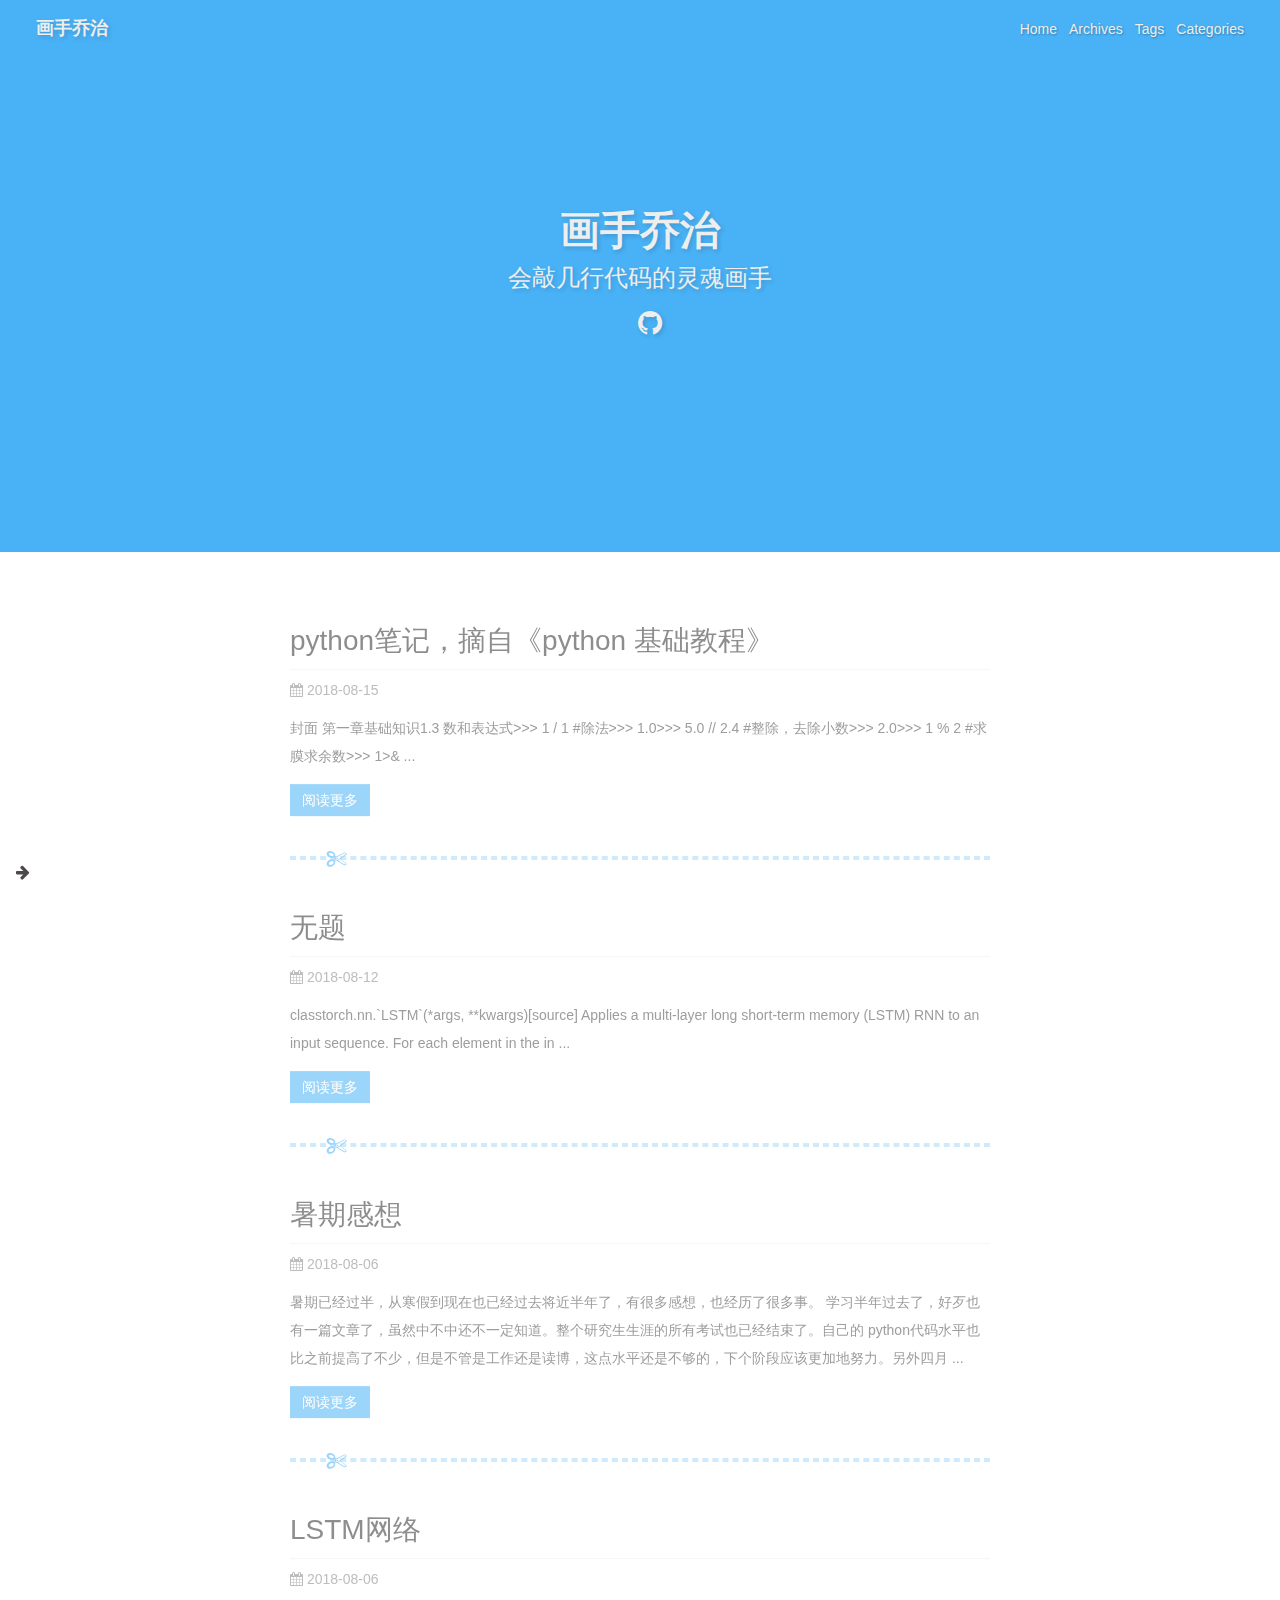
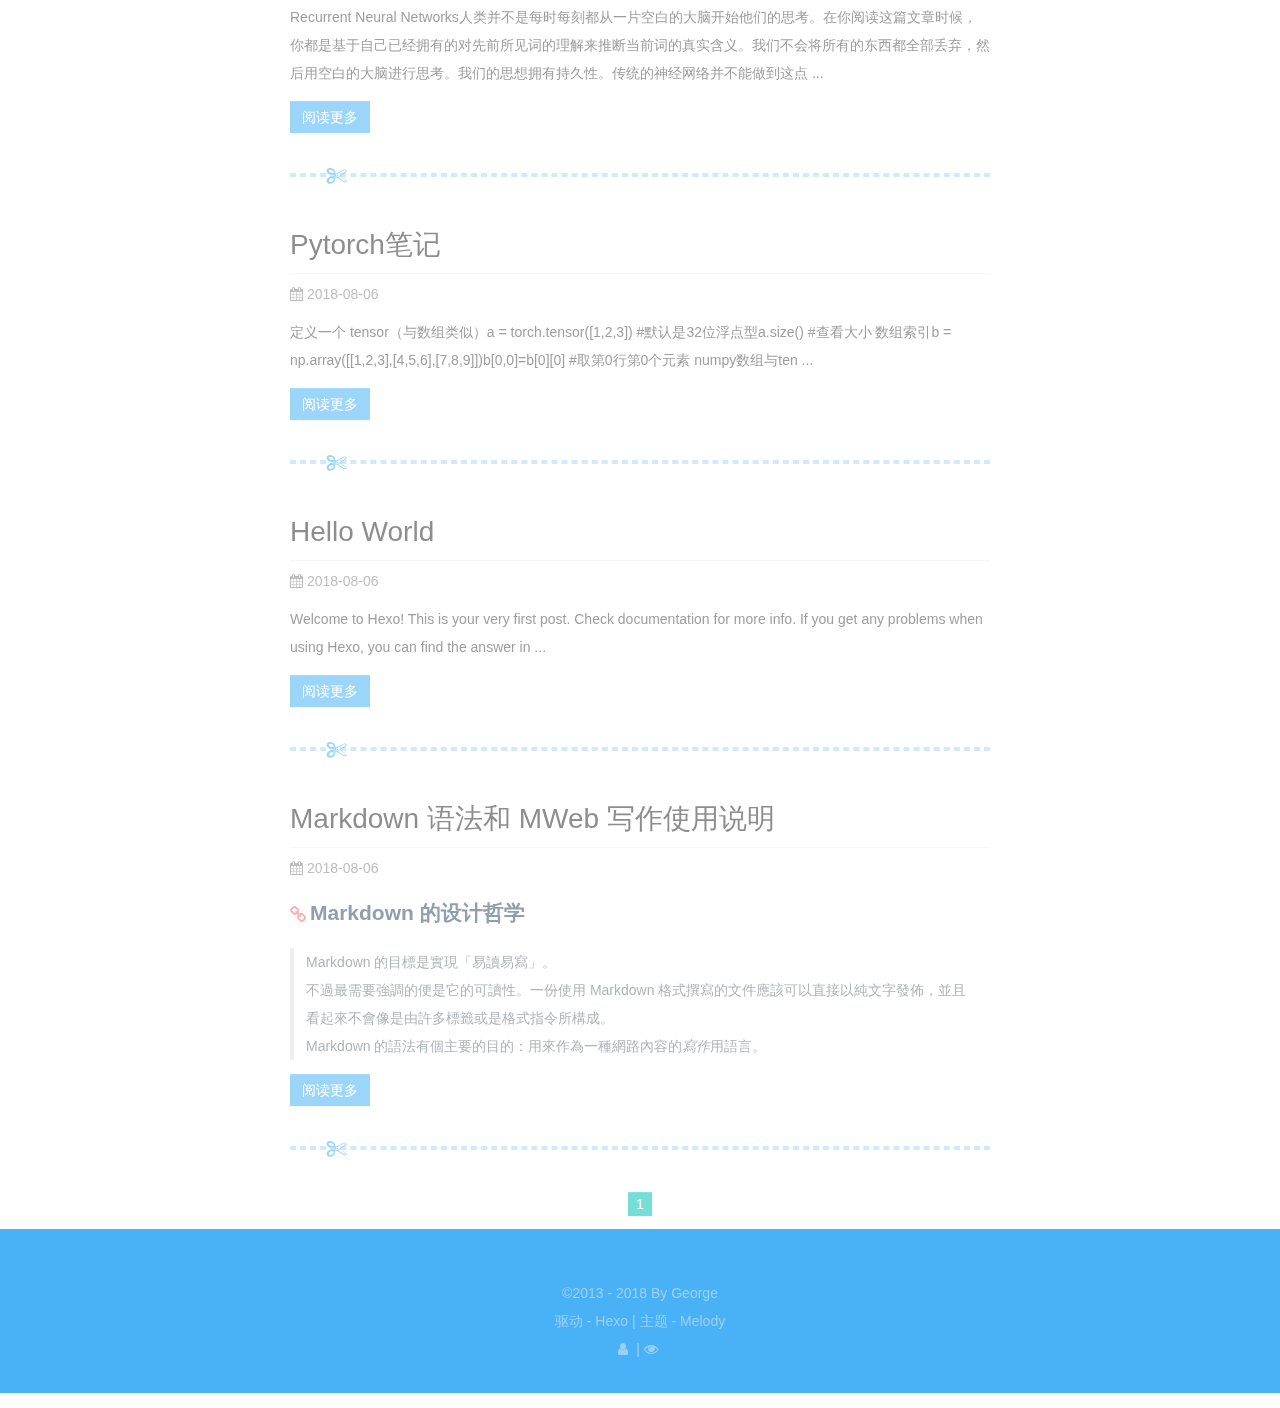
<file: index.html>
<!DOCTYPE html><html lang="zh-Hans"><head><meta charset="UTF-8"><meta http-equiv="X-UA-Compatible" content="IE=edge"><meta name="viewport" content="width=device-width, initial-scale=1, maximum-scale=1"><meta name="description" content=""><meta name="keywords" content=""><meta name="author" content="George,undefined"><meta name="copyright" content="George"><title>会敲几行代码的灵魂画手 | 画手乔治</title><link rel="shortcut icon" href="/my-favicon.ico"><link rel="stylesheet" href="/css/index.css?version=1.5.6"><link rel="stylesheet" href="https://cdn.jsdelivr.net/npm/font-awesome@4.7.0/css/font-awesome.min.css?version=1.5.6"><link rel="dns-prefetch" href="https://cdn.staticfile.org"><link rel="dns-prefetch" href="https://cdn.bootcss.com"><link rel="dns-prefetch" href="https://creativecommons.org"><script>var GLOBAL_CONFIG = { 
  root: '/',
  algolia: undefined,
  localSearch: undefined,
  copy: {
    success: '复制成功',
    error: '复制错误',
    noSupport: '浏览器不支持'
  }
} </script></head><body><i class="fa fa-arrow-right" id="toggle-sidebar" aria-hidden="true"></i><div id="sidebar"><div class="author-info"><div class="author-info__avatar text-center"><img src="/img/avatar.png"></div><div class="author-info__name text-center">George</div><div class="author-info__description text-center"></div><div class="follow-button"><a href="https://github.com/Zejun0702">Follow Me</a></div><hr><div class="author-info-articles"><a class="author-info-articles__archives article-meta" href="/archives"><span class="pull-left">文章</span><span class="pull-right">7</span></a></div></div></div><nav id="nav" style="background-image: url(https://typecho2-1252629492.cos.na-siliconvalley.myqcloud.com/background.jpg)"><div id="page-header"><span class="pull-left"> <a id="site-name" href="/">画手乔治</a></span><i class="fa fa-bars toggle-menu pull-right" aria-hidden="true"></i><span class="pull-right menus"><a class="site-page" href="/">Home</a><a class="site-page" href="/archives">Archives</a><a class="site-page" href="/tags">Tags</a><a class="site-page" href="/categories">Categories</a></span></div><div id="site-info"><div id="site-title">画手乔治</div><div id="site-sub-title">会敲几行代码的灵魂画手</div><div id="site-social-icons"><a class="social-icon" href="bzj0702@gmail.com"><i class="fa fa-class=&quot;fal fa-envelope-open&quot;"></i></a><a class="social-icon" href="https://github.com/Zejun0702"><i class="fa fa-github"></i></a></div></div></nav><div id="content-outer"><div class="layout" id="content-inner"><div class="recent-post-item article-container"><a class="article-title" href="/2018/08/15/python 笔记/">python笔记，摘自《python 基础教程》</a><time class="post-meta__date"><i class="fa fa-calendar" aria-hidden="true"></i> 2018-08-15</time><div class="content">封面
第一章基础知识1.3 数和表达式&gt;&gt;&gt; 1 / 1  #除法&gt;&gt;&gt; 1.0&gt;&gt;&gt; 5.0 // 2.4 #整除，去除小数&gt;&gt;&gt; 2.0&gt;&gt;&gt; 1 % 2 #求膜求余数&gt;&gt;&gt; 1&gt;& ...</div><a class="more" href="/2018/08/15/python 笔记/#more" style="margin-top: 14px">阅读更多</a><hr></div><div class="recent-post-item article-container"><a class="article-title" href="/2018/08/12/LSTM_pytorch/">无题</a><time class="post-meta__date"><i class="fa fa-calendar" aria-hidden="true"></i> 2018-08-12</time><div class="content">classtorch.nn.`LSTM`(*args, **kwargs)[source]
Applies a multi-layer long short-term memory (LSTM) RNN to an input sequence.
For each element in the in ...</div><a class="more" href="/2018/08/12/LSTM_pytorch/#more" style="margin-top: 14px">阅读更多</a><hr></div><div class="recent-post-item article-container"><a class="article-title" href="/2018/07/30/暑期感想/">暑期感想</a><time class="post-meta__date"><i class="fa fa-calendar" aria-hidden="true"></i> 2018-08-06</time><div class="content">暑期已经过半，从寒假到现在也已经过去将近半年了，有很多感想，也经历了很多事。
学习半年过去了，好歹也有一篇文章了，虽然中不中还不一定知道。整个研究生生涯的所有考试也已经结束了。自己的 python代码水平也比之前提高了不少，但是不管是工作还是读博，这点水平还是不够的，下个阶段应该更加地努力。另外四月 ...</div><a class="more" href="/2018/07/30/暑期感想/#more" style="margin-top: 14px">阅读更多</a><hr></div><div class="recent-post-item article-container"><a class="article-title" href="/2018/07/28/LSTM/">LSTM网络</a><time class="post-meta__date"><i class="fa fa-calendar" aria-hidden="true"></i> 2018-08-06</time><div class="content">
Recurrent Neural Networks人类并不是每时每刻都从一片空白的大脑开始他们的思考。在你阅读这篇文章时候，你都是基于自己已经拥有的对先前所见词的理解来推断当前词的真实含义。我们不会将所有的东西都全部丢弃，然后用空白的大脑进行思考。我们的思想拥有持久性。传统的神经网络并不能做到这点 ...</div><a class="more" href="/2018/07/28/LSTM/#more" style="margin-top: 14px">阅读更多</a><hr></div><div class="recent-post-item article-container"><a class="article-title" href="/2018/07/27/Pytorch笔记/">Pytorch笔记</a><time class="post-meta__date"><i class="fa fa-calendar" aria-hidden="true"></i> 2018-08-06</time><div class="content">定义一个 tensor（与数组类似）a = torch.tensor([1,2,3])  #默认是32位浮点型a.size() #查看大小
数组索引b = np.array([[1,2,3],[4,5,6],[7,8,9]])b[0,0]=b[0][0] #取第0行第0个元素
numpy数组与ten ...</div><a class="more" href="/2018/07/27/Pytorch笔记/#more" style="margin-top: 14px">阅读更多</a><hr></div><div class="recent-post-item article-container"><a class="article-title" href="/2018/07/04/hello-world/">Hello World</a><time class="post-meta__date"><i class="fa fa-calendar" aria-hidden="true"></i> 2018-08-06</time><div class="content">Welcome to Hexo! This is your very first post. Check documentation for more info. If you get any problems when using Hexo, you can find the answer in  ...</div><a class="more" href="/2018/07/04/hello-world/#more" style="margin-top: 14px">阅读更多</a><hr></div><div class="recent-post-item article-container"><a class="article-title" href="/2018/05/11/Markdown 语法和 MWeb 写作使用说明/">Markdown 语法和 MWeb 写作使用说明</a><time class="post-meta__date"><i class="fa fa-calendar" aria-hidden="true"></i> 2018-08-06</time><div class="content"><h2 id="Markdown-的设计哲学"><a href="#Markdown-的设计哲学" class="headerlink" title="Markdown 的设计哲学"></a>Markdown 的设计哲学</h2><blockquote>
<p>Markdown 的目標是實現「易讀易寫」。<br>不過最需要強調的便是它的可讀性。一份使用 Markdown 格式撰寫的文件應該可以直接以純文字發佈，並且看起來不會像是由許多標籤或是格式指令所構成。<br>Markdown 的語法有個主要的目的：用來作為一種網路內容的<em>寫作</em>用語言。</p>
</blockquote></div><a class="more" href="/2018/05/11/Markdown 语法和 MWeb 写作使用说明/#more">阅读更多</a><hr></div><nav id="pagination"><div class="pagination"><span class="page-number current">1</span></div></nav></div></div><footer><div class="layout" id="footer"><div class="copyright">&copy;2013 - 2018 By George</div><div class="framework-info"><span>驱动 - </span><a href="http://hexo.io"><span>Hexo</span></a><span class="footer-separator">|</span><span>主题 - </span><a href="https://github.com/Molunerfinn/hexo-theme-melody"><span>Melody</span></a></div><div class="busuanzi"><script async src="//dn-lbstatics.qbox.me/busuanzi/2.3/busuanzi.pure.mini.js"></script><span id="busuanzi_container_site_uv"><i class="fa fa-user"></i><span id="busuanzi_value_site_uv"></span><span></span></span><span class="footer-separator">|</span><span id="busuanzi_container_site_pv"><i class="fa fa-eye"></i><span id="busuanzi_value_site_pv"></span><span></span></span></div></div></footer><i class="fa fa-arrow-up" id="go-up" aria-hidden="true"></i><script src="/js/third-party/anime.min.js"></script><script src="/js/third-party/jquery.min.js"></script><script src="/js/third-party/jquery.fancybox.min.js"></script><script src="/js/third-party/velocity.min.js"></script><script src="/js/third-party/velocity.ui.min.js"></script><script src="/js/utils.js?version=1.5.6"></script><script src="/js/fancybox.js?version=1.5.6"></script><script src="/js/sidebar.js?version=1.5.6"></script><script src="/js/copy.js?version=1.5.6"></script><script src="/js/fireworks.js?version=1.5.6"></script><script src="/js/transition.js?version=1.5.6"></script><script src="/js/scroll.js?version=1.5.6"></script><script src="/js/head.js?version=1.5.6"></script></body></html>
</file>
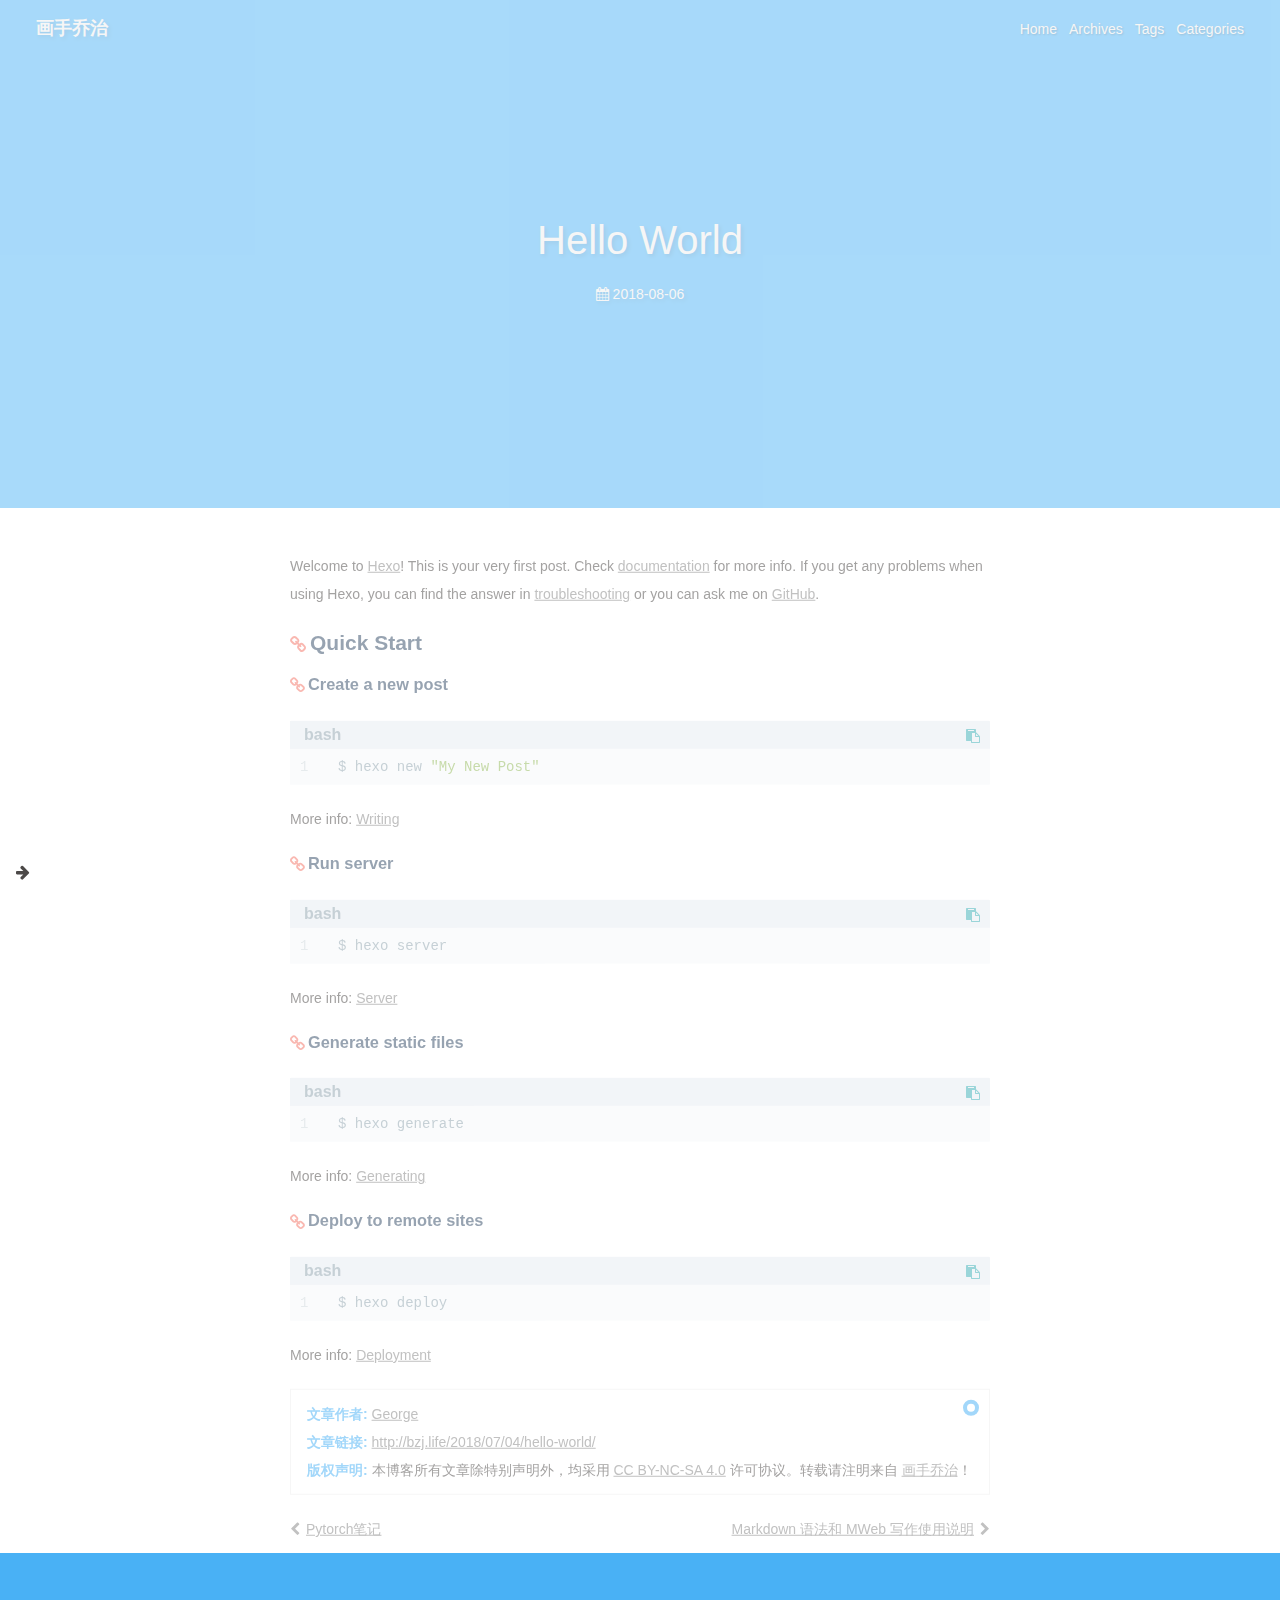
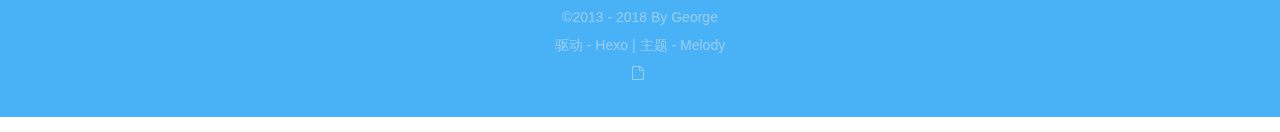
<file: 2018/07/04/hello-world/index.html>
<!DOCTYPE html><html lang="zh-Hans"><head><meta charset="UTF-8"><meta http-equiv="X-UA-Compatible" content="IE=edge"><meta name="viewport" content="width=device-width, initial-scale=1, maximum-scale=1"><meta name="description" content="Hello World"><meta name="keywords" content=""><meta name="author" content="George,undefined"><meta name="copyright" content="George"><title>Hello World | 画手乔治</title><link rel="shortcut icon" href="/my-favicon.ico"><link rel="stylesheet" href="/css/index.css?version=1.5.6"><link rel="stylesheet" href="https://cdn.jsdelivr.net/npm/font-awesome@4.7.0/css/font-awesome.min.css?version=1.5.6"><link rel="dns-prefetch" href="https://cdn.staticfile.org"><link rel="dns-prefetch" href="https://cdn.bootcss.com"><link rel="dns-prefetch" href="https://creativecommons.org"><script>var GLOBAL_CONFIG = { 
  root: '/',
  algolia: undefined,
  localSearch: undefined,
  copy: {
    success: '复制成功',
    error: '复制错误',
    noSupport: '浏览器不支持'
  }
} </script></head><body><i class="fa fa-arrow-right" id="toggle-sidebar" aria-hidden="true"></i><div id="sidebar"><div class="toggle-sidebar-info text-center"><span data-toggle="切换文章详情">切换站点概览</span><hr></div><div class="sidebar-toc"><div class="sidebar-toc__title">目录</div><div class="sidebar-toc__progress"><span class="progress-notice">你已经读了</span><span class="progress-num">0</span><span class="progress-percentage">%</span><div class="sidebar-toc__progress-bar"></div></div><div class="sidebar-toc__content"><ol class="toc"><li class="toc-item toc-level-2"><a class="toc-link" href="#Quick-Start"><span class="toc-number">1.</span> <span class="toc-text">Quick Start</span></a><ol class="toc-child"><li class="toc-item toc-level-3"><a class="toc-link" href="#Create-a-new-post"><span class="toc-number">1.1.</span> <span class="toc-text">Create a new post</span></a></li><li class="toc-item toc-level-3"><a class="toc-link" href="#Run-server"><span class="toc-number">1.2.</span> <span class="toc-text">Run server</span></a></li><li class="toc-item toc-level-3"><a class="toc-link" href="#Generate-static-files"><span class="toc-number">1.3.</span> <span class="toc-text">Generate static files</span></a></li><li class="toc-item toc-level-3"><a class="toc-link" href="#Deploy-to-remote-sites"><span class="toc-number">1.4.</span> <span class="toc-text">Deploy to remote sites</span></a></li></ol></li></ol></div></div><div class="author-info hide"><div class="author-info__avatar text-center"><img src="/img/avatar.png"></div><div class="author-info__name text-center">George</div><div class="author-info__description text-center"></div><div class="follow-button"><a href="https://github.com/Zejun0702">Follow Me</a></div><hr><div class="author-info-articles"><a class="author-info-articles__archives article-meta" href="/archives"><span class="pull-left">文章</span><span class="pull-right">7</span></a></div></div></div><div id="content-outer"><div id="top-container" style="background-image: url(https://typecho2-1252629492.cos.na-siliconvalley.myqcloud.com/background.jpg)"><div id="page-header"><span class="pull-left"> <a id="site-name" href="/">画手乔治</a></span><i class="fa fa-bars toggle-menu pull-right" aria-hidden="true"></i><span class="pull-right menus"><a class="site-page" href="/">Home</a><a class="site-page" href="/archives">Archives</a><a class="site-page" href="/tags">Tags</a><a class="site-page" href="/categories">Categories</a></span></div><div id="post-info"><div id="post-title">Hello World</div><div id="post-meta"><time class="post-meta__date"><i class="fa fa-calendar" aria-hidden="true"></i> 2018-08-06</time></div></div></div><div class="layout" id="content-inner"><article id="post"><div class="article-container" id="post-content"><p>Welcome to <a href="https://hexo.io/" target="_blank" rel="noopener">Hexo</a>! This is your very first post. Check <a href="https://hexo.io/docs/" target="_blank" rel="noopener">documentation</a> for more info. If you get any problems when using Hexo, you can find the answer in <a href="https://hexo.io/docs/troubleshooting.html" target="_blank" rel="noopener">troubleshooting</a> or you can ask me on <a href="https://github.com/hexojs/hexo/issues" target="_blank" rel="noopener">GitHub</a>.</p>
<h2 id="Quick-Start"><a href="#Quick-Start" class="headerlink" title="Quick Start"></a>Quick Start</h2><h3 id="Create-a-new-post"><a href="#Create-a-new-post" class="headerlink" title="Create a new post"></a>Create a new post</h3><figure class="highlight bash"><table><tr><td class="code"><pre><span class="line">$ hexo new <span class="string">"My New Post"</span></span><br></pre></td></tr></table></figure>
<p>More info: <a href="https://hexo.io/docs/writing.html" target="_blank" rel="noopener">Writing</a></p>
<h3 id="Run-server"><a href="#Run-server" class="headerlink" title="Run server"></a>Run server</h3><figure class="highlight bash"><table><tr><td class="code"><pre><span class="line">$ hexo server</span><br></pre></td></tr></table></figure>
<p>More info: <a href="https://hexo.io/docs/server.html" target="_blank" rel="noopener">Server</a></p>
<h3 id="Generate-static-files"><a href="#Generate-static-files" class="headerlink" title="Generate static files"></a>Generate static files</h3><figure class="highlight bash"><table><tr><td class="code"><pre><span class="line">$ hexo generate</span><br></pre></td></tr></table></figure>
<p>More info: <a href="https://hexo.io/docs/generating.html" target="_blank" rel="noopener">Generating</a></p>
<h3 id="Deploy-to-remote-sites"><a href="#Deploy-to-remote-sites" class="headerlink" title="Deploy to remote sites"></a>Deploy to remote sites</h3><figure class="highlight bash"><table><tr><td class="code"><pre><span class="line">$ hexo deploy</span><br></pre></td></tr></table></figure>
<p>More info: <a href="https://hexo.io/docs/deployment.html" target="_blank" rel="noopener">Deployment</a></p>
</div></article><div class="post-copyright"><div class="post-copyright__author"><span class="post-copyright-meta">文章作者: </span><span class="post-copyright-info"><a href="mailto:undefined">George</a></span></div><div class="post-copyright__type"><span class="post-copyright-meta">文章链接: </span><span class="post-copyright-info"><a href="http://bzj.life/2018/07/04/hello-world/">http://bzj.life/2018/07/04/hello-world/</a></span></div><div class="post-copyright__notice"><span class="post-copyright-meta">版权声明: </span><span class="post-copyright-info">本博客所有文章除特别声明外，均采用 <a href="https://creativecommons.org/licenses/by-nc-sa/4.0/">CC BY-NC-SA 4.0</a> 许可协议。转载请注明来自 <a href="http://bzj.life">画手乔治</a>！</span></div></div><div class="post-meta__tag-list"></div><nav id="pagination"><div class="prev-post pull-left"><a href="/2018/07/27/Pytorch笔记/"><i class="fa fa-chevron-left">  </i><span>Pytorch笔记</span></a></div><div class="next-post pull-right"><a href="/2018/05/11/Markdown 语法和 MWeb 写作使用说明/"><span>Markdown 语法和 MWeb 写作使用说明</span><i class="fa fa-chevron-right"></i></a></div></nav></div></div><footer><div class="layout" id="footer"><div class="copyright">&copy;2013 - 2018 By George</div><div class="framework-info"><span>驱动 - </span><a href="http://hexo.io"><span>Hexo</span></a><span class="footer-separator">|</span><span>主题 - </span><a href="https://github.com/Molunerfinn/hexo-theme-melody"><span>Melody</span></a></div><div class="busuanzi"><script async src="//dn-lbstatics.qbox.me/busuanzi/2.3/busuanzi.pure.mini.js"></script><span id="busuanzi_container_page_pv"><i class="fa fa-file-o"></i><span id="busuanzi_value_page_pv"></span><span></span></span></div></div></footer><i class="fa fa-arrow-up" id="go-up" aria-hidden="true"></i><script src="/js/third-party/anime.min.js"></script><script src="/js/third-party/jquery.min.js"></script><script src="/js/third-party/jquery.fancybox.min.js"></script><script src="/js/third-party/velocity.min.js"></script><script src="/js/third-party/velocity.ui.min.js"></script><script src="/js/utils.js?version=1.5.6"></script><script src="/js/fancybox.js?version=1.5.6"></script><script src="/js/sidebar.js?version=1.5.6"></script><script src="/js/copy.js?version=1.5.6"></script><script src="/js/fireworks.js?version=1.5.6"></script><script src="/js/transition.js?version=1.5.6"></script><script src="/js/scroll.js?version=1.5.6"></script><script src="/js/head.js?version=1.5.6"></script></body></html>
</file>
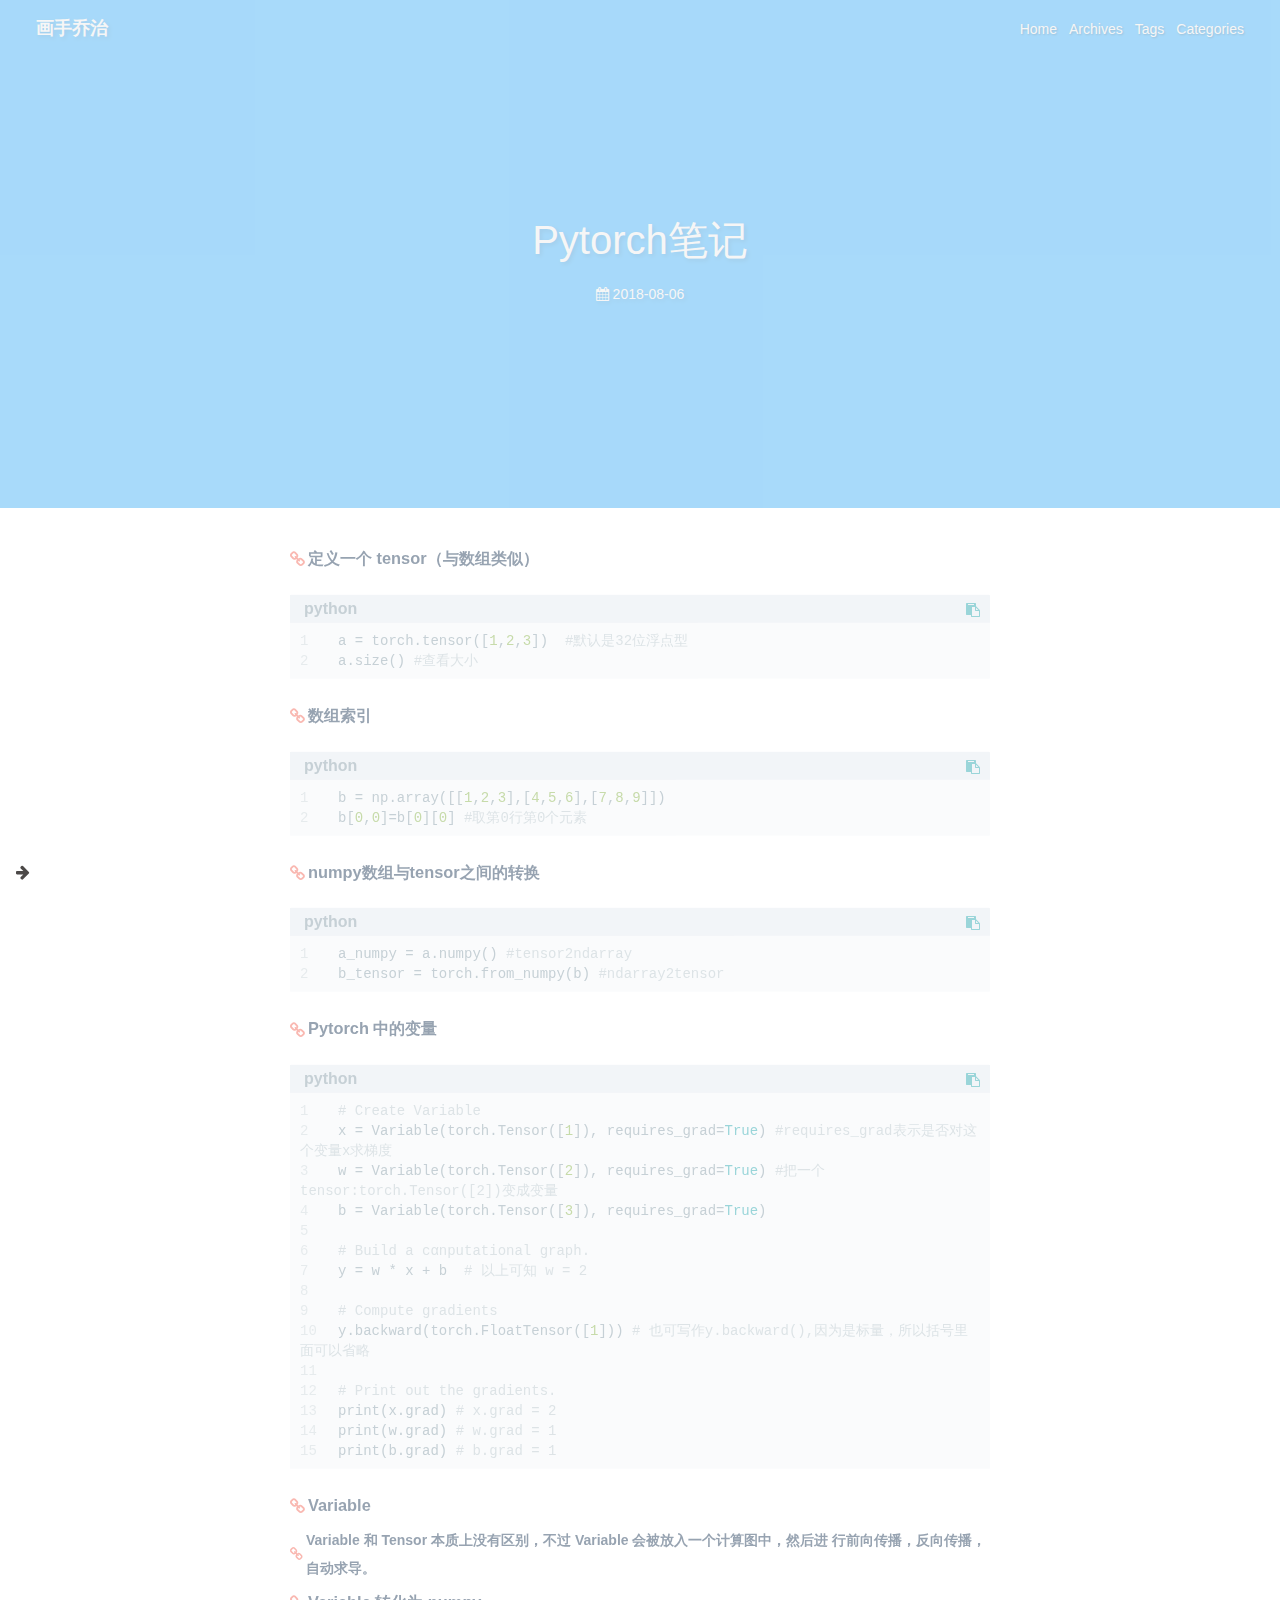
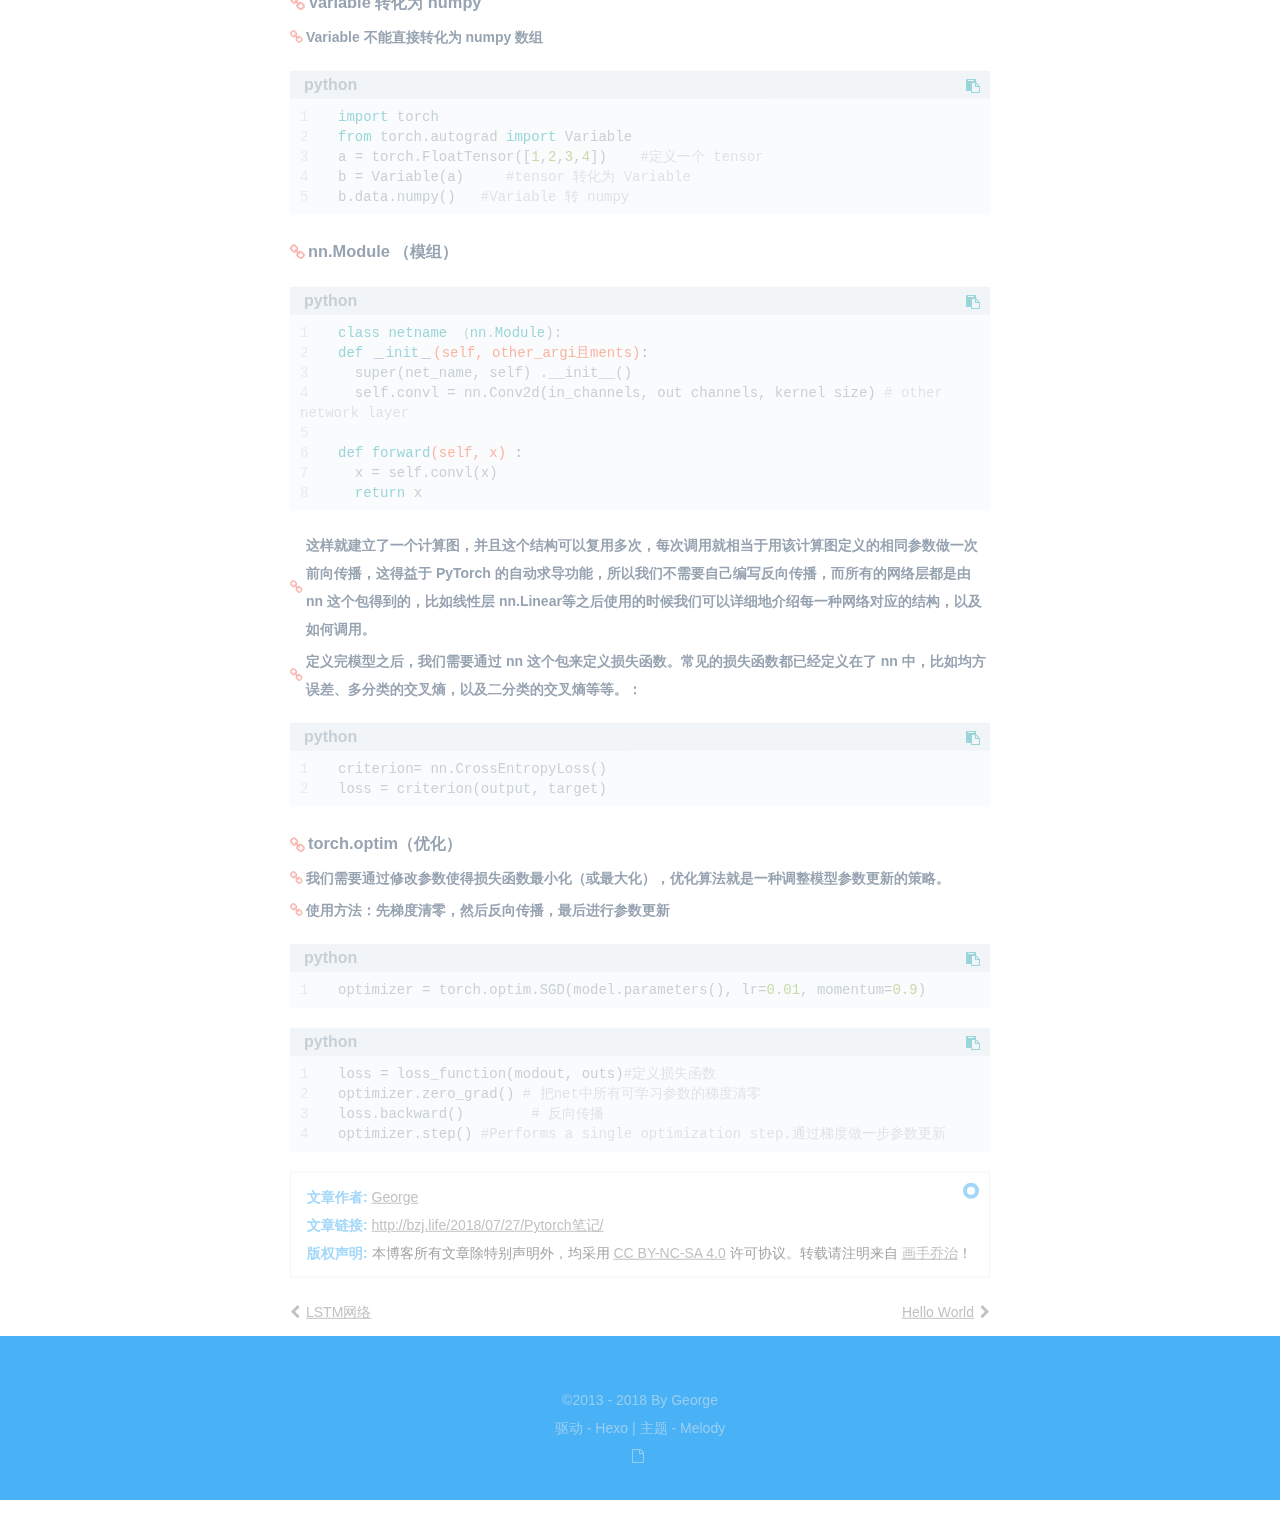
<file: 2018/07/27/Pytorch笔记/index.html>
<!DOCTYPE html><html lang="zh-Hans"><head><meta charset="UTF-8"><meta http-equiv="X-UA-Compatible" content="IE=edge"><meta name="viewport" content="width=device-width, initial-scale=1, maximum-scale=1"><meta name="description" content="Pytorch笔记"><meta name="keywords" content=""><meta name="author" content="George,undefined"><meta name="copyright" content="George"><title>Pytorch笔记 | 画手乔治</title><link rel="shortcut icon" href="/my-favicon.ico"><link rel="stylesheet" href="/css/index.css?version=1.5.6"><link rel="stylesheet" href="https://cdn.jsdelivr.net/npm/font-awesome@4.7.0/css/font-awesome.min.css?version=1.5.6"><link rel="dns-prefetch" href="https://cdn.staticfile.org"><link rel="dns-prefetch" href="https://cdn.bootcss.com"><link rel="dns-prefetch" href="https://creativecommons.org"><script>var GLOBAL_CONFIG = { 
  root: '/',
  algolia: undefined,
  localSearch: undefined,
  copy: {
    success: '复制成功',
    error: '复制错误',
    noSupport: '浏览器不支持'
  }
} </script></head><body><i class="fa fa-arrow-right" id="toggle-sidebar" aria-hidden="true"></i><div id="sidebar"><div class="toggle-sidebar-info text-center"><span data-toggle="切换文章详情">切换站点概览</span><hr></div><div class="sidebar-toc"><div class="sidebar-toc__title">目录</div><div class="sidebar-toc__progress"><span class="progress-notice">你已经读了</span><span class="progress-num">0</span><span class="progress-percentage">%</span><div class="sidebar-toc__progress-bar"></div></div><div class="sidebar-toc__content"><ol class="toc"><li class="toc-item toc-level-3"><a class="toc-link" href="#定义一个-tensor（与数组类似）"><span class="toc-number">1.</span> <span class="toc-text">定义一个 tensor（与数组类似）</span></a></li><li class="toc-item toc-level-3"><a class="toc-link" href="#数组索引"><span class="toc-number">2.</span> <span class="toc-text">数组索引</span></a></li><li class="toc-item toc-level-3"><a class="toc-link" href="#numpy数组与tensor之间的转换"><span class="toc-number">3.</span> <span class="toc-text">numpy数组与tensor之间的转换</span></a></li><li class="toc-item toc-level-3"><a class="toc-link" href="#Pytorch-中的变量"><span class="toc-number">4.</span> <span class="toc-text">Pytorch 中的变量</span></a></li><li class="toc-item toc-level-3"><a class="toc-link" href="#Variable"><span class="toc-number">5.</span> <span class="toc-text">Variable</span></a><ol class="toc-child"><li class="toc-item toc-level-4"><a class="toc-link" href="#Variable-和-Tensor-本质上没有区别，不过-Variable-会被放入一个计算图中，然后进-行前向传播，反向传播，自动求导。"><span class="toc-number">5.1.</span> <span class="toc-text">Variable 和 Tensor 本质上没有区别，不过 Variable 会被放入一个计算图中，然后进 行前向传播，反向传播，自动求导。</span></a></li></ol></li><li class="toc-item toc-level-3"><a class="toc-link" href="#Variable-转化为-numpy"><span class="toc-number">6.</span> <span class="toc-text">Variable 转化为 numpy</span></a><ol class="toc-child"><li class="toc-item toc-level-4"><a class="toc-link" href="#Variable-不能直接转化为-numpy-数组"><span class="toc-number">6.1.</span> <span class="toc-text">Variable 不能直接转化为 numpy 数组</span></a></li></ol></li><li class="toc-item toc-level-3"><a class="toc-link" href="#nn-Module-（模组）"><span class="toc-number">7.</span> <span class="toc-text">nn.Module （模组）</span></a><ol class="toc-child"><li class="toc-item toc-level-4"><a class="toc-link" href="#这样就建立了一个计算图，并且这个结构可以复用多次，每次调用就相当于用该计算图定义的相同参数做一次前向传播，这得益于-PyTorch-的自动求导功能，所以我们不需要自己编写反向传播，而所有的网络层都是由-nn-这个包得到的，比如线性层-nn-Linear等之后使用的时候我们可以详细地介绍每一种网络对应的结构，以及如何调用。"><span class="toc-number">7.1.</span> <span class="toc-text">这样就建立了一个计算图，并且这个结构可以复用多次，每次调用就相当于用该计算图定义的相同参数做一次前向传播，这得益于 PyTorch 的自动求导功能，所以我们不需要自己编写反向传播，而所有的网络层都是由 nn 这个包得到的，比如线性层 nn.Linear等之后使用的时候我们可以详细地介绍每一种网络对应的结构，以及如何调用。</span></a></li><li class="toc-item toc-level-4"><a class="toc-link" href="#定义完模型之后，我们需要通过-nn-这个包来定义损失函数。常见的损失函数都已经定义在了-nn-中，比如均方误差、多分类的交叉熵，以及二分类的交叉熵等等。："><span class="toc-number">7.2.</span> <span class="toc-text">定义完模型之后，我们需要通过 nn 这个包来定义损失函数。常见的损失函数都已经定义在了 nn 中，比如均方误差、多分类的交叉熵，以及二分类的交叉熵等等。：</span></a></li></ol></li><li class="toc-item toc-level-3"><a class="toc-link" href="#torch-optim（优化）"><span class="toc-number">8.</span> <span class="toc-text">torch.optim（优化）</span></a><ol class="toc-child"><li class="toc-item toc-level-4"><a class="toc-link" href="#我们需要通过修改参数使得损失函数最小化（或最大化），优化算法就是一种调整模型参数更新的策略。"><span class="toc-number">8.1.</span> <span class="toc-text">我们需要通过修改参数使得损失函数最小化（或最大化），优化算法就是一种调整模型参数更新的策略。</span></a></li><li class="toc-item toc-level-4"><a class="toc-link" href="#使用方法：先梯度清零，然后反向传播，最后进行参数更新"><span class="toc-number">8.2.</span> <span class="toc-text">使用方法：先梯度清零，然后反向传播，最后进行参数更新</span></a></li></ol></li></ol></div></div><div class="author-info hide"><div class="author-info__avatar text-center"><img src="/img/avatar.png"></div><div class="author-info__name text-center">George</div><div class="author-info__description text-center"></div><div class="follow-button"><a href="https://github.com/Zejun0702">Follow Me</a></div><hr><div class="author-info-articles"><a class="author-info-articles__archives article-meta" href="/archives"><span class="pull-left">文章</span><span class="pull-right">7</span></a></div></div></div><div id="content-outer"><div id="top-container" style="background-image: url(https://typecho2-1252629492.cos.na-siliconvalley.myqcloud.com/background.jpg)"><div id="page-header"><span class="pull-left"> <a id="site-name" href="/">画手乔治</a></span><i class="fa fa-bars toggle-menu pull-right" aria-hidden="true"></i><span class="pull-right menus"><a class="site-page" href="/">Home</a><a class="site-page" href="/archives">Archives</a><a class="site-page" href="/tags">Tags</a><a class="site-page" href="/categories">Categories</a></span></div><div id="post-info"><div id="post-title">Pytorch笔记</div><div id="post-meta"><time class="post-meta__date"><i class="fa fa-calendar" aria-hidden="true"></i> 2018-08-06</time></div></div></div><div class="layout" id="content-inner"><article id="post"><div class="article-container" id="post-content"><h3 id="定义一个-tensor（与数组类似）"><a href="#定义一个-tensor（与数组类似）" class="headerlink" title="定义一个 tensor（与数组类似）"></a>定义一个 tensor（与数组类似）</h3><figure class="highlight python"><table><tr><td class="code"><pre><span class="line">a = torch.tensor([<span class="number">1</span>,<span class="number">2</span>,<span class="number">3</span>])  <span class="comment">#默认是32位浮点型</span></span><br><span class="line">a.size() <span class="comment">#查看大小</span></span><br></pre></td></tr></table></figure>
<h3 id="数组索引"><a href="#数组索引" class="headerlink" title="数组索引"></a>数组索引</h3><figure class="highlight python"><table><tr><td class="code"><pre><span class="line">b = np.array([[<span class="number">1</span>,<span class="number">2</span>,<span class="number">3</span>],[<span class="number">4</span>,<span class="number">5</span>,<span class="number">6</span>],[<span class="number">7</span>,<span class="number">8</span>,<span class="number">9</span>]])</span><br><span class="line">b[<span class="number">0</span>,<span class="number">0</span>]=b[<span class="number">0</span>][<span class="number">0</span>] <span class="comment">#取第0行第0个元素</span></span><br></pre></td></tr></table></figure>
<h3 id="numpy数组与tensor之间的转换"><a href="#numpy数组与tensor之间的转换" class="headerlink" title="numpy数组与tensor之间的转换"></a>numpy数组与tensor之间的转换</h3><figure class="highlight python"><table><tr><td class="code"><pre><span class="line">a_numpy = a.numpy() <span class="comment">#tensor2ndarray</span></span><br><span class="line">b_tensor = torch.from_numpy(b) <span class="comment">#ndarray2tensor</span></span><br></pre></td></tr></table></figure>
<h3 id="Pytorch-中的变量"><a href="#Pytorch-中的变量" class="headerlink" title="Pytorch 中的变量"></a>Pytorch 中的变量</h3><figure class="highlight python"><table><tr><td class="code"><pre><span class="line"><span class="comment"># Create Variable </span></span><br><span class="line">x = Variable(torch.Tensor([<span class="number">1</span>]), requires_grad=<span class="keyword">True</span>) <span class="comment">#requires_grad表示是否对这个变量x求梯度</span></span><br><span class="line">w = Variable(torch.Tensor([<span class="number">2</span>]), requires_grad=<span class="keyword">True</span>) <span class="comment">#把一个tensor:torch.Tensor([2])变成变量</span></span><br><span class="line">b = Variable(torch.Tensor([<span class="number">3</span>]), requires_grad=<span class="keyword">True</span>)</span><br><span class="line"></span><br><span class="line"><span class="comment"># Build a cαnputational graph.</span></span><br><span class="line">y = w * x + b  <span class="comment"># 以上可知 w = 2</span></span><br><span class="line"></span><br><span class="line"><span class="comment"># Compute gradients </span></span><br><span class="line">y.backward(torch.FloatTensor([<span class="number">1</span>])) <span class="comment"># 也可写作y.backward(),因为是标量，所以括号里面可以省略</span></span><br><span class="line"></span><br><span class="line"><span class="comment"># Print out the gradients.</span></span><br><span class="line">print(x.grad) <span class="comment"># x.grad = 2 </span></span><br><span class="line">print(w.grad) <span class="comment"># w.grad = 1 </span></span><br><span class="line">print(b.grad) <span class="comment"># b.grad = 1</span></span><br></pre></td></tr></table></figure>
<h3 id="Variable"><a href="#Variable" class="headerlink" title="Variable"></a>Variable</h3><h4 id="Variable-和-Tensor-本质上没有区别，不过-Variable-会被放入一个计算图中，然后进-行前向传播，反向传播，自动求导。"><a href="#Variable-和-Tensor-本质上没有区别，不过-Variable-会被放入一个计算图中，然后进-行前向传播，反向传播，自动求导。" class="headerlink" title="Variable 和 Tensor 本质上没有区别，不过 Variable 会被放入一个计算图中，然后进 行前向传播，反向传播，自动求导。"></a>Variable 和 Tensor 本质上没有区别，不过 Variable 会被放入一个计算图中，然后进 行前向传播，反向传播，自动求导。</h4><h3 id="Variable-转化为-numpy"><a href="#Variable-转化为-numpy" class="headerlink" title="Variable 转化为 numpy"></a>Variable 转化为 numpy</h3><h4 id="Variable-不能直接转化为-numpy-数组"><a href="#Variable-不能直接转化为-numpy-数组" class="headerlink" title="Variable 不能直接转化为 numpy 数组"></a>Variable 不能直接转化为 numpy 数组</h4><figure class="highlight python"><table><tr><td class="code"><pre><span class="line"><span class="keyword">import</span> torch</span><br><span class="line"><span class="keyword">from</span> torch.autograd <span class="keyword">import</span> Variable</span><br><span class="line">a = torch.FloatTensor([<span class="number">1</span>,<span class="number">2</span>,<span class="number">3</span>,<span class="number">4</span>])    <span class="comment">#定义一个 tensor</span></span><br><span class="line">b = Variable(a)     <span class="comment">#tensor 转化为 Variable</span></span><br><span class="line">b.data.numpy()   <span class="comment">#Variable 转 numpy</span></span><br></pre></td></tr></table></figure>
<h3 id="nn-Module-（模组）"><a href="#nn-Module-（模组）" class="headerlink" title="nn.Module （模组）"></a>nn.Module （模组）</h3><figure class="highlight python"><table><tr><td class="code"><pre><span class="line"><span class="class"><span class="keyword">class</span> <span class="title">netname</span> （<span class="title">nn</span>.<span class="title">Module</span>):</span></span><br><span class="line"><span class="function"><span class="keyword">def</span> ＿<span class="title">init</span>＿<span class="params">(self, other_argi且ments)</span>:</span></span><br><span class="line">  super(net_name, self) .__init__() </span><br><span class="line">  self.convl = nn.Conv2d(in_channels, out channels, kernel size) <span class="comment"># other network layer</span></span><br><span class="line"></span><br><span class="line"><span class="function"><span class="keyword">def</span> <span class="title">forward</span><span class="params">(self, x)</span> :</span></span><br><span class="line">  x = self.convl(x)</span><br><span class="line">  <span class="keyword">return</span> x</span><br></pre></td></tr></table></figure>
<h4 id="这样就建立了一个计算图，并且这个结构可以复用多次，每次调用就相当于用该计算图定义的相同参数做一次前向传播，这得益于-PyTorch-的自动求导功能，所以我们不需要自己编写反向传播，而所有的网络层都是由-nn-这个包得到的，比如线性层-nn-Linear等之后使用的时候我们可以详细地介绍每一种网络对应的结构，以及如何调用。"><a href="#这样就建立了一个计算图，并且这个结构可以复用多次，每次调用就相当于用该计算图定义的相同参数做一次前向传播，这得益于-PyTorch-的自动求导功能，所以我们不需要自己编写反向传播，而所有的网络层都是由-nn-这个包得到的，比如线性层-nn-Linear等之后使用的时候我们可以详细地介绍每一种网络对应的结构，以及如何调用。" class="headerlink" title="这样就建立了一个计算图，并且这个结构可以复用多次，每次调用就相当于用该计算图定义的相同参数做一次前向传播，这得益于 PyTorch 的自动求导功能，所以我们不需要自己编写反向传播，而所有的网络层都是由 nn 这个包得到的，比如线性层 nn.Linear等之后使用的时候我们可以详细地介绍每一种网络对应的结构，以及如何调用。"></a>这样就建立了一个计算图，并且这个结构可以<strong>复用多次</strong>，<strong>每次调用就相当于用该计算图定义的相同参数做一次前向传播</strong>，这得益于 PyTorch 的自动求导功能，所以我们不需要自己编写反向传播，而所有的网络层都是由 nn 这个包得到的，比如线性层 nn.Linear等之后使用的时候我们可以详细地介绍每一种网络对应的结构，以及如何调用。</h4><h4 id="定义完模型之后，我们需要通过-nn-这个包来定义损失函数。常见的损失函数都已经定义在了-nn-中，比如均方误差、多分类的交叉熵，以及二分类的交叉熵等等。："><a href="#定义完模型之后，我们需要通过-nn-这个包来定义损失函数。常见的损失函数都已经定义在了-nn-中，比如均方误差、多分类的交叉熵，以及二分类的交叉熵等等。：" class="headerlink" title="定义完模型之后，我们需要通过 nn 这个包来定义损失函数。常见的损失函数都已经定义在了 nn 中，比如均方误差、多分类的交叉熵，以及二分类的交叉熵等等。："></a>定义完模型之后，我们需要通过 nn 这个包来定义损失函数。常见的损失函数都已经定义在了 nn 中，比如均方误差、多分类的交叉熵，以及二分类的交叉熵等等。：</h4><figure class="highlight python"><table><tr><td class="code"><pre><span class="line">criterion= nn.CrossEntropyLoss() </span><br><span class="line">loss = criterion(output, target)</span><br></pre></td></tr></table></figure>
<h3 id="torch-optim（优化）"><a href="#torch-optim（优化）" class="headerlink" title="torch.optim（优化）"></a>torch.optim（优化）</h3><h4 id="我们需要通过修改参数使得损失函数最小化（或最大化），优化算法就是一种调整模型参数更新的策略。"><a href="#我们需要通过修改参数使得损失函数最小化（或最大化），优化算法就是一种调整模型参数更新的策略。" class="headerlink" title="我们需要通过修改参数使得损失函数最小化（或最大化），优化算法就是一种调整模型参数更新的策略。"></a>我们需要通过修改参数使得损失函数最小化（或最大化），优化算法就是一种调整模型参数更新的策略。</h4><h4 id="使用方法：先梯度清零，然后反向传播，最后进行参数更新"><a href="#使用方法：先梯度清零，然后反向传播，最后进行参数更新" class="headerlink" title="使用方法：先梯度清零，然后反向传播，最后进行参数更新"></a>使用方法：先梯度清零，然后反向传播，最后进行参数更新</h4><figure class="highlight python"><table><tr><td class="code"><pre><span class="line">optimizer = torch.optim.SGD(model.parameters(), lr=<span class="number">0.01</span>, momentum=<span class="number">0.9</span>)</span><br></pre></td></tr></table></figure>
<figure class="highlight python"><table><tr><td class="code"><pre><span class="line">loss = loss_function(modout, outs)<span class="comment">#定义损失函数</span></span><br><span class="line">optimizer.zero_grad() <span class="comment"># 把net中所有可学习参数的梯度清零</span></span><br><span class="line">loss.backward()        <span class="comment"># 反向传播</span></span><br><span class="line">optimizer.step() <span class="comment">#Performs a single optimization step.通过梯度做一步参数更新</span></span><br></pre></td></tr></table></figure>
</div></article><div class="post-copyright"><div class="post-copyright__author"><span class="post-copyright-meta">文章作者: </span><span class="post-copyright-info"><a href="mailto:undefined">George</a></span></div><div class="post-copyright__type"><span class="post-copyright-meta">文章链接: </span><span class="post-copyright-info"><a href="http://bzj.life/2018/07/27/Pytorch笔记/">http://bzj.life/2018/07/27/Pytorch笔记/</a></span></div><div class="post-copyright__notice"><span class="post-copyright-meta">版权声明: </span><span class="post-copyright-info">本博客所有文章除特别声明外，均采用 <a href="https://creativecommons.org/licenses/by-nc-sa/4.0/">CC BY-NC-SA 4.0</a> 许可协议。转载请注明来自 <a href="http://bzj.life">画手乔治</a>！</span></div></div><div class="post-meta__tag-list"></div><nav id="pagination"><div class="prev-post pull-left"><a href="/2018/07/28/LSTM/"><i class="fa fa-chevron-left">  </i><span>LSTM网络</span></a></div><div class="next-post pull-right"><a href="/2018/07/04/hello-world/"><span>Hello World</span><i class="fa fa-chevron-right"></i></a></div></nav></div></div><footer><div class="layout" id="footer"><div class="copyright">&copy;2013 - 2018 By George</div><div class="framework-info"><span>驱动 - </span><a href="http://hexo.io"><span>Hexo</span></a><span class="footer-separator">|</span><span>主题 - </span><a href="https://github.com/Molunerfinn/hexo-theme-melody"><span>Melody</span></a></div><div class="busuanzi"><script async src="//dn-lbstatics.qbox.me/busuanzi/2.3/busuanzi.pure.mini.js"></script><span id="busuanzi_container_page_pv"><i class="fa fa-file-o"></i><span id="busuanzi_value_page_pv"></span><span></span></span></div></div></footer><i class="fa fa-arrow-up" id="go-up" aria-hidden="true"></i><script src="/js/third-party/anime.min.js"></script><script src="/js/third-party/jquery.min.js"></script><script src="/js/third-party/jquery.fancybox.min.js"></script><script src="/js/third-party/velocity.min.js"></script><script src="/js/third-party/velocity.ui.min.js"></script><script src="/js/utils.js?version=1.5.6"></script><script src="/js/fancybox.js?version=1.5.6"></script><script src="/js/sidebar.js?version=1.5.6"></script><script src="/js/copy.js?version=1.5.6"></script><script src="/js/fireworks.js?version=1.5.6"></script><script src="/js/transition.js?version=1.5.6"></script><script src="/js/scroll.js?version=1.5.6"></script><script src="/js/head.js?version=1.5.6"></script></body></html>
</file>
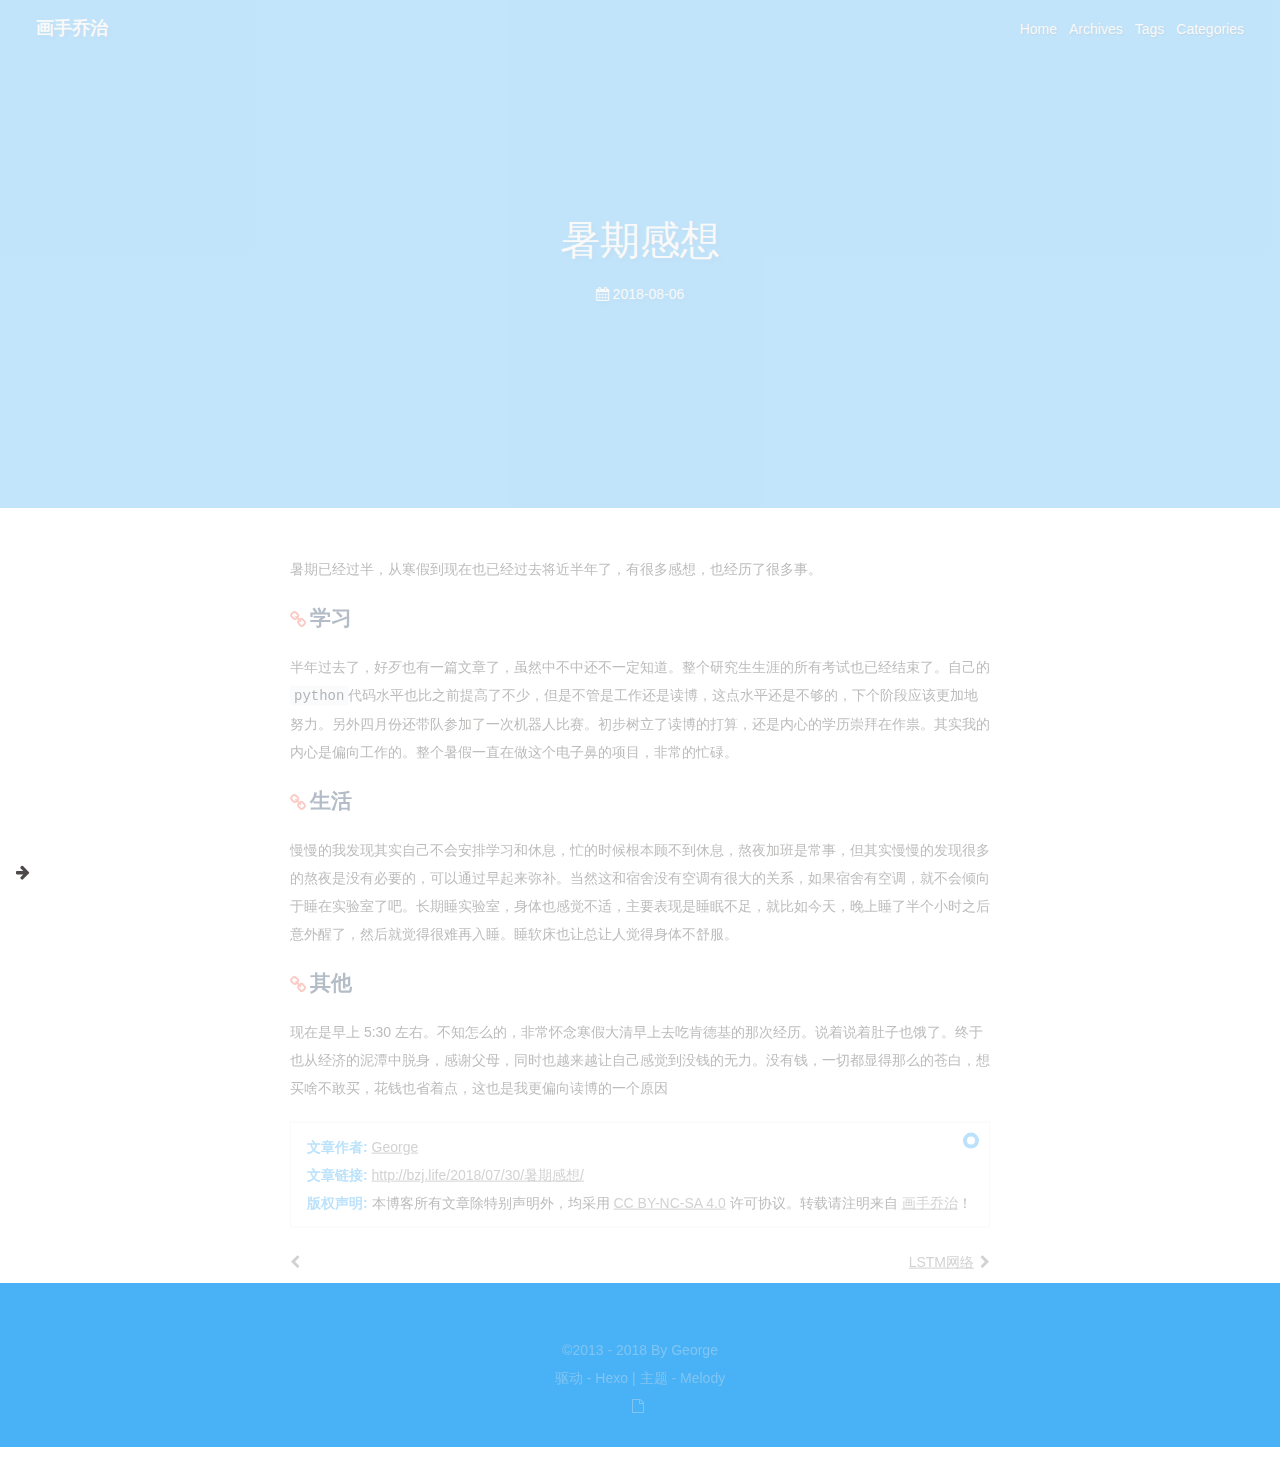
<file: 2018/07/30/暑期感想/index.html>
<!DOCTYPE html><html lang="zh-Hans"><head><meta charset="UTF-8"><meta http-equiv="X-UA-Compatible" content="IE=edge"><meta name="viewport" content="width=device-width, initial-scale=1, maximum-scale=1"><meta name="description" content="暑期感想"><meta name="keywords" content=""><meta name="author" content="George,undefined"><meta name="copyright" content="George"><title>暑期感想 | 画手乔治</title><link rel="shortcut icon" href="/my-favicon.ico"><link rel="stylesheet" href="/css/index.css?version=1.5.6"><link rel="stylesheet" href="https://cdn.jsdelivr.net/npm/font-awesome@4.7.0/css/font-awesome.min.css?version=1.5.6"><link rel="dns-prefetch" href="https://cdn.staticfile.org"><link rel="dns-prefetch" href="https://cdn.bootcss.com"><link rel="dns-prefetch" href="https://creativecommons.org"><script>var GLOBAL_CONFIG = { 
  root: '/',
  algolia: undefined,
  localSearch: undefined,
  copy: {
    success: '复制成功',
    error: '复制错误',
    noSupport: '浏览器不支持'
  }
} </script></head><body><i class="fa fa-arrow-right" id="toggle-sidebar" aria-hidden="true"></i><div id="sidebar"><div class="toggle-sidebar-info text-center"><span data-toggle="切换文章详情">切换站点概览</span><hr></div><div class="sidebar-toc"><div class="sidebar-toc__title">目录</div><div class="sidebar-toc__progress"><span class="progress-notice">你已经读了</span><span class="progress-num">0</span><span class="progress-percentage">%</span><div class="sidebar-toc__progress-bar"></div></div><div class="sidebar-toc__content"><ol class="toc"><li class="toc-item toc-level-2"><a class="toc-link" href="#学习"><span class="toc-number">1.</span> <span class="toc-text">学习</span></a></li><li class="toc-item toc-level-2"><a class="toc-link" href="#生活"><span class="toc-number">2.</span> <span class="toc-text">生活</span></a></li><li class="toc-item toc-level-2"><a class="toc-link" href="#其他"><span class="toc-number">3.</span> <span class="toc-text">其他</span></a></li></ol></div></div><div class="author-info hide"><div class="author-info__avatar text-center"><img src="/img/avatar.png"></div><div class="author-info__name text-center">George</div><div class="author-info__description text-center"></div><div class="follow-button"><a href="https://github.com/Zejun0702">Follow Me</a></div><hr><div class="author-info-articles"><a class="author-info-articles__archives article-meta" href="/archives"><span class="pull-left">文章</span><span class="pull-right">7</span></a></div></div></div><div id="content-outer"><div id="top-container" style="background-image: url(https://typecho2-1252629492.cos.na-siliconvalley.myqcloud.com/background.jpg)"><div id="page-header"><span class="pull-left"> <a id="site-name" href="/">画手乔治</a></span><i class="fa fa-bars toggle-menu pull-right" aria-hidden="true"></i><span class="pull-right menus"><a class="site-page" href="/">Home</a><a class="site-page" href="/archives">Archives</a><a class="site-page" href="/tags">Tags</a><a class="site-page" href="/categories">Categories</a></span></div><div id="post-info"><div id="post-title">暑期感想</div><div id="post-meta"><time class="post-meta__date"><i class="fa fa-calendar" aria-hidden="true"></i> 2018-08-06</time></div></div></div><div class="layout" id="content-inner"><article id="post"><div class="article-container" id="post-content"><p>暑期已经过半，从寒假到现在也已经过去将近半年了，有很多感想，也经历了很多事。</p>
<h2 id="学习"><a href="#学习" class="headerlink" title="学习"></a>学习</h2><p>半年过去了，好歹也有一篇文章了，虽然中不中还不一定知道。整个研究生生涯的所有考试也已经结束了。自己的 <code>python</code>代码水平也比之前提高了不少，但是不管是工作还是读博，这点水平还是不够的，下个阶段应该更加地努力。另外四月份还带队参加了一次机器人比赛。初步树立了读博的打算，还是内心的学历崇拜在作祟。其实我的内心是偏向工作的。整个暑假一直在做这个电子鼻的项目，非常的忙碌。</p>
<h2 id="生活"><a href="#生活" class="headerlink" title="生活"></a>生活</h2><p>慢慢的我发现其实自己不会安排学习和休息，忙的时候根本顾不到休息，熬夜加班是常事，但其实慢慢的发现很多的熬夜是没有必要的，可以通过早起来弥补。当然这和宿舍没有空调有很大的关系，如果宿舍有空调，就不会倾向于睡在实验室了吧。长期睡实验室，身体也感觉不适，主要表现是睡眠不足，就比如今天，晚上睡了半个小时之后意外醒了，然后就觉得很难再入睡。睡软床也让总让人觉得身体不舒服。</p>
<h2 id="其他"><a href="#其他" class="headerlink" title="其他"></a>其他</h2><p>现在是早上 5:30 左右。不知怎么的，非常怀念寒假大清早上去吃肯德基的那次经历。说着说着肚子也饿了。终于也从经济的泥潭中脱身，感谢父母，同时也越来越让自己感觉到没钱的无力。没有钱，一切都显得那么的苍白，想买啥不敢买，花钱也省着点，这也是我更偏向读博的一个原因</p>
</div></article><div class="post-copyright"><div class="post-copyright__author"><span class="post-copyright-meta">文章作者: </span><span class="post-copyright-info"><a href="mailto:undefined">George</a></span></div><div class="post-copyright__type"><span class="post-copyright-meta">文章链接: </span><span class="post-copyright-info"><a href="http://bzj.life/2018/07/30/暑期感想/">http://bzj.life/2018/07/30/暑期感想/</a></span></div><div class="post-copyright__notice"><span class="post-copyright-meta">版权声明: </span><span class="post-copyright-info">本博客所有文章除特别声明外，均采用 <a href="https://creativecommons.org/licenses/by-nc-sa/4.0/">CC BY-NC-SA 4.0</a> 许可协议。转载请注明来自 <a href="http://bzj.life">画手乔治</a>！</span></div></div><div class="post-meta__tag-list"></div><nav id="pagination"><div class="prev-post pull-left"><a href="/2018/08/12/LSTM_pytorch/"><i class="fa fa-chevron-left">  </i><span></span></a></div><div class="next-post pull-right"><a href="/2018/07/28/LSTM/"><span>LSTM网络</span><i class="fa fa-chevron-right"></i></a></div></nav></div></div><footer><div class="layout" id="footer"><div class="copyright">&copy;2013 - 2018 By George</div><div class="framework-info"><span>驱动 - </span><a href="http://hexo.io"><span>Hexo</span></a><span class="footer-separator">|</span><span>主题 - </span><a href="https://github.com/Molunerfinn/hexo-theme-melody"><span>Melody</span></a></div><div class="busuanzi"><script async src="//dn-lbstatics.qbox.me/busuanzi/2.3/busuanzi.pure.mini.js"></script><span id="busuanzi_container_page_pv"><i class="fa fa-file-o"></i><span id="busuanzi_value_page_pv"></span><span></span></span></div></div></footer><i class="fa fa-arrow-up" id="go-up" aria-hidden="true"></i><script src="/js/third-party/anime.min.js"></script><script src="/js/third-party/jquery.min.js"></script><script src="/js/third-party/jquery.fancybox.min.js"></script><script src="/js/third-party/velocity.min.js"></script><script src="/js/third-party/velocity.ui.min.js"></script><script src="/js/utils.js?version=1.5.6"></script><script src="/js/fancybox.js?version=1.5.6"></script><script src="/js/sidebar.js?version=1.5.6"></script><script src="/js/copy.js?version=1.5.6"></script><script src="/js/fireworks.js?version=1.5.6"></script><script src="/js/transition.js?version=1.5.6"></script><script src="/js/scroll.js?version=1.5.6"></script><script src="/js/head.js?version=1.5.6"></script></body></html>
</file>
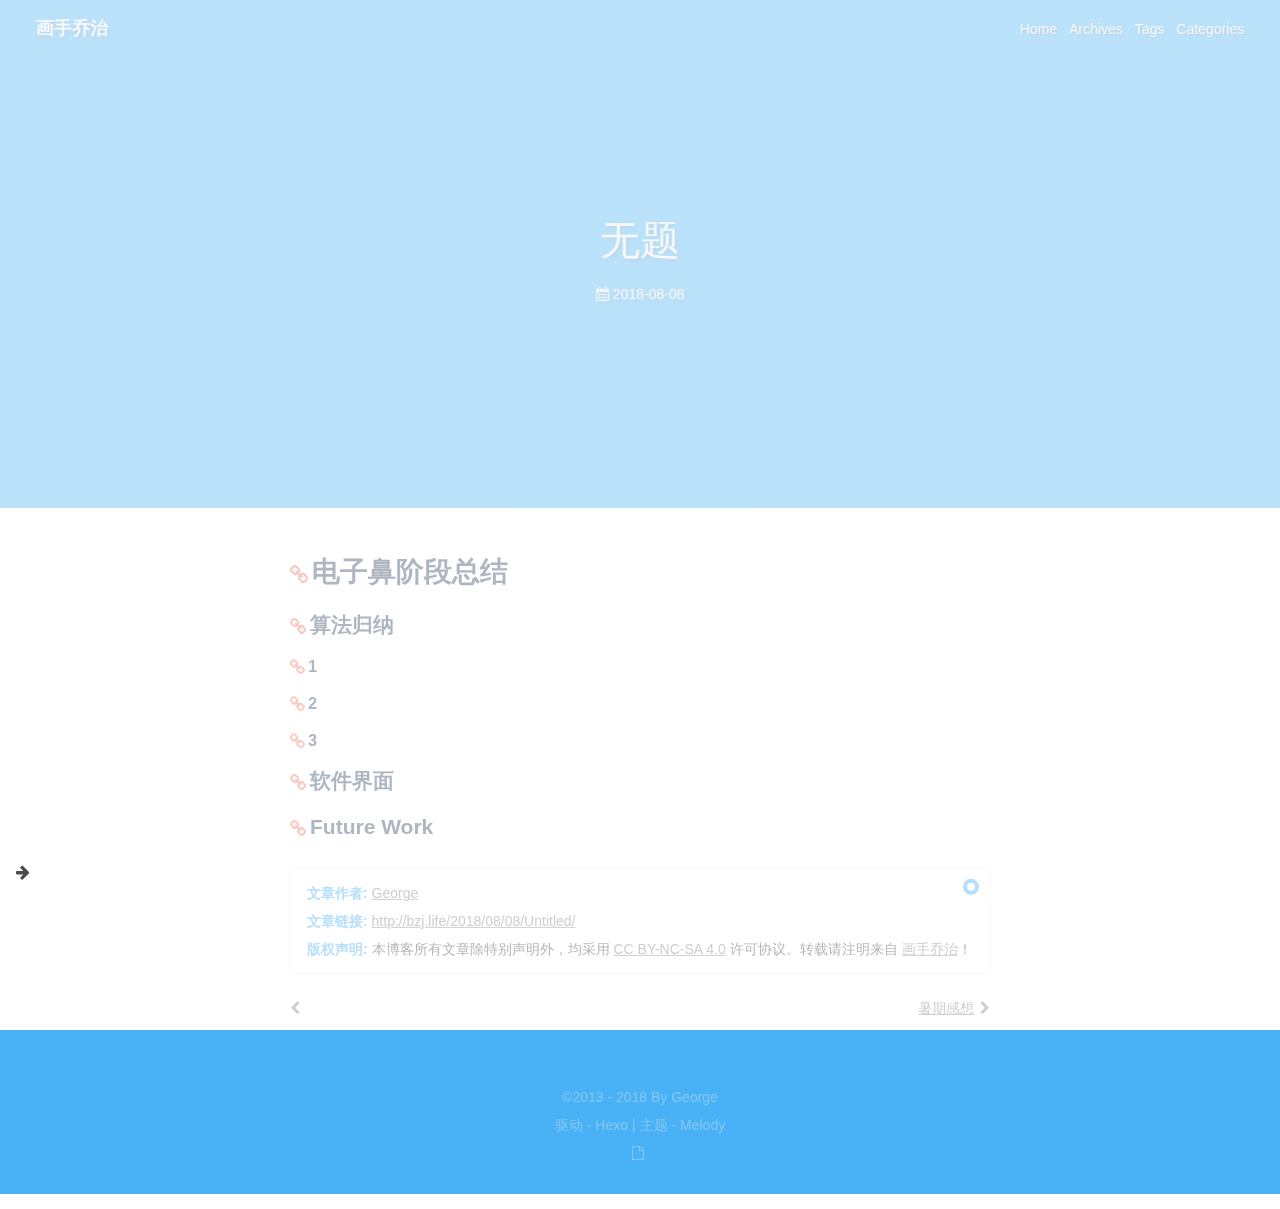
<file: 2018/08/08/Untitled/index.html>
<!DOCTYPE html><html lang="zh-Hans"><head><meta charset="UTF-8"><meta http-equiv="X-UA-Compatible" content="IE=edge"><meta name="viewport" content="width=device-width, initial-scale=1, maximum-scale=1"><meta name="description" content=""><meta name="keywords" content=""><meta name="author" content="George,undefined"><meta name="copyright" content="George"><title>会敲几行代码的灵魂画手 | 画手乔治</title><link rel="shortcut icon" href="/my-favicon.ico"><link rel="stylesheet" href="/css/index.css?version=1.5.6"><link rel="stylesheet" href="https://cdn.jsdelivr.net/npm/font-awesome@4.7.0/css/font-awesome.min.css?version=1.5.6"><link rel="dns-prefetch" href="https://cdn.staticfile.org"><link rel="dns-prefetch" href="https://cdn.bootcss.com"><link rel="dns-prefetch" href="https://creativecommons.org"><script>var GLOBAL_CONFIG = { 
  root: '/',
  algolia: undefined,
  localSearch: undefined,
  copy: {
    success: '复制成功',
    error: '复制错误',
    noSupport: '浏览器不支持'
  }
} </script></head><body><i class="fa fa-arrow-right" id="toggle-sidebar" aria-hidden="true"></i><div id="sidebar"><div class="toggle-sidebar-info text-center"><span data-toggle="切换文章详情">切换站点概览</span><hr></div><div class="sidebar-toc"><div class="sidebar-toc__title">目录</div><div class="sidebar-toc__progress"><span class="progress-notice">你已经读了</span><span class="progress-num">0</span><span class="progress-percentage">%</span><div class="sidebar-toc__progress-bar"></div></div><div class="sidebar-toc__content"><ol class="toc"><li class="toc-item toc-level-1"><a class="toc-link" href="#电子鼻阶段总结"><span class="toc-number">1.</span> <span class="toc-text">电子鼻阶段总结</span></a><ol class="toc-child"><li class="toc-item toc-level-2"><a class="toc-link" href="#算法归纳"><span class="toc-number">1.1.</span> <span class="toc-text">算法归纳</span></a><ol class="toc-child"><li class="toc-item toc-level-3"><a class="toc-link" href="#1"><span class="toc-number">1.1.1.</span> <span class="toc-text">1</span></a></li><li class="toc-item toc-level-3"><a class="toc-link" href="#2"><span class="toc-number">1.1.2.</span> <span class="toc-text">2</span></a></li><li class="toc-item toc-level-3"><a class="toc-link" href="#3"><span class="toc-number">1.1.3.</span> <span class="toc-text">3</span></a></li></ol></li><li class="toc-item toc-level-2"><a class="toc-link" href="#软件界面"><span class="toc-number">1.2.</span> <span class="toc-text">软件界面</span></a></li><li class="toc-item toc-level-2"><a class="toc-link" href="#Future-Work"><span class="toc-number">1.3.</span> <span class="toc-text">Future Work</span></a></li></ol></li></ol></div></div><div class="author-info hide"><div class="author-info__avatar text-center"><img src="/img/avatar.png"></div><div class="author-info__name text-center">George</div><div class="author-info__description text-center"></div><div class="follow-button"><a href="https://github.com/Zejun0702">Follow Me</a></div><hr><div class="author-info-articles"><a class="author-info-articles__archives article-meta" href="/archives"><span class="pull-left">文章</span><span class="pull-right">8</span></a></div></div></div><div id="content-outer"><div id="top-container" style="background-image: url(https://typecho2-1252629492.cos.na-siliconvalley.myqcloud.com/background.jpg)"><div id="page-header"><span class="pull-left"> <a id="site-name" href="/">画手乔治</a></span><i class="fa fa-bars toggle-menu pull-right" aria-hidden="true"></i><span class="pull-right menus"><a class="site-page" href="/">Home</a><a class="site-page" href="/archives">Archives</a><a class="site-page" href="/tags">Tags</a><a class="site-page" href="/categories">Categories</a></span></div><div id="post-info"><div id="post-title">无题</div><div id="post-meta"><time class="post-meta__date"><i class="fa fa-calendar" aria-hidden="true"></i> 2018-08-08</time></div></div></div><div class="layout" id="content-inner"><article id="post"><div class="article-container" id="post-content"><h1 id="电子鼻阶段总结"><a href="#电子鼻阶段总结" class="headerlink" title="电子鼻阶段总结"></a>电子鼻阶段总结</h1><h2 id="算法归纳"><a href="#算法归纳" class="headerlink" title="算法归纳"></a>算法归纳</h2><h3 id="1"><a href="#1" class="headerlink" title="1"></a>1</h3><h3 id="2"><a href="#2" class="headerlink" title="2"></a>2</h3><h3 id="3"><a href="#3" class="headerlink" title="3"></a>3</h3><h2 id="软件界面"><a href="#软件界面" class="headerlink" title="软件界面"></a>软件界面</h2><h2 id="Future-Work"><a href="#Future-Work" class="headerlink" title="Future Work"></a>Future Work</h2></div></article><div class="post-copyright"><div class="post-copyright__author"><span class="post-copyright-meta">文章作者: </span><span class="post-copyright-info"><a href="mailto:undefined">George</a></span></div><div class="post-copyright__type"><span class="post-copyright-meta">文章链接: </span><span class="post-copyright-info"><a href="http://bzj.life/2018/08/08/Untitled/">http://bzj.life/2018/08/08/Untitled/</a></span></div><div class="post-copyright__notice"><span class="post-copyright-meta">版权声明: </span><span class="post-copyright-info">本博客所有文章除特别声明外，均采用 <a href="https://creativecommons.org/licenses/by-nc-sa/4.0/">CC BY-NC-SA 4.0</a> 许可协议。转载请注明来自 <a href="http://bzj.life">画手乔治</a>！</span></div></div><div class="post-meta__tag-list"></div><nav id="pagination"><div class="prev-post pull-left"><a href="/2018/08/12/LSTM_pytorch/"><i class="fa fa-chevron-left">  </i><span></span></a></div><div class="next-post pull-right"><a href="/2018/07/30/暑期感想/"><span>暑期感想</span><i class="fa fa-chevron-right"></i></a></div></nav></div></div><footer><div class="layout" id="footer"><div class="copyright">&copy;2013 - 2018 By George</div><div class="framework-info"><span>驱动 - </span><a href="http://hexo.io"><span>Hexo</span></a><span class="footer-separator">|</span><span>主题 - </span><a href="https://github.com/Molunerfinn/hexo-theme-melody"><span>Melody</span></a></div><div class="busuanzi"><script async src="//dn-lbstatics.qbox.me/busuanzi/2.3/busuanzi.pure.mini.js"></script><span id="busuanzi_container_page_pv"><i class="fa fa-file-o"></i><span id="busuanzi_value_page_pv"></span><span></span></span></div></div></footer><i class="fa fa-arrow-up" id="go-up" aria-hidden="true"></i><script src="/js/third-party/anime.min.js"></script><script src="/js/third-party/jquery.min.js"></script><script src="/js/third-party/jquery.fancybox.min.js"></script><script src="/js/third-party/velocity.min.js"></script><script src="/js/third-party/velocity.ui.min.js"></script><script src="/js/utils.js?version=1.5.6"></script><script src="/js/fancybox.js?version=1.5.6"></script><script src="/js/sidebar.js?version=1.5.6"></script><script src="/js/copy.js?version=1.5.6"></script><script src="/js/fireworks.js?version=1.5.6"></script><script src="/js/transition.js?version=1.5.6"></script><script src="/js/scroll.js?version=1.5.6"></script><script src="/js/head.js?version=1.5.6"></script></body></html>
</file>
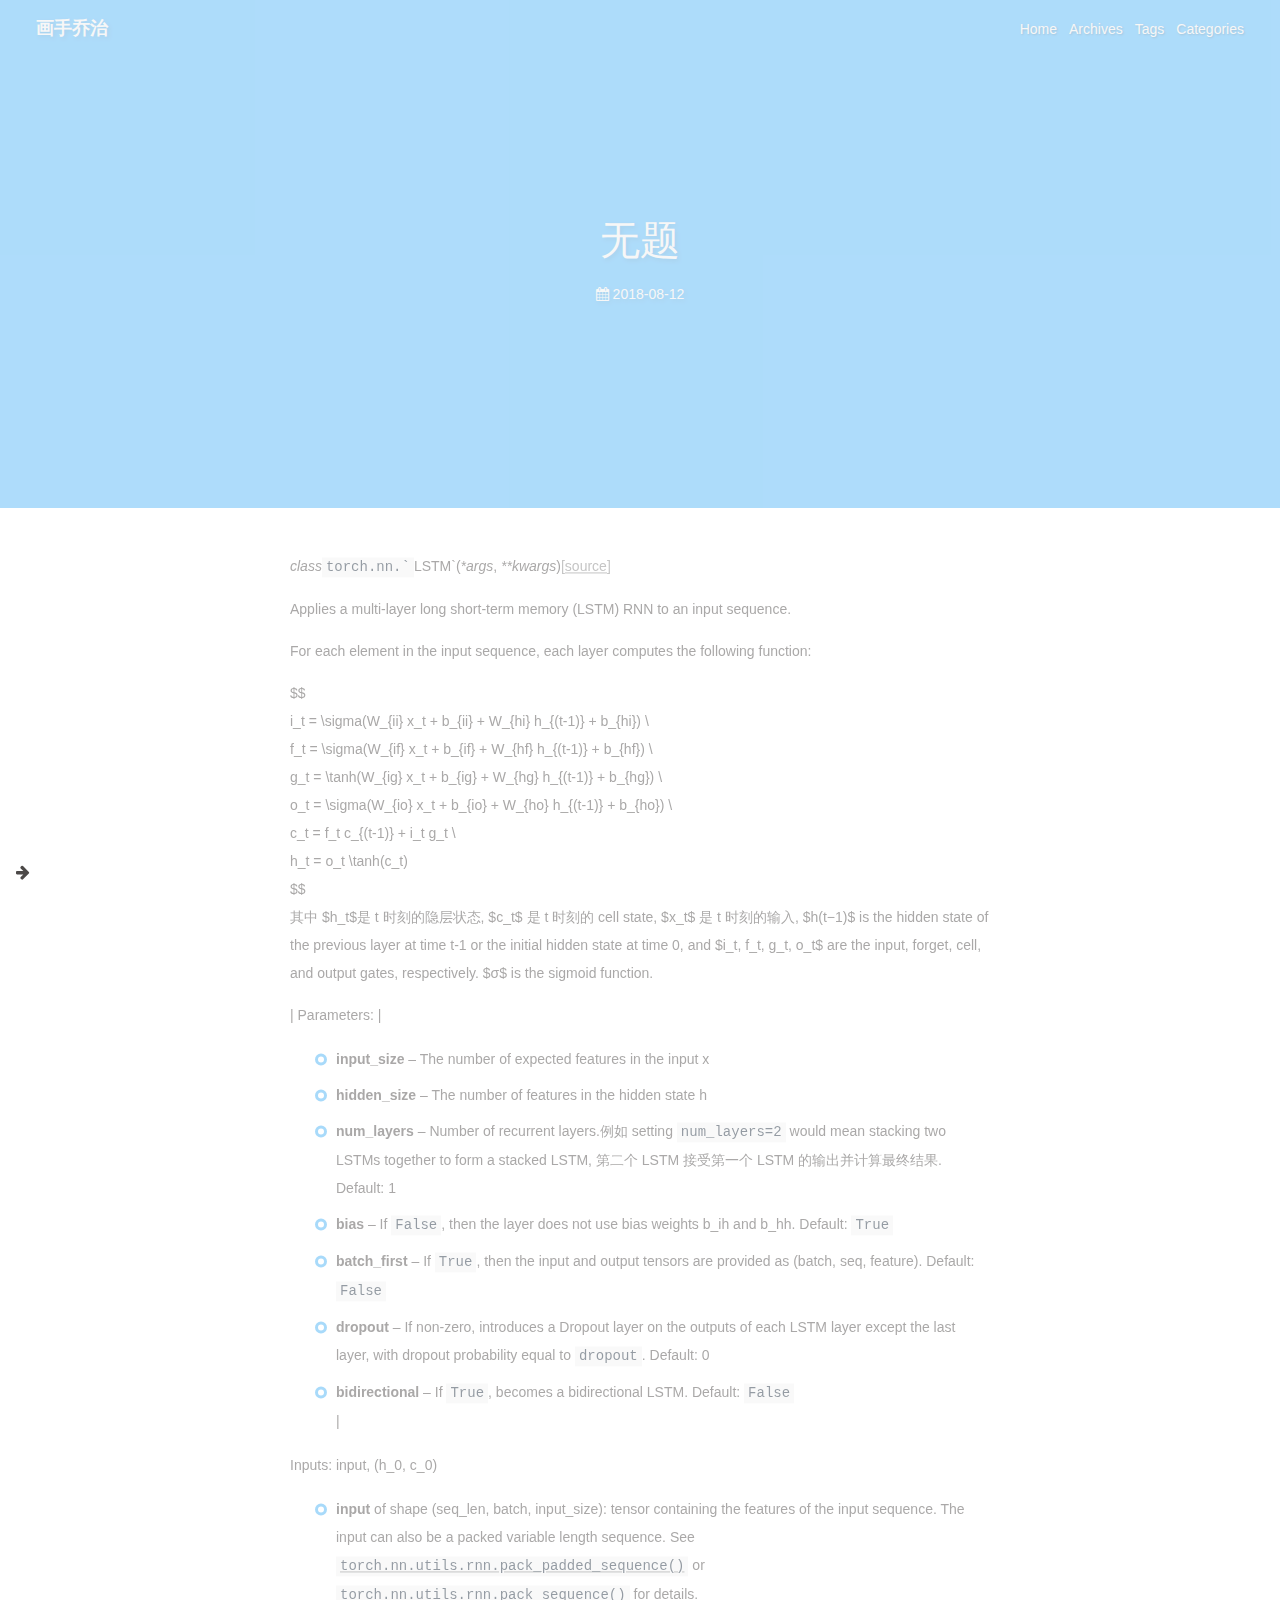
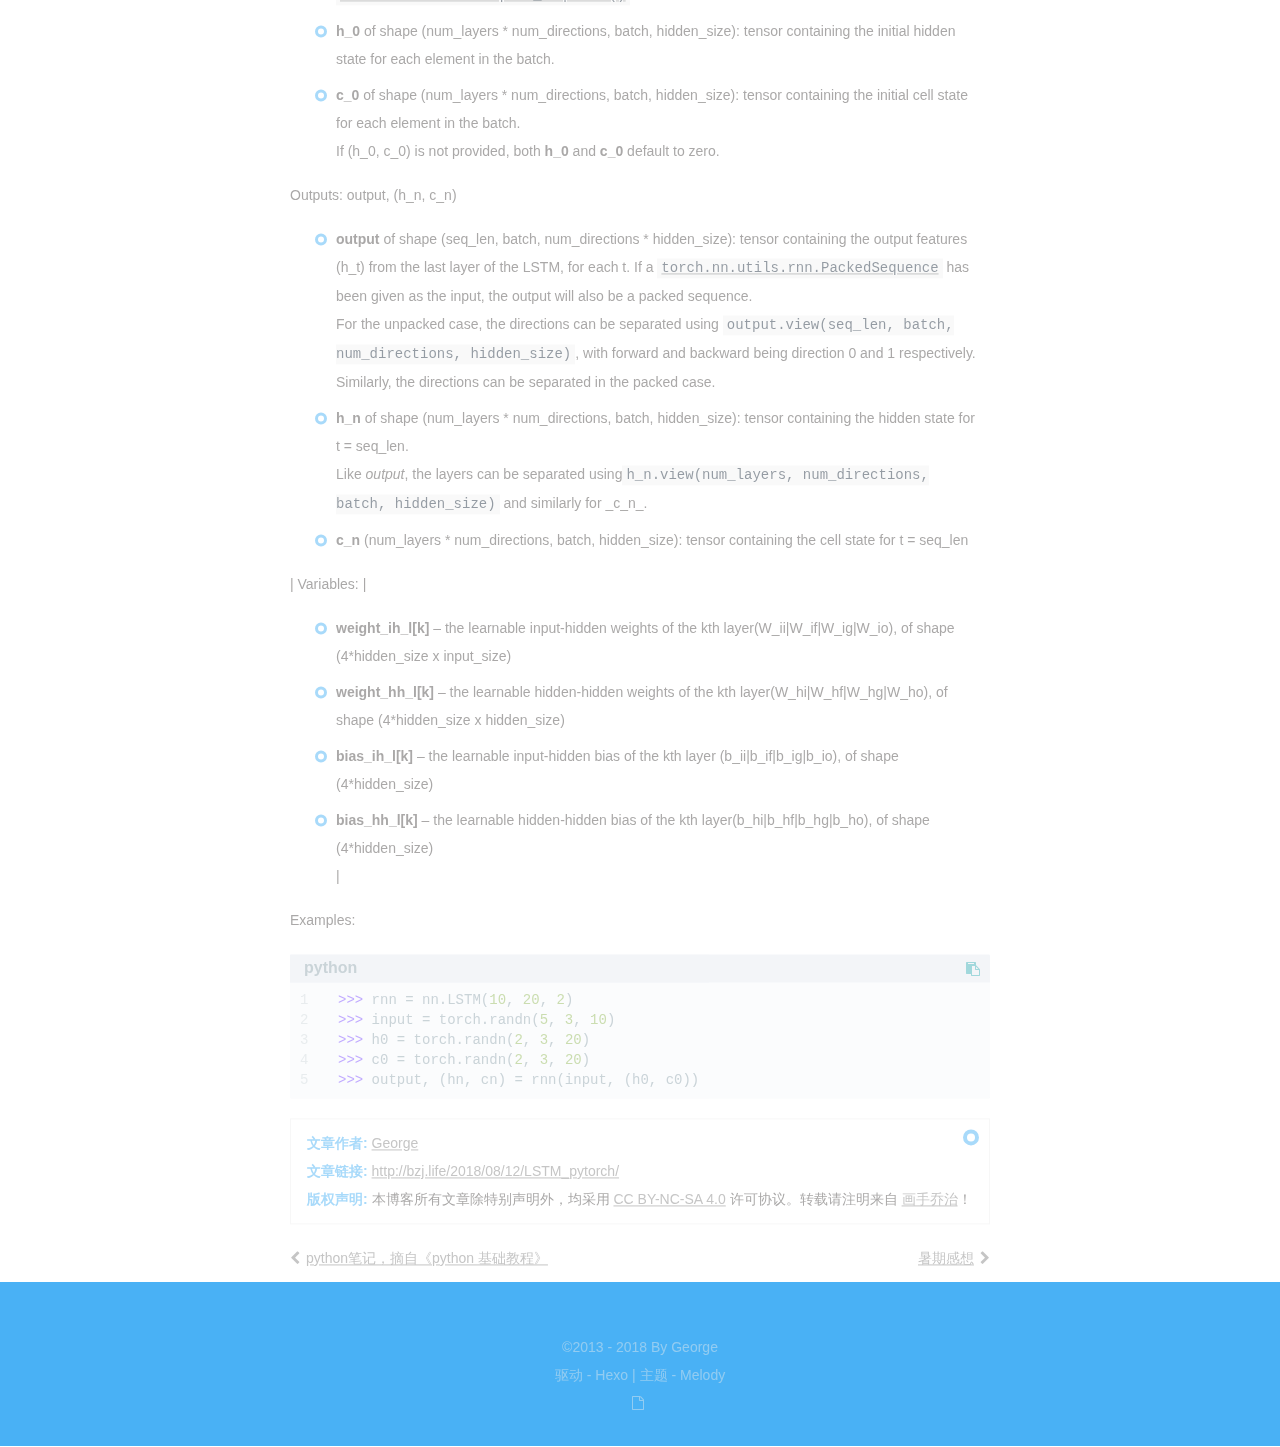
<file: 2018/08/12/LSTM_pytorch/index.html>
<!DOCTYPE html><html lang="zh-Hans"><head><meta charset="UTF-8"><meta http-equiv="X-UA-Compatible" content="IE=edge"><meta name="viewport" content="width=device-width, initial-scale=1, maximum-scale=1"><meta name="description" content=""><meta name="keywords" content=""><meta name="author" content="George,undefined"><meta name="copyright" content="George"><title>会敲几行代码的灵魂画手 | 画手乔治</title><link rel="shortcut icon" href="/my-favicon.ico"><link rel="stylesheet" href="/css/index.css?version=1.5.6"><link rel="stylesheet" href="https://cdn.jsdelivr.net/npm/font-awesome@4.7.0/css/font-awesome.min.css?version=1.5.6"><link rel="dns-prefetch" href="https://cdn.staticfile.org"><link rel="dns-prefetch" href="https://cdn.bootcss.com"><link rel="dns-prefetch" href="https://creativecommons.org"><script>var GLOBAL_CONFIG = { 
  root: '/',
  algolia: undefined,
  localSearch: undefined,
  copy: {
    success: '复制成功',
    error: '复制错误',
    noSupport: '浏览器不支持'
  }
} </script></head><body><i class="fa fa-arrow-right" id="toggle-sidebar" aria-hidden="true"></i><div id="sidebar"><div class="toggle-sidebar-info text-center"><span data-toggle="切换文章详情">切换站点概览</span><hr></div><div class="sidebar-toc"><div class="sidebar-toc__title">目录</div><div class="sidebar-toc__progress"><span class="progress-notice">你已经读了</span><span class="progress-num">0</span><span class="progress-percentage">%</span><div class="sidebar-toc__progress-bar"></div></div><div class="sidebar-toc__content"></div></div><div class="author-info hide"><div class="author-info__avatar text-center"><img src="/img/avatar.png"></div><div class="author-info__name text-center">George</div><div class="author-info__description text-center"></div><div class="follow-button"><a href="https://github.com/Zejun0702">Follow Me</a></div><hr><div class="author-info-articles"><a class="author-info-articles__archives article-meta" href="/archives"><span class="pull-left">文章</span><span class="pull-right">7</span></a></div></div></div><div id="content-outer"><div id="top-container" style="background-image: url(https://typecho2-1252629492.cos.na-siliconvalley.myqcloud.com/background.jpg)"><div id="page-header"><span class="pull-left"> <a id="site-name" href="/">画手乔治</a></span><i class="fa fa-bars toggle-menu pull-right" aria-hidden="true"></i><span class="pull-right menus"><a class="site-page" href="/">Home</a><a class="site-page" href="/archives">Archives</a><a class="site-page" href="/tags">Tags</a><a class="site-page" href="/categories">Categories</a></span></div><div id="post-info"><div id="post-title">无题</div><div id="post-meta"><time class="post-meta__date"><i class="fa fa-calendar" aria-hidden="true"></i> 2018-08-12</time></div></div></div><div class="layout" id="content-inner"><article id="post"><div class="article-container" id="post-content"><p><em>class</em><code>torch.nn.`</code>LSTM`(<em>*args</em>, <em>**kwargs</em>)<a href="https://pytorch.org/docs/stable/_modules/torch/nn/modules/rnn.html#LSTM" target="_blank" rel="noopener">[source]</a><a href="https://pytorch.org/docs/stable/nn.html?highlight=lstm#torch.nn.LSTM" title="Permalink to this definition" target="_blank" rel="noopener"></a></p>
<p>Applies a multi-layer long short-term memory (LSTM) RNN to an input sequence.</p>
<p>For each element in the input sequence, each layer computes the following function:</p>
<p>$$<br>i_t = \sigma(W_{ii} x_t + b_{ii} + W_{hi} h_{(t-1)} + b_{hi}) \<br>f_t = \sigma(W_{if} x_t + b_{if} + W_{hf} h_{(t-1)} + b_{hf}) \<br>g_t = \tanh(W_{ig} x_t + b_{ig} + W_{hg} h_{(t-1)} + b_{hg}) \<br>o_t = \sigma(W_{io} x_t + b_{io} + W_{ho} h_{(t-1)} + b_{ho}) \<br>c_t = f_t c_{(t-1)} + i_t g_t \<br>h_t = o_t \tanh(c_t)<br>$$<br>  其中  $h_t$是 t 时刻的隐层状态, $c_t$ 是 t 时刻的 cell state, $x_t$ 是 t 时刻的输入, $h(t−1)$ is the hidden state of the previous layer at time t-1 or the initial hidden state at time 0, and $i_t, f_t, g_t, o_t$ are the input, forget, cell, and output gates, respectively. $σ$ is the sigmoid function.</p>
<p>| Parameters: | </p>
<ul>
<li><strong>input_size</strong> – The number of expected features in the input x</li>
<li><strong>hidden_size</strong> – The number of features in the hidden state h</li>
<li><strong>num_layers</strong> – Number of recurrent layers.例如 setting <code>num_layers=2</code> would mean stacking two LSTMs together to form a stacked LSTM, 第二个 LSTM 接受第一个 LSTM 的输出并计算最终结果. Default: 1</li>
<li><strong>bias</strong> – If <code>False</code>, then the layer does not use bias weights b_ih and b_hh. Default: <code>True</code></li>
<li><strong>batch_first</strong> – If <code>True</code>, then the input and output tensors are provided as (batch, seq, feature). Default: <code>False</code></li>
<li><strong>dropout</strong> – If non-zero, introduces a Dropout layer on the outputs of each LSTM layer except the last layer, with dropout probability equal to <code>dropout</code>. Default: 0</li>
<li><p><strong>bidirectional</strong> – If <code>True</code>, becomes a bidirectional LSTM. Default: <code>False</code></p>
<p>|</p>
</li>
</ul>
<p>Inputs: input, (h_0, c_0)</p>
<ul>
<li><p><strong>input</strong> of shape (seq_len, batch, input_size): tensor containing the features of the input sequence. The input can also be a packed variable length sequence. See <a href="https://pytorch.org/docs/stable/nn.html?highlight=lstm#torch.nn.utils.rnn.pack_padded_sequence" title="torch.nn.utils.rnn.pack_padded_sequence" target="_blank" rel="noopener"><code>torch.nn.utils.rnn.pack_padded_sequence()</code></a> or <a href="https://pytorch.org/docs/stable/nn.html?highlight=lstm#torch.nn.utils.rnn.pack_sequence" title="torch.nn.utils.rnn.pack_sequence" target="_blank" rel="noopener"><code>torch.nn.utils.rnn.pack_sequence()</code></a> for details.</p>
</li>
<li><p><strong>h_0</strong> of shape (num_layers * num_directions, batch, hidden_size): tensor containing the initial hidden state for each element in the batch.</p>
</li>
<li><p><strong>c_0</strong> of shape (num_layers * num_directions, batch, hidden_size): tensor containing the initial cell state for each element in the batch.</p>
<p>If (h_0, c_0) is not provided, both <strong>h_0</strong> and <strong>c_0</strong> default to zero.</p>
</li>
</ul>
<p>Outputs: output, (h_n, c_n)</p>
<ul>
<li><p><strong>output</strong> of shape (seq_len, batch, num_directions * hidden_size): tensor containing the output features (h_t) from the last layer of the LSTM, for each t. If a <a href="https://pytorch.org/docs/stable/nn.html?highlight=lstm#torch.nn.utils.rnn.PackedSequence" title="torch.nn.utils.rnn.PackedSequence" target="_blank" rel="noopener"><code>torch.nn.utils.rnn.PackedSequence</code></a> has been given as the input, the output will also be a packed sequence.</p>
<p>For the unpacked case, the directions can be separated using <code>output.view(seq_len, batch, num_directions, hidden_size)</code>, with forward and backward being direction 0 and 1 respectively. Similarly, the directions can be separated in the packed case.</p>
</li>
<li><p><strong>h_n</strong> of shape (num_layers * num_directions, batch, hidden_size): tensor containing the hidden state for t = seq_len.</p>
<p>Like <em>output</em>, the layers can be separated using<code>h_n.view(num_layers, num_directions, batch, hidden_size)</code> and similarly for _c_n_.</p>
</li>
<li><p><strong>c_n</strong> (num_layers * num_directions, batch, hidden_size): tensor containing the cell state for t = seq_len</p>
</li>
</ul>
<p>| Variables: | </p>
<ul>
<li><strong>weight_ih_l[k]</strong> – the learnable input-hidden weights of the kth layer(W_ii|W_if|W_ig|W_io), of shape (4*hidden_size x input_size)</li>
<li><strong>weight_hh_l[k]</strong> – the learnable hidden-hidden weights of the kth layer(W_hi|W_hf|W_hg|W_ho), of shape (4*hidden_size x hidden_size)</li>
<li><strong>bias_ih_l[k]</strong> – the learnable input-hidden bias of the kth layer (b_ii|b_if|b_ig|b_io), of shape (4*hidden_size)</li>
<li><p><strong>bias_hh_l[k]</strong> – the learnable hidden-hidden bias of the kth layer(b_hi|b_hf|b_hg|b_ho), of shape (4*hidden_size)</p>
<p>|</p>
</li>
</ul>
<p>Examples:<br><figure class="highlight python"><table><tr><td class="code"><pre><span class="line"><span class="meta">&gt;&gt;&gt; </span>rnn = nn.LSTM(<span class="number">10</span>, <span class="number">20</span>, <span class="number">2</span>)</span><br><span class="line"><span class="meta">&gt;&gt;&gt; </span>input = torch.randn(<span class="number">5</span>, <span class="number">3</span>, <span class="number">10</span>)</span><br><span class="line"><span class="meta">&gt;&gt;&gt; </span>h0 = torch.randn(<span class="number">2</span>, <span class="number">3</span>, <span class="number">20</span>)</span><br><span class="line"><span class="meta">&gt;&gt;&gt; </span>c0 = torch.randn(<span class="number">2</span>, <span class="number">3</span>, <span class="number">20</span>)</span><br><span class="line"><span class="meta">&gt;&gt;&gt; </span>output, (hn, cn) = rnn(input, (h0, c0))</span><br></pre></td></tr></table></figure></p>
</div></article><div class="post-copyright"><div class="post-copyright__author"><span class="post-copyright-meta">文章作者: </span><span class="post-copyright-info"><a href="mailto:undefined">George</a></span></div><div class="post-copyright__type"><span class="post-copyright-meta">文章链接: </span><span class="post-copyright-info"><a href="http://bzj.life/2018/08/12/LSTM_pytorch/">http://bzj.life/2018/08/12/LSTM_pytorch/</a></span></div><div class="post-copyright__notice"><span class="post-copyright-meta">版权声明: </span><span class="post-copyright-info">本博客所有文章除特别声明外，均采用 <a href="https://creativecommons.org/licenses/by-nc-sa/4.0/">CC BY-NC-SA 4.0</a> 许可协议。转载请注明来自 <a href="http://bzj.life">画手乔治</a>！</span></div></div><div class="post-meta__tag-list"></div><nav id="pagination"><div class="prev-post pull-left"><a href="/2018/08/15/python 笔记/"><i class="fa fa-chevron-left">  </i><span>python笔记，摘自《python 基础教程》</span></a></div><div class="next-post pull-right"><a href="/2018/07/30/暑期感想/"><span>暑期感想</span><i class="fa fa-chevron-right"></i></a></div></nav></div></div><footer><div class="layout" id="footer"><div class="copyright">&copy;2013 - 2018 By George</div><div class="framework-info"><span>驱动 - </span><a href="http://hexo.io"><span>Hexo</span></a><span class="footer-separator">|</span><span>主题 - </span><a href="https://github.com/Molunerfinn/hexo-theme-melody"><span>Melody</span></a></div><div class="busuanzi"><script async src="//dn-lbstatics.qbox.me/busuanzi/2.3/busuanzi.pure.mini.js"></script><span id="busuanzi_container_page_pv"><i class="fa fa-file-o"></i><span id="busuanzi_value_page_pv"></span><span></span></span></div></div></footer><i class="fa fa-arrow-up" id="go-up" aria-hidden="true"></i><script src="/js/third-party/anime.min.js"></script><script src="/js/third-party/jquery.min.js"></script><script src="/js/third-party/jquery.fancybox.min.js"></script><script src="/js/third-party/velocity.min.js"></script><script src="/js/third-party/velocity.ui.min.js"></script><script src="/js/utils.js?version=1.5.6"></script><script src="/js/fancybox.js?version=1.5.6"></script><script src="/js/sidebar.js?version=1.5.6"></script><script src="/js/copy.js?version=1.5.6"></script><script src="/js/fireworks.js?version=1.5.6"></script><script src="/js/transition.js?version=1.5.6"></script><script src="/js/scroll.js?version=1.5.6"></script><script src="/js/head.js?version=1.5.6"></script></body></html>
</file>
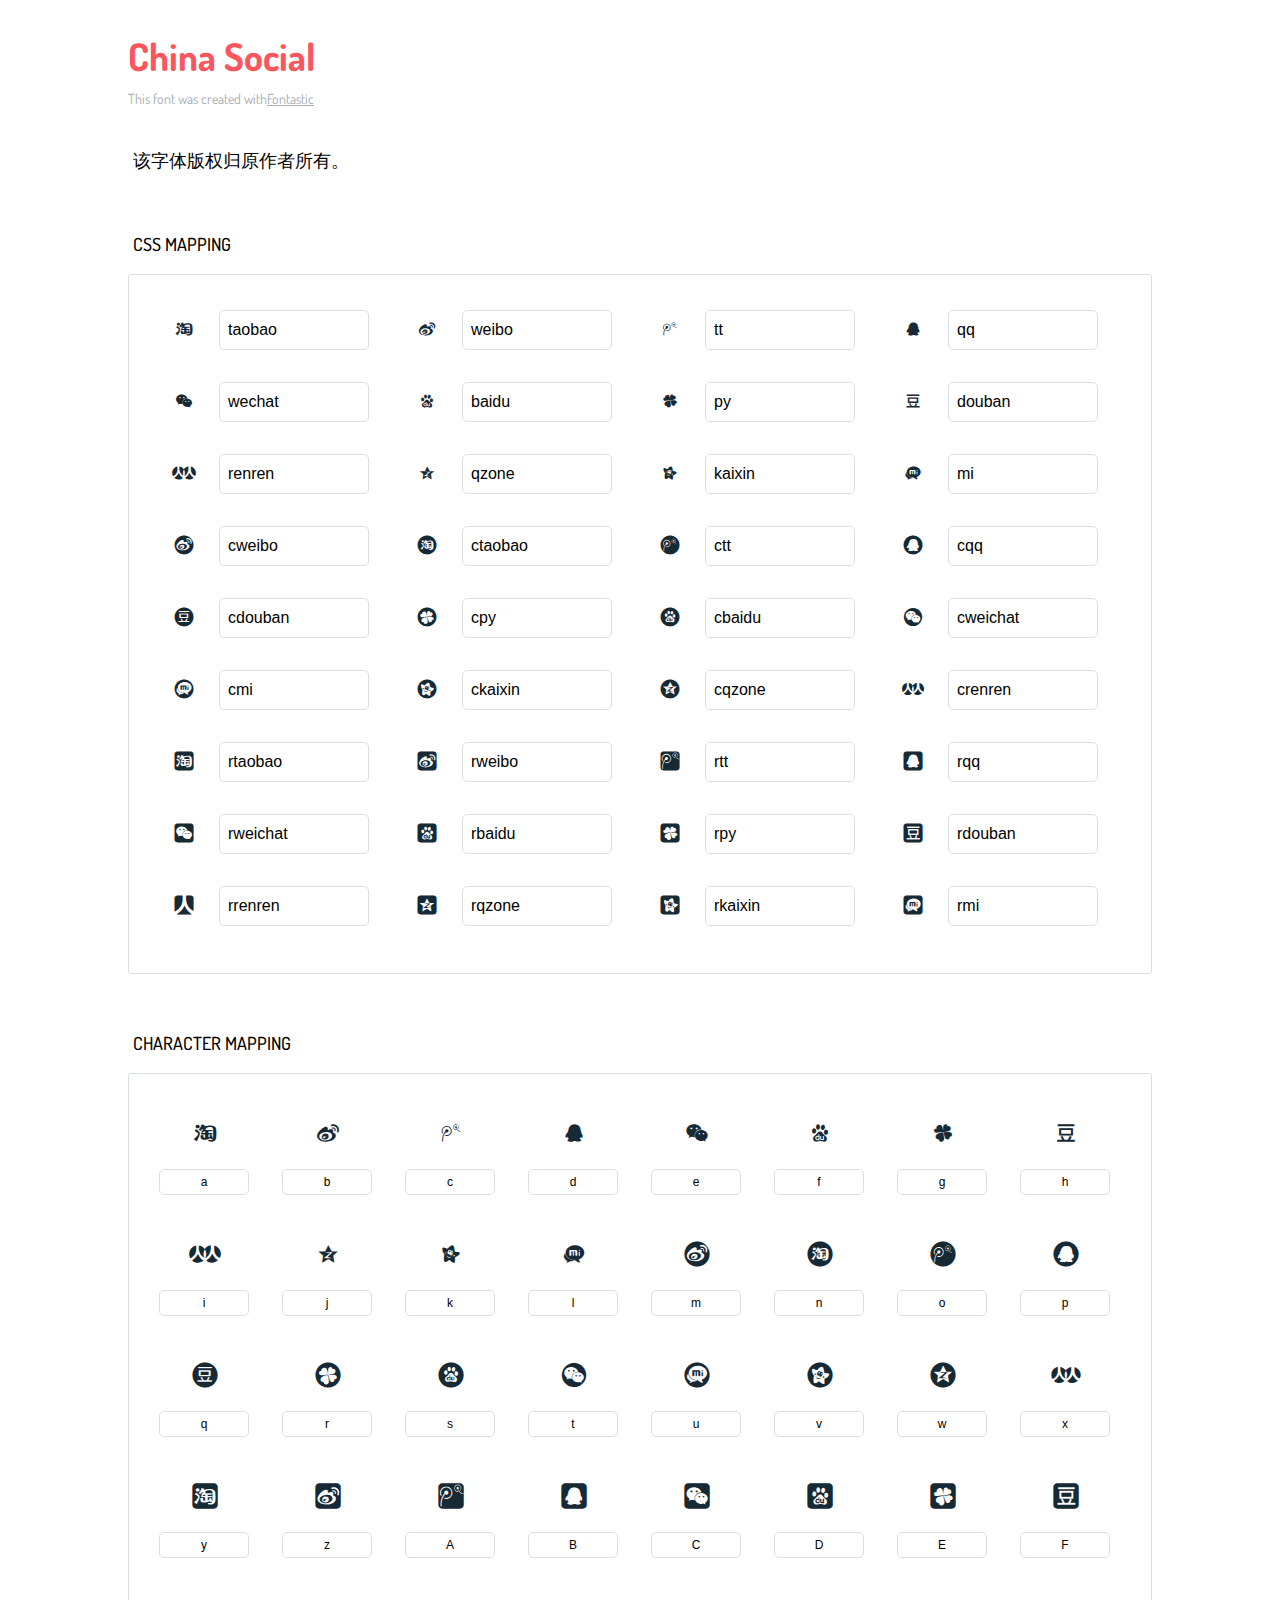
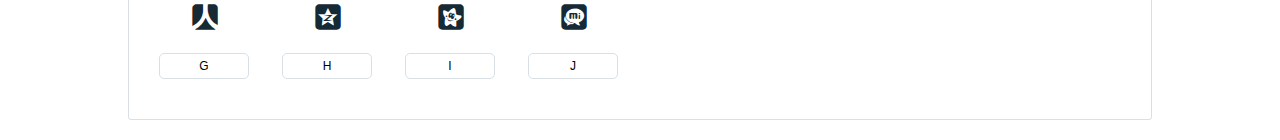
<file: fonts/china-social/readme.html>
<!DOCTYPE html>
<html lang="en">
  <head>
    <meta charset="utf-8">
    <meta http-equiv="X-UA-Compatible" content="IE=edge,chrome=1">
    <meta name="viewport" content="width=device-width,initial-scale=1">
    <title>Font Reference - China Social</title>
    <link href="http://fonts.googleapis.com/css?family=Dosis:400,500,700" rel="stylesheet" type="text/css">
    <link rel="stylesheet" href="../../css/china-social-icon.css">
    <style type="text/css">
      html,body,div,span,applet,object,iframe,h1,h2,h3,h4,h5,h6,p,blockquote,pre,a,abbr,acronym,address,big,cite,code,del,dfn,em,img,ins,kbd,q,s,samp,small,strike,strong,sub,sup,tt,var,dl,dt,dd,ol,ul,li,fieldset,form,label,legend,table,caption,tbody,tfoot,thead,tr,th,td{margin:0;padding:0;border:0;outline:0;font-weight:inherit;font-style:inherit;font-family:inherit;font-size:100%;vertical-align:baseline}
body{line-height:1;color:#000;background:#fff}
ol,ul{list-style:none}
table{border-collapse:separate;border-spacing:0;vertical-align:middle}
caption,th,td{text-align:left;font-weight:normal;vertical-align:middle}
a img{border:none}
*{-webkit-box-sizing:border-box;-moz-box-sizing:border-box;box-sizing:border-box}
body{font-family:'Dosis','Tahoma',sans-serif}
.container{margin:15px auto;width:80%}
h1{margin:40px 0 20px;font-weight:700;font-size:38px;line-height:32px;color:#fb565e}
h2{font-size:18px;padding:0 0 21px 5px;margin:45px 0 0 0;text-transform:uppercase;font-weight:500}
.small{font-size:14px;color:#a5adb4;}
.small a{color:#a5adb4;}
.small a:hover{color:#fb565e}
.glyphs.character-mapping{margin:0 0 20px 0;padding:20px 0 20px 30px;color:rgba(0,0,0,0.5);border:1px solid #d8e0e5;-webkit-border-radius:3px;border-radius:3px;}
.glyphs.character-mapping li{margin:0 30px 20px 0;display:inline-block;width:90px}
.glyphs.character-mapping .icon{margin:10px 0 10px 15px;padding:15px;position:relative;width:55px;height:55px;color:#162a36 !important;overflow:hidden;-webkit-border-radius:3px;border-radius:3px;font-size:32px;}
.glyphs.character-mapping .icon svg{fill:#000}
.glyphs.character-mapping input{margin:0;padding:5px 0;line-height:12px;font-size:12px;display:block;width:100%;border:1px solid #d8e0e5;-webkit-border-radius:5px;border-radius:5px;text-align:center;outline:0;}
.glyphs.character-mapping input:focus{border:1px solid #fbde4a;-webkit-box-shadow:inset 0 0 3px #fbde4a;box-shadow:inset 0 0 3px #fbde4a}
.glyphs.character-mapping input:hover{-webkit-box-shadow:inset 0 0 3px #fbde4a;box-shadow:inset 0 0 3px #fbde4a}
.glyphs.css-mapping{margin:0 0 60px 0;padding:30px 0 20px 30px;color:rgba(0,0,0,0.5);border:1px solid #d8e0e5;-webkit-border-radius:3px;border-radius:3px;}
.glyphs.css-mapping li{margin:0 30px 20px 0;padding:0;display:inline-block;overflow:hidden}
.glyphs.css-mapping .icon{margin:0;margin-right:10px;padding:13px;height:50px;width:50px;color:#162a36 !important;overflow:hidden;float:left;font-size:24px}
.glyphs.css-mapping input{margin:0;margin-top:5px;padding:8px;line-height:16px;font-size:16px;display:block;width:150px;height:40px;border:1px solid #d8e0e5;-webkit-border-radius:5px;border-radius:5px;background:#fff;outline:0;float:right;}
.glyphs.css-mapping input:focus{border:1px solid #fbde4a;-webkit-box-shadow:inset 0 0 3px #fbde4a;box-shadow:inset 0 0 3px #fbde4a}
.glyphs.css-mapping input:hover{-webkit-box-shadow:inset 0 0 3px #fbde4a;box-shadow:inset 0 0 3px #fbde4a}

      
    </style>
  </head>
  <body>
    <div class="container">
      <h1>China Social</h1>
      <p class="small">This font was created with<a href="http://fontastic.me/">Fontastic</a></p>
      <h2>该字体版权归原作者所有。</h2>
      <h2>CSS mapping</h2>
      <ul class="glyphs css-mapping">
        <li>
          <div class="icon cs-icon-taobao"></div>
          <input type="text" readonly="readonly" value="taobao">
        </li>
        <li>
          <div class="icon cs-icon-weibo"></div>
          <input type="text" readonly="readonly" value="weibo">
        </li>
        <li>
          <div class="icon cs-icon-tt"></div>
          <input type="text" readonly="readonly" value="tt">
        </li>
        <li>
          <div class="icon cs-icon-qq"></div>
          <input type="text" readonly="readonly" value="qq">
        </li>
        <li>
          <div class="icon cs-icon-wechat"></div>
          <input type="text" readonly="readonly" value="wechat">
        </li>
        <li>
          <div class="icon cs-icon-baidu"></div>
          <input type="text" readonly="readonly" value="baidu">
        </li>
        <li>
          <div class="icon cs-icon-py"></div>
          <input type="text" readonly="readonly" value="py">
        </li>
        <li>
          <div class="icon cs-icon-douban"></div>
          <input type="text" readonly="readonly" value="douban">
        </li>
        <li>
          <div class="icon cs-icon-renren"></div>
          <input type="text" readonly="readonly" value="renren">
        </li>
        <li>
          <div class="icon cs-icon-qzone"></div>
          <input type="text" readonly="readonly" value="qzone">
        </li>
        <li>
          <div class="icon cs-icon-kaixin"></div>
          <input type="text" readonly="readonly" value="kaixin">
        </li>
        <li>
          <div class="icon cs-icon-mi"></div>
          <input type="text" readonly="readonly" value="mi">
        </li>
        <li>
          <div class="icon cs-icon-cweibo"></div>
          <input type="text" readonly="readonly" value="cweibo">
        </li>
        <li>
          <div class="icon cs-icon-ctaobao"></div>
          <input type="text" readonly="readonly" value="ctaobao">
        </li>
        <li>
          <div class="icon cs-icon-ctt"></div>
          <input type="text" readonly="readonly" value="ctt">
        </li>
        <li>
          <div class="icon cs-icon-cqq"></div>
          <input type="text" readonly="readonly" value="cqq">
        </li>
        <li>
          <div class="icon cs-icon-cdouban"></div>
          <input type="text" readonly="readonly" value="cdouban">
        </li>
        <li>
          <div class="icon cs-icon-cpy"></div>
          <input type="text" readonly="readonly" value="cpy">
        </li>
        <li>
          <div class="icon cs-icon-cbaidu"></div>
          <input type="text" readonly="readonly" value="cbaidu">
        </li>
        <li>
          <div class="icon cs-icon-cweichat"></div>
          <input type="text" readonly="readonly" value="cweichat">
        </li>
        <li>
          <div class="icon cs-icon-cmi"></div>
          <input type="text" readonly="readonly" value="cmi">
        </li>
        <li>
          <div class="icon cs-icon-ckaixin"></div>
          <input type="text" readonly="readonly" value="ckaixin">
        </li>
        <li>
          <div class="icon cs-icon-cqzone"></div>
          <input type="text" readonly="readonly" value="cqzone">
        </li>
        <li>
          <div class="icon cs-icon-crenren"></div>
          <input type="text" readonly="readonly" value="crenren">
        </li>
        <li>
          <div class="icon cs-icon-rtaobao"></div>
          <input type="text" readonly="readonly" value="rtaobao">
        </li>
        <li>
          <div class="icon cs-icon-rweibo"></div>
          <input type="text" readonly="readonly" value="rweibo">
        </li>
        <li>
          <div class="icon cs-icon-rtt"></div>
          <input type="text" readonly="readonly" value="rtt">
        </li>
        <li>
          <div class="icon cs-icon-rqq"></div>
          <input type="text" readonly="readonly" value="rqq">
        </li>
        <li>
          <div class="icon cs-icon-rweichat"></div>
          <input type="text" readonly="readonly" value="rweichat">
        </li>
        <li>
          <div class="icon cs-icon-rbaidu"></div>
          <input type="text" readonly="readonly" value="rbaidu">
        </li>
        <li>
          <div class="icon cs-icon-rpy"></div>
          <input type="text" readonly="readonly" value="rpy">
        </li>
        <li>
          <div class="icon cs-icon-rdouban"></div>
          <input type="text" readonly="readonly" value="rdouban">
        </li>
        <li>
          <div class="icon cs-icon-rrenren"></div>
          <input type="text" readonly="readonly" value="rrenren">
        </li>
        <li>
          <div class="icon cs-icon-rqzone"></div>
          <input type="text" readonly="readonly" value="rqzone">
        </li>
        <li>
          <div class="icon cs-icon-rkaixin"></div>
          <input type="text" readonly="readonly" value="rkaixin">
        </li>
        <li>
          <div class="icon cs-icon-rmi"></div>
          <input type="text" readonly="readonly" value="rmi">
        </li>
      </ul>
      <h2>Character mapping</h2>
      <ul class="glyphs character-mapping">
        <li>
          <div data-icon="a" class="icon"></div>
          <input type="text" readonly="readonly" value="a">
        </li>
        <li>
          <div data-icon="b" class="icon"></div>
          <input type="text" readonly="readonly" value="b">
        </li>
        <li>
          <div data-icon="c" class="icon"></div>
          <input type="text" readonly="readonly" value="c">
        </li>
        <li>
          <div data-icon="d" class="icon"></div>
          <input type="text" readonly="readonly" value="d">
        </li>
        <li>
          <div data-icon="e" class="icon"></div>
          <input type="text" readonly="readonly" value="e">
        </li>
        <li>
          <div data-icon="f" class="icon"></div>
          <input type="text" readonly="readonly" value="f">
        </li>
        <li>
          <div data-icon="g" class="icon"></div>
          <input type="text" readonly="readonly" value="g">
        </li>
        <li>
          <div data-icon="h" class="icon"></div>
          <input type="text" readonly="readonly" value="h">
        </li>
        <li>
          <div data-icon="i" class="icon"></div>
          <input type="text" readonly="readonly" value="i">
        </li>
        <li>
          <div data-icon="j" class="icon"></div>
          <input type="text" readonly="readonly" value="j">
        </li>
        <li>
          <div data-icon="k" class="icon"></div>
          <input type="text" readonly="readonly" value="k">
        </li>
        <li>
          <div data-icon="l" class="icon"></div>
          <input type="text" readonly="readonly" value="l">
        </li>
        <li>
          <div data-icon="m" class="icon"></div>
          <input type="text" readonly="readonly" value="m">
        </li>
        <li>
          <div data-icon="n" class="icon"></div>
          <input type="text" readonly="readonly" value="n">
        </li>
        <li>
          <div data-icon="o" class="icon"></div>
          <input type="text" readonly="readonly" value="o">
        </li>
        <li>
          <div data-icon="p" class="icon"></div>
          <input type="text" readonly="readonly" value="p">
        </li>
        <li>
          <div data-icon="q" class="icon"></div>
          <input type="text" readonly="readonly" value="q">
        </li>
        <li>
          <div data-icon="r" class="icon"></div>
          <input type="text" readonly="readonly" value="r">
        </li>
        <li>
          <div data-icon="s" class="icon"></div>
          <input type="text" readonly="readonly" value="s">
        </li>
        <li>
          <div data-icon="t" class="icon"></div>
          <input type="text" readonly="readonly" value="t">
        </li>
        <li>
          <div data-icon="u" class="icon"></div>
          <input type="text" readonly="readonly" value="u">
        </li>
        <li>
          <div data-icon="v" class="icon"></div>
          <input type="text" readonly="readonly" value="v">
        </li>
        <li>
          <div data-icon="w" class="icon"></div>
          <input type="text" readonly="readonly" value="w">
        </li>
        <li>
          <div data-icon="x" class="icon"></div>
          <input type="text" readonly="readonly" value="x">
        </li>
        <li>
          <div data-icon="y" class="icon"></div>
          <input type="text" readonly="readonly" value="y">
        </li>
        <li>
          <div data-icon="z" class="icon"></div>
          <input type="text" readonly="readonly" value="z">
        </li>
        <li>
          <div data-icon="A" class="icon"></div>
          <input type="text" readonly="readonly" value="A">
        </li>
        <li>
          <div data-icon="B" class="icon"></div>
          <input type="text" readonly="readonly" value="B">
        </li>
        <li>
          <div data-icon="C" class="icon"></div>
          <input type="text" readonly="readonly" value="C">
        </li>
        <li>
          <div data-icon="D" class="icon"></div>
          <input type="text" readonly="readonly" value="D">
        </li>
        <li>
          <div data-icon="E" class="icon"></div>
          <input type="text" readonly="readonly" value="E">
        </li>
        <li>
          <div data-icon="F" class="icon"></div>
          <input type="text" readonly="readonly" value="F">
        </li>
        <li>
          <div data-icon="G" class="icon"></div>
          <input type="text" readonly="readonly" value="G">
        </li>
        <li>
          <div data-icon="H" class="icon"></div>
          <input type="text" readonly="readonly" value="H">
        </li>
        <li>
          <div data-icon="I" class="icon"></div>
          <input type="text" readonly="readonly" value="I">
        </li>
        <li>
          <div data-icon="J" class="icon"></div>
          <input type="text" readonly="readonly" value="J">
        </li>
      </ul>
    </div><script type="text/javascript">
(function() {
  var glyphs, _i, _len, _ref;

  _ref = document.getElementsByClassName('glyphs');
  for (_i = 0, _len = _ref.length; _i < _len; _i++) {
    glyphs = _ref[_i];
    glyphs.addEventListener('click', function(event) {
      if (event.target.tagName === 'INPUT') {
        return event.target.select();
      }
    });
  }

}).call(this);
</script>
  </body>
</html>
</file>
<file: css/china-social-icon.css>
@charset "UTF-8";

@font-face {
  font-family: "china-social";
  src:url("../fonts/china-social/china-social.eot");
  src:url("../fonts/china-social/china-social.eot?#iefix") format("embedded-opentype"),
    url("../fonts/china-social/china-social.woff") format("woff"),
    url("../fonts/china-social/china-social.ttf") format("truetype"),
    url("../fonts/china-social/china-social.svg#china-social") format("svg");
  font-weight: normal;
  font-style: normal;

}

[data-icon]:before {
  font-family: "china-social" !important;
  content: attr(data-icon);
  font-style: normal !important;
  font-weight: normal !important;
  font-variant: normal !important;
  text-transform: none !important;
  speak: none;
  line-height: 1;
  -webkit-font-smoothing: antialiased;
  -moz-osx-font-smoothing: grayscale;
}

[class^="cs-icon-"]:before,
[class*=" cs-icon-"]:before {
  font-family: "china-social" !important;
  font-style: normal !important;
  font-weight: normal !important;
  font-variant: normal !important;
  text-transform: none !important;
  speak: none;
  line-height: 1;
  -webkit-font-smoothing: antialiased;
  -moz-osx-font-smoothing: grayscale;
}

.cs-icon-taobao:before {
  content: "a";
}
.cs-icon-weibo:before {
  content: "b";
}
.cs-icon-tt:before {
  content: "c";
}
.cs-icon-qq:before {
  content: "d";
}
.cs-icon-wechat:before {
  content: "e";
}
.cs-icon-baidu:before {
  content: "f";
}
.cs-icon-py:before {
  content: "g";
}
.cs-icon-douban:before {
  content: "h";
}
.cs-icon-renren:before {
  content: "i";
}
.cs-icon-qzone:before {
  content: "j";
}
.cs-icon-kaixin:before {
  content: "k";
}
.cs-icon-mi:before {
  content: "l";
}
.cs-icon-cweibo:before {
  content: "m";
}
.cs-icon-ctaobao:before {
  content: "n";
}
.cs-icon-ctt:before {
  content: "o";
}
.cs-icon-cqq:before {
  content: "p";
}
.cs-icon-cdouban:before {
  content: "q";
}
.cs-icon-cpy:before {
  content: "r";
}
.cs-icon-cbaidu:before {
  content: "s";
}
.cs-icon-cweichat:before {
  content: "t";
}
.cs-icon-cmi:before {
  content: "u";
}
.cs-icon-ckaixin:before {
  content: "v";
}
.cs-icon-cqzone:before {
  content: "w";
}
.cs-icon-crenren:before {
  content: "x";
}
.cs-icon-rtaobao:before {
  content: "y";
}
.cs-icon-rweibo:before {
  content: "z";
}
.cs-icon-rtt:before {
  content: "A";
}
.cs-icon-rqq:before {
  content: "B";
}
.cs-icon-rweichat:before {
  content: "C";
}
.cs-icon-rbaidu:before {
  content: "D";
}
.cs-icon-rpy:before {
  content: "E";
}
.cs-icon-rdouban:before {
  content: "F";
}
.cs-icon-rrenren:before {
  content: "G";
}
.cs-icon-rqzone:before {
  content: "H";
}
.cs-icon-rkaixin:before {
  content: "I";
}
.cs-icon-rmi:before {
  content: "J";
}
</file>
<file: css/index.css>
@charset "UTF-8";.fancybox-enabled{overflow:hidden}.fancybox-enabled body{overflow:visible;height:100%}.fancybox-is-hidden{position:absolute;top:-9999px;left:-9999px;visibility:hidden}.fancybox-container{position:fixed;top:0;left:0;width:100%;height:100%;z-index:99993;-webkit-tap-highlight-color:transparent;-webkit-backface-visibility:hidden;backface-visibility:hidden;-webkit-transform:translateZ(0);transform:translateZ(0)}.fancybox-container~.fancybox-container{z-index:99992}.fancybox-bg,.fancybox-inner,.fancybox-outer,.fancybox-stage{position:absolute;top:0;right:0;bottom:0;left:0}.fancybox-outer{overflow-y:auto;-webkit-overflow-scrolling:touch}.fancybox-bg{background:#1e1e1e;opacity:0;transition-duration:inherit;transition-property:opacity;transition-timing-function:cubic-bezier(.47,0,.74,.71)}.fancybox-is-open .fancybox-bg{opacity:.87;transition-timing-function:cubic-bezier(.22,.61,.36,1)}.fancybox-caption-wrap,.fancybox-infobar,.fancybox-toolbar{position:absolute;direction:ltr;z-index:99997;opacity:0;visibility:hidden;transition:opacity .25s,visibility 0s linear .25s;box-sizing:border-box}.fancybox-show-caption .fancybox-caption-wrap,.fancybox-show-infobar .fancybox-infobar,.fancybox-show-toolbar .fancybox-toolbar{opacity:1;visibility:visible;transition:opacity .25s,visibility 0s}.fancybox-infobar{top:0;left:50%;margin-left:-79px}.fancybox-infobar__body{display:inline-block;width:70px;line-height:44px;font-size:13px;font-family:Helvetica Neue,Helvetica,Arial,sans-serif;text-align:center;color:#ddd;background-color:rgba(30,30,30,.7);pointer-events:none;-webkit-user-select:none;-moz-user-select:none;-ms-user-select:none;user-select:none;-webkit-touch-callout:none;-webkit-tap-highlight-color:transparent;-webkit-font-smoothing:subpixel-antialiased}.fancybox-toolbar{top:0;right:0}.fancybox-stage{overflow:hidden;direction:ltr;z-index:99994;-webkit-transform:translateZ(0)}.fancybox-slide{position:absolute;top:0;left:0;width:100%;height:100%;margin:0;padding:0;overflow:auto;outline:none;white-space:normal;box-sizing:border-box;text-align:center;z-index:99994;-webkit-overflow-scrolling:touch;display:none;-webkit-backface-visibility:hidden;backface-visibility:hidden;transition-property:opacity,-webkit-transform;transition-property:transform,opacity;transition-property:transform,opacity,-webkit-transform;-webkit-transform-style:preserve-3d;transform-style:preserve-3d}.fancybox-slide:before{content:"";display:inline-block;vertical-align:middle;height:100%;width:0}.fancybox-is-sliding .fancybox-slide,.fancybox-slide--current,.fancybox-slide--next,.fancybox-slide--previous{display:block}.fancybox-slide--image{overflow:visible}.fancybox-slide--image:before{display:none}.fancybox-slide--video .fancybox-content,.fancybox-slide--video iframe{background:#000}.fancybox-slide--map .fancybox-content,.fancybox-slide--map iframe{background:#e5e3df}.fancybox-slide--next{z-index:99995}.fancybox-slide>*{display:inline-block;position:relative;padding:24px;margin:44px 0;border-width:0;vertical-align:middle;text-align:left;background-color:#fff;overflow:auto;box-sizing:border-box}.fancybox-slide .fancybox-image-wrap{position:absolute;top:0;left:0;margin:0;padding:0;border:0;z-index:99995;background:transparent;cursor:default;overflow:visible;-webkit-transform-origin:top left;transform-origin:top left;background-size:100% 100%;background-repeat:no-repeat;-webkit-backface-visibility:hidden;backface-visibility:hidden}.fancybox-can-zoomOut .fancybox-image-wrap{cursor:zoom-out}.fancybox-can-zoomIn .fancybox-image-wrap{cursor:zoom-in}.fancybox-can-drag .fancybox-image-wrap{cursor:-webkit-grab;cursor:grab}.fancybox-is-dragging .fancybox-image-wrap{cursor:-webkit-grabbing;cursor:grabbing}.fancybox-image,.fancybox-spaceball{position:absolute;top:0;left:0;width:100%;height:100%;margin:0;padding:0;border:0;max-width:none;max-height:none}.fancybox-spaceball{z-index:1}.fancybox-slide--iframe .fancybox-content{padding:0;width:80%;height:80%;max-width:calc(100% - 100px);max-height:calc(100% - 88px);overflow:visible;background:#fff}.fancybox-iframe{display:block;padding:0;border:0;height:100%}.fancybox-error,.fancybox-iframe{margin:0;width:100%;background:#fff}.fancybox-error{padding:40px;max-width:380px;cursor:default}.fancybox-error p{margin:0;padding:0;color:#444;font:16px/20px Helvetica Neue,Helvetica,Arial,sans-serif}.fancybox-close-small{position:absolute;top:0;right:0;width:44px;height:44px;padding:0;margin:0;border:0;border-radius:0;outline:none;background:transparent;z-index:10;cursor:pointer}.fancybox-close-small:after{content:"×";position:absolute;top:5px;right:5px;width:30px;height:30px;font:20px/30px Arial,Helvetica Neue,Helvetica,sans-serif;color:#888;font-weight:300;text-align:center;border-radius:50%;border-width:0;background:#fff;transition:background .25s;box-sizing:border-box;z-index:2}.fancybox-close-small:focus:after{outline:1px dotted #888}.fancybox-close-small:hover:after{color:#555;background:#eee}.fancybox-slide--iframe .fancybox-close-small{top:0;right:-44px}.fancybox-slide--iframe .fancybox-close-small:after{background:transparent;font-size:35px;color:#aaa}.fancybox-slide--iframe .fancybox-close-small:hover:after{color:#fff}.fancybox-caption-wrap{bottom:0;left:0;right:0;padding:60px 30px 0;background:linear-gradient(180deg,transparent 0,rgba(0,0,0,.1) 20%,rgba(0,0,0,.2) 40%,rgba(0,0,0,.6) 80%,rgba(0,0,0,.8));pointer-events:none}.fancybox-caption{padding:30px 0;border-top:1px solid hsla(0,0%,100%,.4);font-size:14px;font-family:Helvetica Neue,Helvetica,Arial,sans-serif;color:#fff;line-height:20px;-webkit-text-size-adjust:none}.fancybox-caption a,.fancybox-caption button,.fancybox-caption select{pointer-events:all}.fancybox-caption a{color:#fff;text-decoration:underline}.fancybox-button{display:inline-block;position:relative;margin:0;padding:0;border:0;width:44px;height:44px;line-height:44px;text-align:center;background:transparent;color:#ddd;border-radius:0;cursor:pointer;vertical-align:top;outline:none}.fancybox-button[disabled]{cursor:default;pointer-events:none}.fancybox-button,.fancybox-infobar__body{background:rgba(30,30,30,.6)}.fancybox-button:hover:not([disabled]){color:#fff;background:rgba(0,0,0,.8)}.fancybox-button:after,.fancybox-button:before{content:"";pointer-events:none;position:absolute;background-color:currentColor;color:currentColor;opacity:.9;box-sizing:border-box;display:inline-block}.fancybox-button[disabled]:after,.fancybox-button[disabled]:before{opacity:.3}.fancybox-button--left:after,.fancybox-button--right:after{top:18px;width:6px;height:6px;background:transparent;border-top:2px solid currentColor;border-right:2px solid currentColor}.fancybox-button--left:after{left:20px;-webkit-transform:rotate(-135deg);transform:rotate(-135deg)}.fancybox-button--right:after{right:20px;-webkit-transform:rotate(45deg);transform:rotate(45deg)}.fancybox-button--left{border-bottom-left-radius:5px}.fancybox-button--right{border-bottom-right-radius:5px}.fancybox-button--close:after,.fancybox-button--close:before{content:"";display:inline-block;position:absolute;height:2px;width:16px;top:calc(50% - 1px);left:calc(50% - 8px)}.fancybox-button--close:before{-webkit-transform:rotate(45deg);transform:rotate(45deg)}.fancybox-button--close:after{-webkit-transform:rotate(-45deg);transform:rotate(-45deg)}.fancybox-arrow{position:absolute;top:50%;margin:-50px 0 0;height:100px;width:54px;padding:0;border:0;outline:none;background:none;cursor:pointer;z-index:99995;opacity:0;-webkit-user-select:none;-moz-user-select:none;-ms-user-select:none;user-select:none;transition:opacity .25s}.fancybox-arrow:after{content:"";position:absolute;top:28px;width:44px;height:44px;background-color:rgba(30,30,30,.8);background-image:url([data-uri]);background-repeat:no-repeat;background-position:50%;background-size:24px 24px}.fancybox-arrow--right{right:0}.fancybox-arrow--left{left:0;-webkit-transform:scaleX(-1);transform:scaleX(-1)}.fancybox-arrow--left:after,.fancybox-arrow--right:after{left:0}.fancybox-show-nav .fancybox-arrow{opacity:.6}.fancybox-show-nav .fancybox-arrow[disabled]{opacity:.3}.fancybox-loading{border:6px solid hsla(0,0%,39%,.4);border-top:6px solid hsla(0,0%,100%,.6);border-radius:100%;height:50px;width:50px;-webkit-animation:a .8s infinite linear;animation:a .8s infinite linear;background:transparent;position:absolute;top:50%;left:50%;margin-top:-25px;margin-left:-25px;z-index:99999}@-webkit-keyframes a{0%{-webkit-transform:rotate(0deg);transform:rotate(0deg)}to{-webkit-transform:rotate(359deg);transform:rotate(359deg)}}@keyframes a{0%{-webkit-transform:rotate(0deg);transform:rotate(0deg)}to{-webkit-transform:rotate(359deg);transform:rotate(359deg)}}.fancybox-animated{transition-timing-function:cubic-bezier(0,0,.25,1)}.fancybox-fx-slide.fancybox-slide--previous{-webkit-transform:translate3d(-100%,0,0);transform:translate3d(-100%,0,0);opacity:0}.fancybox-fx-slide.fancybox-slide--next{-webkit-transform:translate3d(100%,0,0);transform:translate3d(100%,0,0);opacity:0}.fancybox-fx-slide.fancybox-slide--current{-webkit-transform:translateZ(0);transform:translateZ(0);opacity:1}.fancybox-fx-fade.fancybox-slide--next,.fancybox-fx-fade.fancybox-slide--previous{opacity:0;transition-timing-function:cubic-bezier(.19,1,.22,1)}.fancybox-fx-fade.fancybox-slide--current{opacity:1}.fancybox-fx-zoom-in-out.fancybox-slide--previous{-webkit-transform:scale3d(1.5,1.5,1.5);transform:scale3d(1.5,1.5,1.5);opacity:0}.fancybox-fx-zoom-in-out.fancybox-slide--next{-webkit-transform:scale3d(.5,.5,.5);transform:scale3d(.5,.5,.5);opacity:0}.fancybox-fx-zoom-in-out.fancybox-slide--current{-webkit-transform:scaleX(1);transform:scaleX(1);opacity:1}.fancybox-fx-rotate.fancybox-slide--previous{-webkit-transform:rotate(-1turn);transform:rotate(-1turn);opacity:0}.fancybox-fx-rotate.fancybox-slide--next{-webkit-transform:rotate(1turn);transform:rotate(1turn);opacity:0}.fancybox-fx-rotate.fancybox-slide--current{-webkit-transform:rotate(0deg);transform:rotate(0deg);opacity:1}.fancybox-fx-circular.fancybox-slide--previous{-webkit-transform:scale3d(0,0,0) translate3d(-100%,0,0);transform:scale3d(0,0,0) translate3d(-100%,0,0);opacity:0}.fancybox-fx-circular.fancybox-slide--next{-webkit-transform:scale3d(0,0,0) translate3d(100%,0,0);transform:scale3d(0,0,0) translate3d(100%,0,0);opacity:0}.fancybox-fx-circular.fancybox-slide--current{-webkit-transform:scaleX(1) translateZ(0);transform:scaleX(1) translateZ(0);opacity:1}.fancybox-fx-tube.fancybox-slide--previous{-webkit-transform:translate3d(-100%,0,0) scale(.1) skew(-10deg);transform:translate3d(-100%,0,0) scale(.1) skew(-10deg)}.fancybox-fx-tube.fancybox-slide--next{-webkit-transform:translate3d(100%,0,0) scale(.1) skew(10deg);transform:translate3d(100%,0,0) scale(.1) skew(10deg)}.fancybox-fx-tube.fancybox-slide--current{-webkit-transform:translateZ(0) scale(1);transform:translateZ(0) scale(1)}@media (max-width:800px){.fancybox-infobar{left:0;margin-left:0}.fancybox-button--left,.fancybox-button--right{display:none!important}.fancybox-caption{padding:20px 0;margin:0}}.fancybox-button--fullscreen:before{width:15px;height:11px;left:calc(50% - 7px);top:calc(50% - 6px);border:2px solid;background:none}.fancybox-button--pause:before,.fancybox-button--play:before{top:calc(50% - 6px);left:calc(50% - 4px);background:transparent}.fancybox-button--play:before{width:0;height:0;border-top:6px inset transparent;border-bottom:6px inset transparent;border-left:10px solid;border-radius:1px}.fancybox-button--pause:before{width:7px;height:11px;border-style:solid;border-width:0 2px}.fancybox-button--thumbs,.fancybox-thumbs{display:none}@media (min-width:800px){.fancybox-button--thumbs{display:inline-block}.fancybox-button--thumbs span{font-size:23px}.fancybox-button--thumbs:before{width:3px;height:3px;top:calc(50% - 2px);left:calc(50% - 2px);box-shadow:0 -4px 0,-4px -4px 0,4px -4px 0,inset 0 0 0 32px,-4px 0 0,4px 0 0,0 4px 0,-4px 4px 0,4px 4px 0}.fancybox-thumbs{position:absolute;top:0;right:0;bottom:0;left:auto;width:220px;margin:0;padding:5px 5px 0 0;background:#fff;word-break:normal;-webkit-tap-highlight-color:transparent;-webkit-overflow-scrolling:touch;-ms-overflow-style:-ms-autohiding-scrollbar;box-sizing:border-box;z-index:99995}.fancybox-show-thumbs .fancybox-thumbs{display:block}.fancybox-show-thumbs .fancybox-inner{right:220px}.fancybox-thumbs>ul{list-style:none;position:absolute;position:relative;width:100%;height:100%;margin:0;padding:0;overflow-x:hidden;overflow-y:auto;font-size:0}.fancybox-thumbs>ul>li{float:left;overflow:hidden;max-width:50%;padding:0;margin:0;width:105px;height:75px;position:relative;cursor:pointer;outline:none;border:5px solid transparent;border-top-width:0;border-right-width:0;-webkit-tap-highlight-color:transparent;-webkit-backface-visibility:hidden;backface-visibility:hidden;box-sizing:border-box}li.fancybox-thumbs-loading{background:rgba(0,0,0,.1)}.fancybox-thumbs>ul>li>img{position:absolute;top:0;left:0;min-width:100%;min-height:100%;max-width:none;max-height:none;-webkit-touch-callout:none;-webkit-user-select:none;-moz-user-select:none;-ms-user-select:none;user-select:none}.fancybox-thumbs>ul>li:before{content:"";position:absolute;top:0;right:0;bottom:0;left:0;border-radius:2px;border:4px solid #4ea7f9;z-index:99991;opacity:0;transition:all .2s cubic-bezier(.25,.46,.45,.94)}.fancybox-thumbs>ul>li.fancybox-thumbs-active:before{opacity:1}}
/*! normalize.css v7.0.0 | MIT License | github.com/necolas/normalize.css */html{line-height:1.15;-ms-text-size-adjust:100%;-webkit-text-size-adjust:100%}body{margin:0}article,aside,footer,header,nav,section{display:block}h1{font-size:2em;margin:.67em 0}figcaption,figure,main{display:block}figure{margin:1em 40px}hr{box-sizing:content-box;height:0;overflow:visible}pre{font-family:monospace,monospace;font-size:1em}a{background-color:transparent;-webkit-text-decoration-skip:objects}abbr[title]{border-bottom:none;text-decoration:underline;text-decoration:underline dotted}b,strong{font-weight:inherit}b,strong{font-weight:bolder}code,kbd,samp{font-family:monospace,monospace;font-size:1em}dfn{font-style:italic}mark{background-color:#ff0;color:#000}small{font-size:80%}sub,sup{font-size:75%;line-height:0;position:relative;vertical-align:baseline}sub{bottom:-.25em}sup{top:-.5em}audio,video{display:inline-block}audio:not([controls]){display:none;height:0}img{border-style:none}svg:not(:root){overflow:hidden}button,input,optgroup,select,textarea{font-family:sans-serif;font-size:100%;line-height:1.15;margin:0}button,input{overflow:visible}button,select{text-transform:none}[type=reset],[type=submit],button,html [type=button]{-webkit-appearance:button}[type=button]::-moz-focus-inner,[type=reset]::-moz-focus-inner,[type=submit]::-moz-focus-inner,button::-moz-focus-inner{border-style:none;padding:0}[type=button]:-moz-focusring,[type=reset]:-moz-focusring,[type=submit]:-moz-focusring,button:-moz-focusring{outline:1px dotted ButtonText}fieldset{padding:.35em .75em .625em}legend{box-sizing:border-box;color:inherit;display:table;max-width:100%;padding:0;white-space:normal}progress{display:inline-block;vertical-align:baseline}textarea{overflow:auto}[type=checkbox],[type=radio]{box-sizing:border-box;padding:0}[type=number]::-webkit-inner-spin-button,[type=number]::-webkit-outer-spin-button{height:auto}[type=search]{-webkit-appearance:textfield;outline-offset:-2px}[type=search]::-webkit-search-cancel-button,[type=search]::-webkit-search-decoration{-webkit-appearance:none}::-webkit-file-upload-button{-webkit-appearance:button;font:inherit}details,menu{display:block}summary{display:list-item}canvas{display:inline-block}template{display:none}[hidden]{display:none}/*# sourceMappingURL=normalize.min.css.map */
html {
  height: 100%;
  font-size: 20px;
}
body {
  position: relative;
  display: -webkit-box;
  display: -moz-box;
  display: -webkit-flex;
  display: -ms-flexbox;
  display: box;
  display: flex;
  -webkit-box-orient: vertical;
  -moz-box-orient: vertical;
  -o-box-orient: vertical;
  -webkit-flex-direction: column;
  -ms-flex-direction: column;
  flex-direction: column;
  min-height: 100%;
  color: #4c4948;
  font-size: 14px;
  font-family: Lato, Helvetica Neue For Number, -apple-system, BlinkMacSystemFont, Segoe UI, Roboto, PingFang SC, Hiragino Sans GB, Microsoft YaHei, Helvetica Neue, Helvetica, Arial, sans-serif;
  line-height: 2;
}
*::-webkit-scrollbar {
  width: 8px;
  height: 8px;
}
*::-webkit-scrollbar-thumb {
  background: #49b1f5;
}
*::-webkit-scrollbar-track {
  background-color: transparent;
}
h1,
h2,
h3,
h4,
h5,
h6 {
  position: relative;
  margin: 0.2rem 0;
  color: #344c67;
  font-weight: bold;
}
#content-outer {
  -webkit-box-flex: 1;
  -moz-box-flex: 1;
  -o-box-flex: 1;
  box-flex: 1;
  -webkit-flex: 1 auto;
  -ms-flex: 1 auto;
  flex: 1 auto;
}
* {
  -webkit-box-sizing: border-box;
  -moz-box-sizing: border-box;
  box-sizing: border-box;
}
#content-inner .img-alt {
  text-decoration: none;
}
#toggle-sidebar {
  position: fixed;
  bottom: 20px;
  left: 16px;
  z-index: 100;
  font-size: 16px;
  cursor: pointer;
}
#go-up {
  position: fixed;
  right: -16px;
  bottom: 20px;
  z-index: 100;
  font-size: 16px;
  opacity: 0;
  -ms-filter: "progid:DXImageTransform.Microsoft.Alpha(Opacity=0)";
  filter: alpha(opacity=0);
  cursor: pointer;
}
.fancybox-caption {
  text-align: center;
}
.fireworks {
  position: fixed;
  z-index: -1;
  pointer-events: none;
}
hr {
  position: relative;
  margin: 2rem auto;
  width: calc(100% - 4px);
  border: 2px dashed #a4d8fa;
  background: #fff;
}
hr:hover:before {
  left: calc(95% - 20px);
}
hr:before {
  position: absolute;
  top: -10px;
  left: 5%;
  z-index: 1;
  color: #49b1f5;
  content: "\f0c4";
  font: normal normal normal 14px/1 FontAwesome;
  font-size: 20px;
  -webkit-transition: all 1s ease-in-out;
  -moz-transition: all 1s ease-in-out;
  -o-transition: all 1s ease-in-out;
  -ms-transition: all 1s ease-in-out;
  transition: all 1s ease-in-out;
}
details {
  border: 2px solid #d6d6d6;
  padding: 0.3rem;
}
details summary {
  color: #49b1f5;
}
.not-code {
  text-align: center;
  margin: 0.5em;
  padding: 0.5em;
  border: thin #c0c0c0 solid;
}
table {
  overflow: auto;
  width: 100%;
  border-spacing: 0;
  border-collapse: collapse;
}
table thead {
  background: rgba(133,133,133,0.1);
}
table th,
table td {
  padding: 0.3rem 0.6rem;
  border: 1px solid #d6d6d6;
  vertical-align: top;
}
*::selection {
  background: #00c4b6;
  color: #f7f7f7;
}
.text-center {
  text-align: center;
}
@media screen and (max-width: 1024px) {
  i#toggle-sidebar,
  #sidebar {
    display: none;
  }
  body {
    padding-left: 0 !important;
  }
}
.article-container figure.highlight.js table:before {
  content: "js";
}
.article-container figure.highlight.javascript table:before {
  content: "javascript";
}
.article-container figure.highlight.python table:before {
  content: "python";
}
.article-container figure.highlight.ruby table:before {
  content: "ruby";
}
.article-container figure.highlight.xml table:before {
  content: "xml";
}
.article-container figure.highlight.html table:before {
  content: "html";
}
.article-container figure.highlight.css table:before {
  content: "css";
}
.article-container figure.highlight.perl table:before {
  content: "perl";
}
.article-container figure.highlight.sql table:before {
  content: "sql";
}
.article-container figure.highlight.coffeescript table:before {
  content: "coffeescript";
}
.article-container figure.highlight.java table:before {
  content: "java";
}
.article-container figure.highlight.scala table:before {
  content: "scala";
}
.article-container figure.highlight.kotlin table:before {
  content: "kotlin";
}
.article-container figure.highlight.c table:before {
  content: "c";
}
.article-container figure.highlight.c++ table:before {
  content: "c++";
}
.article-container figure.highlight.go table:before {
  content: "go";
}
.article-container figure.highlight.less table:before {
  content: "less";
}
.article-container figure.highlight.sass table:before {
  content: "sass";
}
.article-container figure.highlight.scss table:before {
  content: "scss";
}
.article-container figure.highlight.stylus table:before {
  content: "stylus";
}
.article-container figure.highlight.styl table:before {
  content: "styl";
}
.article-container figure.highlight.typescript table:before {
  content: "typescript";
}
.article-container figure.highlight.ts table:before {
  content: "ts";
}
.article-container figure.highlight.bash table:before {
  content: "bash";
}
.article-container pre,
.article-container .highlight {
  overflow: auto;
  margin: 1rem 0;
  padding: 0;
  padding-top: 1.4rem;
  background: #f6f8fa;
  color: #90a4ae;
  font-size: 14px;
  line-height: 20px;
  counter-reset: line;
  white-space: pre-wrap;
}
figure.highlight {
  position: relative;
}
blockquote {
  margin: 0;
  padding: 0 0.6rem;
  border-left: 0.2rem solid #dfe2e5;
  color: #6a737d;
}
.article-container pre,
.article-container code {
  font-family: consolas, Menlo, "PingFang SC", "Microsoft YaHei", monospace, Helvetica Neue For Number !important;
}
.article-container code {
  padding: 0.1rem 0.2rem;
  background: rgba(27,31,35,0.05);
  color: #1f2d3d;
  word-wrap: break-word;
  font-size: 14px;
}
.article-container pre code {
  padding: 0;
  background: none;
  color: #90a4ae;
  text-shadow: none;
}
.article-container .highlight {
  position: relative;
  border-radius: 1px;
}
.article-container .highlight:after {
  position: absolute;
  top: 0;
  z-index: 0;
  min-width: 100%;
  height: 1.4rem;
  background: #e6ebf1;
  content: "";
}
.article-container .highlight pre {
  margin: 0;
  padding: 8px 0;
  border: none;
}
.article-container .highlight .line::selection {
  background: rgba(128,203,196,0.251);
  color: #90a4ae;
}
.article-container .highlight .line:before {
  display: inline-block;
  padding: 0 0.3rem 0 0;
  min-width: 1.6rem;
  color: #cfd8dc;
  content: counter(line);
  counter-increment: line;
  text-align: left;
}
.article-container .highlight table {
  position: relative;
  margin: 0;
  width: auto;
  border: none;
}
.article-container .highlight table:before {
  position: fixed;
  z-index: 1;
  display: inline-block;
  margin-top: -1.4rem;
  padding: 0 0.7rem;
  width: 5rem;
  color: #90a4ae;
  content: "Code";
  font-weight: bold;
  font-size: 0.8rem;
  line-height: 1.4rem;
}
.article-container .highlight table:after {
  position: absolute;
  top: -1.4rem;
  z-index: 0;
  width: 100%;
  height: 1.4rem;
  background: #e6ebf1;
  content: "";
}
.article-container .highlight td {
  padding: 0;
  border: none;
}
.article-container .highlight figcaption {
  zoom: 1;
  margin-bottom: 1em;
  color: #90a4ae;
  font-size: 1em;
  line-height: 1em;
}
.article-container .highlight figcaption:before,
.article-container .highlight figcaption:after {
  content: "";
  display: table;
}
.article-container .highlight figcaption:after {
  clear: both;
}
.article-container .highlight figcaption a {
  float: right;
  color: #90a4ae;
}
.article-container .highlight figcaption a:hover {
  border-bottom-color: #90a4ae;
}
.article-container .highlight .gutter pre {
  padding-right: 0.5rem;
  padding-left: 0.5rem;
  background-color: #f6f8fa;
  color: #cfd8dc;
  text-align: right;
}
.article-container .highlight .code pre {
  padding-right: 0.5rem;
  padding-left: 0.5rem;
  width: 100%;
  background-color: #f6f8fa;
}
.article-container .highlight .line {
  height: 1rem;
}
.article-container .gutter {
  -webkit-user-select: none;
  -moz-user-select: none;
  -ms-user-select: none;
  user-select: none;
  -webkit-user-select: none;
  -moz-user-select: none;
  -ms-user-select: none;
}
.article-container .gist table {
  width: auto;
}
.article-container .gist table td {
  border: none;
}
.article-container pre .deletion {
  background: #fdd;
}
.article-container pre .addition {
  background: #dfd;
}
.article-container pre .meta {
  color: #7c4dff;
}
.article-container pre .comment {
  color: rgba(144,164,174,0.565);
}
.article-container pre .comment::selection {
  background: rgba(128,203,196,0.251);
  color: #90a4ae;
}
.article-container pre .variable,
.article-container pre .attribute,
.article-container pre .regexp,
.article-container pre .ruby .constant,
.article-container pre .xml .tag .title,
.article-container pre .xml .pi,
.article-container pre .xml .doctype,
.article-container pre .html .doctype,
.article-container pre .css .id,
.article-container pre .tag .name,
.article-container pre .css .class,
.article-container pre .css .pseudo {
  color: #e53935;
}
.article-container pre .variable::selection,
.article-container pre .attribute::selection,
.article-container pre .regexp::selection,
.article-container pre .ruby .constant::selection,
.article-container pre .xml .tag .title::selection,
.article-container pre .xml .pi::selection,
.article-container pre .xml .doctype::selection,
.article-container pre .html .doctype::selection,
.article-container pre .css .id::selection,
.article-container pre .tag .name::selection,
.article-container pre .css .class::selection,
.article-container pre .css .pseudo::selection {
  background: rgba(128,203,196,0.251);
  color: #90a4ae;
}
.article-container pre .tag {
  color: #39adb5;
}
.article-container pre .tag::selection {
  background: rgba(128,203,196,0.251);
  color: #90a4ae;
}
.article-container pre .number,
.article-container pre .preprocessor,
.article-container pre .literal,
.article-container pre .params,
.article-container pre .constant,
.article-container pre .command {
  color: #f76d47;
}
.article-container pre .number::selection,
.article-container pre .preprocessor::selection,
.article-container pre .literal::selection,
.article-container pre .params::selection,
.article-container pre .constant::selection,
.article-container pre .command::selection {
  background: rgba(128,203,196,0.251);
  color: #90a4ae;
}
.article-container pre .built_in {
  color: #ffb62c;
}
.article-container pre .built_in::selection {
  background: rgba(128,203,196,0.251);
  color: #90a4ae;
}
.article-container pre .ruby .class .title,
.article-container pre .css .rules .attribute,
.article-container pre .string,
.article-container pre .value,
.article-container pre .inheritance,
.article-container pre .header,
.article-container pre .ruby .symbol,
.article-container pre .xml .cdata,
.article-container pre .special,
.article-container pre .number,
.article-container pre .formula {
  color: #91b859;
}
.article-container pre .ruby .class .title::selection,
.article-container pre .css .rules .attribute::selection,
.article-container pre .string::selection,
.article-container pre .value::selection,
.article-container pre .inheritance::selection,
.article-container pre .header::selection,
.article-container pre .ruby .symbol::selection,
.article-container pre .xml .cdata::selection,
.article-container pre .special::selection,
.article-container pre .number::selection,
.article-container pre .formula::selection {
  background: rgba(128,203,196,0.251);
  color: #90a4ae;
}
.article-container pre .keyword,
.article-container pre .title,
.article-container pre .css .hexcolor {
  color: #39adb5;
}
.article-container pre .keyword::selection,
.article-container pre .title::selection,
.article-container pre .css .hexcolor::selection {
  background: rgba(128,203,196,0.251);
  color: #90a4ae;
}
.article-container pre .function,
.article-container pre .python .decorator,
.article-container pre .python .title,
.article-container pre .ruby .function .title,
.article-container pre .ruby .title .keyword,
.article-container pre .perl .sub,
.article-container pre .javascript .title,
.article-container pre .coffeescript .title {
  color: #6182b8;
}
.article-container pre .function::selection,
.article-container pre .python .decorator::selection,
.article-container pre .python .title::selection,
.article-container pre .ruby .function .title::selection,
.article-container pre .ruby .title .keyword::selection,
.article-container pre .perl .sub::selection,
.article-container pre .javascript .title::selection,
.article-container pre .coffeescript .title::selection {
  background: rgba(128,203,196,0.251);
  color: #90a4ae;
}
.article-container pre .tag .attr,
.article-container pre .javascript .function {
  color: #7c4dff;
}
.article-container pre .tag .attr::selection,
.article-container pre .javascript .function::selection {
  background: rgba(128,203,196,0.251);
  color: #90a4ae;
}
#disqus_thread {
  margin-top: 1rem;
}
footer {
  margin-top: 1rem;
  background: #49b1f5;
  background-image: url("data:image/svg+xml,%3Csvg xmlns='http://www.w3.org/2000/svg' viewBox='0 0 304 304' width='304' height='304'%3E%3Cpath fill='%23a4d8fa' fill-opacity='0.4' d='M44.1 224a5 5 0 1 1 0 2H0v-2h44.1zm160 48a5 5 0 1 1 0 2H82v-2h122.1zm57.8-46a5 5 0 1 1 0-2H304v2h-42.1zm0 16a5 5 0 1 1 0-2H304v2h-42.1zm6.2-114a5 5 0 1 1 0 2h-86.2a5 5 0 1 1 0-2h86.2zm-256-48a5 5 0 1 1 0 2H0v-2h12.1zm185.8 34a5 5 0 1 1 0-2h86.2a5 5 0 1 1 0 2h-86.2zM258 12.1a5 5 0 1 1-2 0V0h2v12.1zm-64 208a5 5 0 1 1-2 0v-54.2a5 5 0 1 1 2 0v54.2zm48-198.2V80h62v2h-64V21.9a5 5 0 1 1 2 0zm16 16V64h46v2h-48V37.9a5 5 0 1 1 2 0zm-128 96V208h16v12.1a5 5 0 1 1-2 0V210h-16v-76.1a5 5 0 1 1 2 0zm-5.9-21.9a5 5 0 1 1 0 2H114v48H85.9a5 5 0 1 1 0-2H112v-48h12.1zm-6.2 130a5 5 0 1 1 0-2H176v-74.1a5 5 0 1 1 2 0V242h-60.1zm-16-64a5 5 0 1 1 0-2H114v48h10.1a5 5 0 1 1 0 2H112v-48h-10.1zM66 284.1a5 5 0 1 1-2 0V274H50v30h-2v-32h18v12.1zM236.1 176a5 5 0 1 1 0 2H226v94h48v32h-2v-30h-48v-98h12.1zm25.8-30a5 5 0 1 1 0-2H274v44.1a5 5 0 1 1-2 0V146h-10.1zm-64 96a5 5 0 1 1 0-2H208v-80h16v-14h-42.1a5 5 0 1 1 0-2H226v18h-16v80h-12.1zm86.2-210a5 5 0 1 1 0 2H272V0h2v32h10.1zM98 101.9V146H53.9a5 5 0 1 1 0-2H96v-42.1a5 5 0 1 1 2 0zM53.9 34a5 5 0 1 1 0-2H80V0h2v34H53.9zm60.1 3.9V66H82v64H69.9a5 5 0 1 1 0-2H80V64h32V37.9a5 5 0 1 1 2 0zM101.9 82a5 5 0 1 1 0-2H128V37.9a5 5 0 1 1 2 0V82h-28.1zm16-64a5 5 0 1 1 0-2H146v44.1a5 5 0 1 1-2 0V18h-26.1zm102.2 270a5 5 0 1 1 0 2H98v14h-2v-16h124.1zM242 149.9V160h16v34h-16v62h48v48h-2v-46h-48v-66h16v-30h-16v-12.1a5 5 0 1 1 2 0zM53.9 18a5 5 0 1 1 0-2H64V2H48V0h18v18H53.9zm112 32a5 5 0 1 1 0-2H192V0h50v2h-48v48h-28.1zm-48-48a5 5 0 0 1-9.8-2h2.07a3 3 0 1 0 5.66 0H178v34h-18V21.9a5 5 0 1 1 2 0V32h14V2h-58.1zm0 96a5 5 0 1 1 0-2H137l32-32h39V21.9a5 5 0 1 1 2 0V66h-40.17l-32 32H117.9zm28.1 90.1a5 5 0 1 1-2 0v-76.51L175.59 80H224V21.9a5 5 0 1 1 2 0V82h-49.59L146 112.41v75.69zm16 32a5 5 0 1 1-2 0v-99.51L184.59 96H300.1a5 5 0 0 1 3.9-3.9v2.07a3 3 0 0 0 0 5.66v2.07a5 5 0 0 1-3.9-3.9H185.41L162 121.41v98.69zm-144-64a5 5 0 1 1-2 0v-3.51l48-48V48h32V0h2v50H66v55.41l-48 48v2.69zM50 53.9v43.51l-48 48V208h26.1a5 5 0 1 1 0 2H0v-65.41l48-48V53.9a5 5 0 1 1 2 0zm-16 16V89.41l-34 34v-2.82l32-32V69.9a5 5 0 1 1 2 0zM12.1 32a5 5 0 1 1 0 2H9.41L0 43.41V40.6L8.59 32h3.51zm265.8 18a5 5 0 1 1 0-2h18.69l7.41-7.41v2.82L297.41 50H277.9zm-16 160a5 5 0 1 1 0-2H288v-71.41l16-16v2.82l-14 14V210h-28.1zm-208 32a5 5 0 1 1 0-2H64v-22.59L40.59 194H21.9a5 5 0 1 1 0-2H41.41L66 216.59V242H53.9zm150.2 14a5 5 0 1 1 0 2H96v-56.6L56.6 162H37.9a5 5 0 1 1 0-2h19.5L98 200.6V256h106.1zm-150.2 2a5 5 0 1 1 0-2H80v-46.59L48.59 178H21.9a5 5 0 1 1 0-2H49.41L82 208.59V258H53.9zM34 39.8v1.61L9.41 66H0v-2h8.59L32 40.59V0h2v39.8zM2 300.1a5 5 0 0 1 3.9 3.9H3.83A3 3 0 0 0 0 302.17V256h18v48h-2v-46H2v42.1zM34 241v63h-2v-62H0v-2h34v1zM17 18H0v-2h16V0h2v18h-1zm273-2h14v2h-16V0h2v16zm-32 273v15h-2v-14h-14v14h-2v-16h18v1zM0 92.1A5.02 5.02 0 0 1 6 97a5 5 0 0 1-6 4.9v-2.07a3 3 0 1 0 0-5.66V92.1zM80 272h2v32h-2v-32zm37.9 32h-2.07a3 3 0 0 0-5.66 0h-2.07a5 5 0 0 1 9.8 0zM5.9 0A5.02 5.02 0 0 1 0 5.9V3.83A3 3 0 0 0 3.83 0H5.9zm294.2 0h2.07A3 3 0 0 0 304 3.83V5.9a5 5 0 0 1-3.9-5.9zm3.9 300.1v2.07a3 3 0 0 0-1.83 1.83h-2.07a5 5 0 0 1 3.9-3.9zM97 100a3 3 0 1 0 0-6 3 3 0 0 0 0 6zm0-16a3 3 0 1 0 0-6 3 3 0 0 0 0 6zm16 16a3 3 0 1 0 0-6 3 3 0 0 0 0 6zm16 16a3 3 0 1 0 0-6 3 3 0 0 0 0 6zm0 16a3 3 0 1 0 0-6 3 3 0 0 0 0 6zm-48 32a3 3 0 1 0 0-6 3 3 0 0 0 0 6zm16 16a3 3 0 1 0 0-6 3 3 0 0 0 0 6zm32 48a3 3 0 1 0 0-6 3 3 0 0 0 0 6zm-16 16a3 3 0 1 0 0-6 3 3 0 0 0 0 6zm32-16a3 3 0 1 0 0-6 3 3 0 0 0 0 6zm0-32a3 3 0 1 0 0-6 3 3 0 0 0 0 6zm16 32a3 3 0 1 0 0-6 3 3 0 0 0 0 6zm32 16a3 3 0 1 0 0-6 3 3 0 0 0 0 6zm0-16a3 3 0 1 0 0-6 3 3 0 0 0 0 6zm-16-64a3 3 0 1 0 0-6 3 3 0 0 0 0 6zm16 0a3 3 0 1 0 0-6 3 3 0 0 0 0 6zm16 96a3 3 0 1 0 0-6 3 3 0 0 0 0 6zm0 16a3 3 0 1 0 0-6 3 3 0 0 0 0 6zm16 16a3 3 0 1 0 0-6 3 3 0 0 0 0 6zm16-144a3 3 0 1 0 0-6 3 3 0 0 0 0 6zm0 32a3 3 0 1 0 0-6 3 3 0 0 0 0 6zm16-32a3 3 0 1 0 0-6 3 3 0 0 0 0 6zm16-16a3 3 0 1 0 0-6 3 3 0 0 0 0 6zm-96 0a3 3 0 1 0 0-6 3 3 0 0 0 0 6zm0 16a3 3 0 1 0 0-6 3 3 0 0 0 0 6zm16-32a3 3 0 1 0 0-6 3 3 0 0 0 0 6zm96 0a3 3 0 1 0 0-6 3 3 0 0 0 0 6zm-16-64a3 3 0 1 0 0-6 3 3 0 0 0 0 6zm16-16a3 3 0 1 0 0-6 3 3 0 0 0 0 6zm-32 0a3 3 0 1 0 0-6 3 3 0 0 0 0 6zm0-16a3 3 0 1 0 0-6 3 3 0 0 0 0 6zm-16 0a3 3 0 1 0 0-6 3 3 0 0 0 0 6zm-16 0a3 3 0 1 0 0-6 3 3 0 0 0 0 6zm-16 0a3 3 0 1 0 0-6 3 3 0 0 0 0 6zM49 36a3 3 0 1 0 0-6 3 3 0 0 0 0 6zm-32 0a3 3 0 1 0 0-6 3 3 0 0 0 0 6zm32 16a3 3 0 1 0 0-6 3 3 0 0 0 0 6zM33 68a3 3 0 1 0 0-6 3 3 0 0 0 0 6zm16-48a3 3 0 1 0 0-6 3 3 0 0 0 0 6zm0 240a3 3 0 1 0 0-6 3 3 0 0 0 0 6zm16 32a3 3 0 1 0 0-6 3 3 0 0 0 0 6zm-16-64a3 3 0 1 0 0-6 3 3 0 0 0 0 6zm0 16a3 3 0 1 0 0-6 3 3 0 0 0 0 6zm-16-32a3 3 0 1 0 0-6 3 3 0 0 0 0 6zm80-176a3 3 0 1 0 0-6 3 3 0 0 0 0 6zm16 0a3 3 0 1 0 0-6 3 3 0 0 0 0 6zm-16-16a3 3 0 1 0 0-6 3 3 0 0 0 0 6zm32 48a3 3 0 1 0 0-6 3 3 0 0 0 0 6zm16-16a3 3 0 1 0 0-6 3 3 0 0 0 0 6zm0-32a3 3 0 1 0 0-6 3 3 0 0 0 0 6zm112 176a3 3 0 1 0 0-6 3 3 0 0 0 0 6zm-16 16a3 3 0 1 0 0-6 3 3 0 0 0 0 6zm0 16a3 3 0 1 0 0-6 3 3 0 0 0 0 6zm0 16a3 3 0 1 0 0-6 3 3 0 0 0 0 6zM17 180a3 3 0 1 0 0-6 3 3 0 0 0 0 6zm0 16a3 3 0 1 0 0-6 3 3 0 0 0 0 6zm0-32a3 3 0 1 0 0-6 3 3 0 0 0 0 6zm16 0a3 3 0 1 0 0-6 3 3 0 0 0 0 6zM17 84a3 3 0 1 0 0-6 3 3 0 0 0 0 6zm32 64a3 3 0 1 0 0-6 3 3 0 0 0 0 6zm16-16a3 3 0 1 0 0-6 3 3 0 0 0 0 6z'%3E%3C/path%3E%3C/svg%3E");
  background-attachment: fixed;
}
#footer {
  padding: 2rem 1rem;
  color: #eee;
  text-align: center;
}
#footer a {
  color: #eee;
  text-decoration: none;
  cursor: pointer;
}
#footer a:hover {
  color: #fff;
}
#footer .footer-separator {
  margin: 0 0.2rem;
}
#busuanzi_value_site_uv,
#busuanzi_value_site_pv,
#busuanzi_value_page_pv {
  margin-left: 0.2rem;
}
#nav {
  position: relative;
  margin-bottom: 1rem;
  background-color: #49b1f5;
  background-attachment: fixed;
  background-position: center;
  -webkit-background-size: cover;
  -moz-background-size: cover;
  background-size: cover;
}
#nav.no-bg {
  background-image: url("data:image/svg+xml,%3Csvg xmlns='http://www.w3.org/2000/svg' viewBox='0 0 304 304' width='304' height='304'%3E%3Cpath fill='%23a4d8fa' fill-opacity='0.4' d='M44.1 224a5 5 0 1 1 0 2H0v-2h44.1zm160 48a5 5 0 1 1 0 2H82v-2h122.1zm57.8-46a5 5 0 1 1 0-2H304v2h-42.1zm0 16a5 5 0 1 1 0-2H304v2h-42.1zm6.2-114a5 5 0 1 1 0 2h-86.2a5 5 0 1 1 0-2h86.2zm-256-48a5 5 0 1 1 0 2H0v-2h12.1zm185.8 34a5 5 0 1 1 0-2h86.2a5 5 0 1 1 0 2h-86.2zM258 12.1a5 5 0 1 1-2 0V0h2v12.1zm-64 208a5 5 0 1 1-2 0v-54.2a5 5 0 1 1 2 0v54.2zm48-198.2V80h62v2h-64V21.9a5 5 0 1 1 2 0zm16 16V64h46v2h-48V37.9a5 5 0 1 1 2 0zm-128 96V208h16v12.1a5 5 0 1 1-2 0V210h-16v-76.1a5 5 0 1 1 2 0zm-5.9-21.9a5 5 0 1 1 0 2H114v48H85.9a5 5 0 1 1 0-2H112v-48h12.1zm-6.2 130a5 5 0 1 1 0-2H176v-74.1a5 5 0 1 1 2 0V242h-60.1zm-16-64a5 5 0 1 1 0-2H114v48h10.1a5 5 0 1 1 0 2H112v-48h-10.1zM66 284.1a5 5 0 1 1-2 0V274H50v30h-2v-32h18v12.1zM236.1 176a5 5 0 1 1 0 2H226v94h48v32h-2v-30h-48v-98h12.1zm25.8-30a5 5 0 1 1 0-2H274v44.1a5 5 0 1 1-2 0V146h-10.1zm-64 96a5 5 0 1 1 0-2H208v-80h16v-14h-42.1a5 5 0 1 1 0-2H226v18h-16v80h-12.1zm86.2-210a5 5 0 1 1 0 2H272V0h2v32h10.1zM98 101.9V146H53.9a5 5 0 1 1 0-2H96v-42.1a5 5 0 1 1 2 0zM53.9 34a5 5 0 1 1 0-2H80V0h2v34H53.9zm60.1 3.9V66H82v64H69.9a5 5 0 1 1 0-2H80V64h32V37.9a5 5 0 1 1 2 0zM101.9 82a5 5 0 1 1 0-2H128V37.9a5 5 0 1 1 2 0V82h-28.1zm16-64a5 5 0 1 1 0-2H146v44.1a5 5 0 1 1-2 0V18h-26.1zm102.2 270a5 5 0 1 1 0 2H98v14h-2v-16h124.1zM242 149.9V160h16v34h-16v62h48v48h-2v-46h-48v-66h16v-30h-16v-12.1a5 5 0 1 1 2 0zM53.9 18a5 5 0 1 1 0-2H64V2H48V0h18v18H53.9zm112 32a5 5 0 1 1 0-2H192V0h50v2h-48v48h-28.1zm-48-48a5 5 0 0 1-9.8-2h2.07a3 3 0 1 0 5.66 0H178v34h-18V21.9a5 5 0 1 1 2 0V32h14V2h-58.1zm0 96a5 5 0 1 1 0-2H137l32-32h39V21.9a5 5 0 1 1 2 0V66h-40.17l-32 32H117.9zm28.1 90.1a5 5 0 1 1-2 0v-76.51L175.59 80H224V21.9a5 5 0 1 1 2 0V82h-49.59L146 112.41v75.69zm16 32a5 5 0 1 1-2 0v-99.51L184.59 96H300.1a5 5 0 0 1 3.9-3.9v2.07a3 3 0 0 0 0 5.66v2.07a5 5 0 0 1-3.9-3.9H185.41L162 121.41v98.69zm-144-64a5 5 0 1 1-2 0v-3.51l48-48V48h32V0h2v50H66v55.41l-48 48v2.69zM50 53.9v43.51l-48 48V208h26.1a5 5 0 1 1 0 2H0v-65.41l48-48V53.9a5 5 0 1 1 2 0zm-16 16V89.41l-34 34v-2.82l32-32V69.9a5 5 0 1 1 2 0zM12.1 32a5 5 0 1 1 0 2H9.41L0 43.41V40.6L8.59 32h3.51zm265.8 18a5 5 0 1 1 0-2h18.69l7.41-7.41v2.82L297.41 50H277.9zm-16 160a5 5 0 1 1 0-2H288v-71.41l16-16v2.82l-14 14V210h-28.1zm-208 32a5 5 0 1 1 0-2H64v-22.59L40.59 194H21.9a5 5 0 1 1 0-2H41.41L66 216.59V242H53.9zm150.2 14a5 5 0 1 1 0 2H96v-56.6L56.6 162H37.9a5 5 0 1 1 0-2h19.5L98 200.6V256h106.1zm-150.2 2a5 5 0 1 1 0-2H80v-46.59L48.59 178H21.9a5 5 0 1 1 0-2H49.41L82 208.59V258H53.9zM34 39.8v1.61L9.41 66H0v-2h8.59L32 40.59V0h2v39.8zM2 300.1a5 5 0 0 1 3.9 3.9H3.83A3 3 0 0 0 0 302.17V256h18v48h-2v-46H2v42.1zM34 241v63h-2v-62H0v-2h34v1zM17 18H0v-2h16V0h2v18h-1zm273-2h14v2h-16V0h2v16zm-32 273v15h-2v-14h-14v14h-2v-16h18v1zM0 92.1A5.02 5.02 0 0 1 6 97a5 5 0 0 1-6 4.9v-2.07a3 3 0 1 0 0-5.66V92.1zM80 272h2v32h-2v-32zm37.9 32h-2.07a3 3 0 0 0-5.66 0h-2.07a5 5 0 0 1 9.8 0zM5.9 0A5.02 5.02 0 0 1 0 5.9V3.83A3 3 0 0 0 3.83 0H5.9zm294.2 0h2.07A3 3 0 0 0 304 3.83V5.9a5 5 0 0 1-3.9-5.9zm3.9 300.1v2.07a3 3 0 0 0-1.83 1.83h-2.07a5 5 0 0 1 3.9-3.9zM97 100a3 3 0 1 0 0-6 3 3 0 0 0 0 6zm0-16a3 3 0 1 0 0-6 3 3 0 0 0 0 6zm16 16a3 3 0 1 0 0-6 3 3 0 0 0 0 6zm16 16a3 3 0 1 0 0-6 3 3 0 0 0 0 6zm0 16a3 3 0 1 0 0-6 3 3 0 0 0 0 6zm-48 32a3 3 0 1 0 0-6 3 3 0 0 0 0 6zm16 16a3 3 0 1 0 0-6 3 3 0 0 0 0 6zm32 48a3 3 0 1 0 0-6 3 3 0 0 0 0 6zm-16 16a3 3 0 1 0 0-6 3 3 0 0 0 0 6zm32-16a3 3 0 1 0 0-6 3 3 0 0 0 0 6zm0-32a3 3 0 1 0 0-6 3 3 0 0 0 0 6zm16 32a3 3 0 1 0 0-6 3 3 0 0 0 0 6zm32 16a3 3 0 1 0 0-6 3 3 0 0 0 0 6zm0-16a3 3 0 1 0 0-6 3 3 0 0 0 0 6zm-16-64a3 3 0 1 0 0-6 3 3 0 0 0 0 6zm16 0a3 3 0 1 0 0-6 3 3 0 0 0 0 6zm16 96a3 3 0 1 0 0-6 3 3 0 0 0 0 6zm0 16a3 3 0 1 0 0-6 3 3 0 0 0 0 6zm16 16a3 3 0 1 0 0-6 3 3 0 0 0 0 6zm16-144a3 3 0 1 0 0-6 3 3 0 0 0 0 6zm0 32a3 3 0 1 0 0-6 3 3 0 0 0 0 6zm16-32a3 3 0 1 0 0-6 3 3 0 0 0 0 6zm16-16a3 3 0 1 0 0-6 3 3 0 0 0 0 6zm-96 0a3 3 0 1 0 0-6 3 3 0 0 0 0 6zm0 16a3 3 0 1 0 0-6 3 3 0 0 0 0 6zm16-32a3 3 0 1 0 0-6 3 3 0 0 0 0 6zm96 0a3 3 0 1 0 0-6 3 3 0 0 0 0 6zm-16-64a3 3 0 1 0 0-6 3 3 0 0 0 0 6zm16-16a3 3 0 1 0 0-6 3 3 0 0 0 0 6zm-32 0a3 3 0 1 0 0-6 3 3 0 0 0 0 6zm0-16a3 3 0 1 0 0-6 3 3 0 0 0 0 6zm-16 0a3 3 0 1 0 0-6 3 3 0 0 0 0 6zm-16 0a3 3 0 1 0 0-6 3 3 0 0 0 0 6zm-16 0a3 3 0 1 0 0-6 3 3 0 0 0 0 6zM49 36a3 3 0 1 0 0-6 3 3 0 0 0 0 6zm-32 0a3 3 0 1 0 0-6 3 3 0 0 0 0 6zm32 16a3 3 0 1 0 0-6 3 3 0 0 0 0 6zM33 68a3 3 0 1 0 0-6 3 3 0 0 0 0 6zm16-48a3 3 0 1 0 0-6 3 3 0 0 0 0 6zm0 240a3 3 0 1 0 0-6 3 3 0 0 0 0 6zm16 32a3 3 0 1 0 0-6 3 3 0 0 0 0 6zm-16-64a3 3 0 1 0 0-6 3 3 0 0 0 0 6zm0 16a3 3 0 1 0 0-6 3 3 0 0 0 0 6zm-16-32a3 3 0 1 0 0-6 3 3 0 0 0 0 6zm80-176a3 3 0 1 0 0-6 3 3 0 0 0 0 6zm16 0a3 3 0 1 0 0-6 3 3 0 0 0 0 6zm-16-16a3 3 0 1 0 0-6 3 3 0 0 0 0 6zm32 48a3 3 0 1 0 0-6 3 3 0 0 0 0 6zm16-16a3 3 0 1 0 0-6 3 3 0 0 0 0 6zm0-32a3 3 0 1 0 0-6 3 3 0 0 0 0 6zm112 176a3 3 0 1 0 0-6 3 3 0 0 0 0 6zm-16 16a3 3 0 1 0 0-6 3 3 0 0 0 0 6zm0 16a3 3 0 1 0 0-6 3 3 0 0 0 0 6zm0 16a3 3 0 1 0 0-6 3 3 0 0 0 0 6zM17 180a3 3 0 1 0 0-6 3 3 0 0 0 0 6zm0 16a3 3 0 1 0 0-6 3 3 0 0 0 0 6zm0-32a3 3 0 1 0 0-6 3 3 0 0 0 0 6zm16 0a3 3 0 1 0 0-6 3 3 0 0 0 0 6zM17 84a3 3 0 1 0 0-6 3 3 0 0 0 0 6zm32 64a3 3 0 1 0 0-6 3 3 0 0 0 0 6zm16-16a3 3 0 1 0 0-6 3 3 0 0 0 0 6z'%3E%3C/path%3E%3C/svg%3E") !important;
  -webkit-background-size: initial;
  -moz-background-size: initial;
  background-size: initial;
}
#site-info {
  padding: 10rem 1rem;
}
#site-title,
#site-sub-title {
  color: #eee;
  text-align: center;
  text-shadow: 0.1rem 0.1rem 0.2rem rgba(0,0,0,0.15);
  line-height: 1.5;
}
#site-title {
  font-weight: bold;
  font-size: 1.3rem;
}
#site-sub-title {
  font-size: 0.8rem;
}
#site-social-icons {
  margin: 0 auto;
  width: 15rem;
  text-align: center;
}
#site-social-icons .social-icon {
  margin: 0 0.5rem;
  color: #eee;
  text-shadow: 0.1rem 0.1rem 0.2rem rgba(0,0,0,0.15);
  font-size: 1.4rem;
  cursor: pointer;
}
#site-social-icons .social-icon:hover {
  color: #fff;
}
#page-header {
  position: absolute;
  top: 0;
  z-index: 99;
  padding: 10px 36px;
  width: 100%;
  border: none;
  font-size: 18px;
  -webkit-transition: all 0.2s ease-in-out;
  -moz-transition: all 0.2s ease-in-out;
  -o-transition: all 0.2s ease-in-out;
  -ms-transition: all 0.2s ease-in-out;
  transition: all 0.2s ease-in-out;
}
#page-header .toggle-menu {
  display: none;
  padding-top: 0.5rem;
  color: #eee;
  cursor: pointer;
  -webkit-transition: all 0.2s ease-in-out;
  -moz-transition: all 0.2s ease-in-out;
  -o-transition: all 0.2s ease-in-out;
  -ms-transition: all 0.2s ease-in-out;
  transition: all 0.2s ease-in-out;
}
#page-header .toggle-menu:hover {
  color: #fff;
}
#page-header a {
  color: #eee;
  text-decoration: none;
}
#page-header a:hover {
  color: #fff;
}
#page-header .site-page {
  position: relative;
  margin-left: 0.6rem;
  padding-bottom: 0.3rem;
  text-shadow: 0.05rem 0.05rem 0.1rem rgba(0,0,0,0.3);
  font-size: 0.7rem;
  cursor: pointer;
}
#page-header .site-page::after {
  position: absolute;
  bottom: 0;
  left: 0;
  z-index: -1;
  width: 0;
  height: 3px;
  background-color: #80c8f8;
  content: "";
  -webkit-transition: all 0.3s ease-in-out;
  -moz-transition: all 0.3s ease-in-out;
  -o-transition: all 0.3s ease-in-out;
  -ms-transition: all 0.3s ease-in-out;
  transition: all 0.3s ease-in-out;
}
#page-header .site-page:hover::after {
  width: 100%;
}
#page-header.fixed {
  position: fixed;
  top: -56px;
  z-index: 101;
  background: rgba(255,255,255,0.8);
  -webkit-box-shadow: 0 5px 6px -5px rgba(133,133,133,0.6);
  box-shadow: 0 5px 6px -5px rgba(133,133,133,0.6);
  -webkit-transition: -webkit-transform 0.2s ease-in-out, opacity 0.2s ease-in-out;
  -moz-transition: -moz-transform 0.2s ease-in-out, opacity 0.2s ease-in-out;
  -o-transition: -o-transform 0.2s ease-in-out, opacity 0.2s ease-in-out;
  -ms-transition: -ms-transform 0.2s ease-in-out, opacity 0.2s ease-in-out;
  transition: transform 0.2s ease-in-out, opacity 0.2s ease-in-out;
}
#page-header.fixed.open-sidebar .site-page {
  display: none;
  opacity: 0;
  -ms-filter: "progid:DXImageTransform.Microsoft.Alpha(Opacity=0)";
  filter: alpha(opacity=0);
}
#page-header.fixed a,
#page-header.fixed .toggle-menu,
#page-header.fixed #site-name {
  color: #3b3a3a;
  text-shadow: none;
}
#page-header.fixed a:hover,
#page-header.fixed .toggle-menu:hover,
#page-header.fixed #site-name:hover {
  color: #49b1f5;
}
#page-header.visible {
  -webkit-transform: translate3d(0, 100%, 0);
  -moz-transform: translate3d(0, 100%, 0);
  -o-transform: translate3d(0, 100%, 0);
  -ms-transform: translate3d(0, 100%, 0);
  transform: translate3d(0, 100%, 0);
}
#page-header #site-name {
  text-shadow: 0.1rem 0.1rem 0.2rem rgba(0,0,0,0.15);
  font-weight: bold;
  cursor: pointer;
}
@media screen and (min-width: 768px) {
  #site-title {
    font-size: 2rem;
  }
  #site-sub-title {
    font-size: 1.2rem;
  }
}
@media screen and (max-width: 768px) {
  #nav,
  #top-contianer {
    background-attachment: local;
  }
  #page-header {
    padding: 10px 0.8rem;
  }
  #page-header .toggle-menu {
    display: block;
  }
  #page-header .menus {
    position: absolute;
    top: 3rem;
    right: 0.8rem;
    display: none;
    width: 8rem;
    background: rgba(255,255,255,0.9);
    -webkit-box-shadow: 0 0 4px rgba(0,0,0,0.27);
    box-shadow: 0 0 4px rgba(0,0,0,0.27);
  }
  #page-header .menus a {
    display: block;
    margin-left: 0;
    padding-top: 0.3rem;
    padding-bottom: 0.3rem;
    padding-left: 0.6rem;
    color: #4c4948;
    text-shadow: none;
    font-size: 0.8rem;
  }
  #page-header .menus a:hover {
    color: #49b1f5;
  }
}
.recent-post-item {
  margin: 1.6rem 0 2rem;
}
.recent-post-item .content {
  margin-top: 0.5rem;
}
.recent-post-item .content p {
  word-break: break-word;
}
.recent-post-item .content iframe {
  width: 700px;
  height: 393.75px;
}
.recent-post-item .content ol,
.recent-post-item .content ul {
  margin-top: 0.4rem;
  padding: 0 0 0 0.8rem;
  list-style: none;
  counter-reset: li;
}
.recent-post-item .content ol p,
.recent-post-item .content ul p {
  margin: 0;
}
.recent-post-item .content ol ol,
.recent-post-item .content ul ol,
.recent-post-item .content ol ul,
.recent-post-item .content ul ul {
  padding-left: 0.5rem;
}
.recent-post-item .content ol li,
.recent-post-item .content ul li {
  position: relative;
  margin: 0.2rem 0;
  padding: 0.1rem 0.5rem 0.1rem 1.5rem;
}
.recent-post-item .content ol li:hover:before,
.recent-post-item .content ul li:hover:before {
  -webkit-transform: rotate(360deg);
  -moz-transform: rotate(360deg);
  -o-transform: rotate(360deg);
  -ms-transform: rotate(360deg);
  transform: rotate(360deg);
}
.recent-post-item .content ol li:before,
.recent-post-item .content ul li:before {
  position: absolute;
  top: 0;
  left: 0;
  background: #49b1f5;
  color: #fff;
  cursor: pointer;
  -webkit-transition: all 0.3s ease-out;
  -moz-transition: all 0.3s ease-out;
  -o-transition: all 0.3s ease-out;
  -ms-transition: all 0.3s ease-out;
  transition: all 0.3s ease-out;
}
.recent-post-item .content ol li:before {
  margin-top: 0.2rem;
  width: 1.2rem;
  height: 1.2rem;
  border-radius: 0.6rem;
  content: counter(li);
  counter-increment: li;
  text-align: center;
  font-size: 0.6rem;
  line-height: 1.2rem;
}
.recent-post-item .content ul li:hover:before {
  border-color: #ff7242;
}
.recent-post-item .content ul li:before {
  top: 10px;
  margin-left: 0.45rem;
  width: 0.3rem;
  height: 0.3rem;
  border: 0.15rem solid #49b1f5;
  border-radius: 0.3rem;
  background: #fff;
  content: "";
  line-height: 0.3rem;
}
.recent-post-item .article-type {
  margin-left: 0.3rem;
  color: #858585;
}
.recent-post-item .article-meta {
  color: #858585;
}
.recent-post-item .article-meta i {
  margin: 0 0.2rem 0 0.3rem;
}
.recent-post-item .article-meta__separator {
  margin-left: 0.3rem;
}
.recent-post-item .article-meta .fa-angle-right,
.recent-post-item .article-meta__link {
  margin: 0 0 0 0.3rem;
}
.recent-post-item time {
  color: #858585;
}
.recent-post-item .more {
  display: inline-block;
  padding: 0 0.6rem;
  height: 1.6rem;
  background: #49b1f5;
  color: #fff;
  text-align: center;
  text-decoration: none;
  line-height: 1.6rem;
  cursor: pointer;
  -webkit-transition: all 0.2s ease-in-out;
  -moz-transition: all 0.2s ease-in-out;
  -o-transition: all 0.2s ease-in-out;
  -ms-transition: all 0.2s ease-in-out;
  transition: all 0.2s ease-in-out;
}
.recent-post-item .more:hover {
  background: #ff7242;
}
.recent-post-item .article-title {
  display: block;
  margin-bottom: 0.3rem;
  border-bottom: 1px solid #eee;
  color: #2e2e2e;
  text-decoration: none;
  font-size: 1.4rem;
  cursor: pointer;
  cursor: pointer;
  -webkit-transition: all 0.2s ease-in-out;
  -moz-transition: all 0.2s ease-in-out;
  -o-transition: all 0.2s ease-in-out;
  -ms-transition: all 0.2s ease-in-out;
  transition: all 0.2s ease-in-out;
}
.recent-post-item .article-title:hover {
  border-bottom: 1px solid #49b1f5;
  color: #49b1f5;
}
.tag-cloud {
  padding: 4.5rem 0 7rem;
  text-align: center;
}
.tag-cloud a {
  display: inline-block;
  margin: 0 0.4rem;
  text-decoration: none;
  cursor: pointer;
}
.tag-cloud a:hover {
  color: #ff7242 !important;
}
.tag-cloud__title {
  font-size: 1.8rem;
}
#tag,
#category,
#archive {
  padding: 3rem 0 3rem;
}
.article-sort {
  padding-left: 1rem;
  border-left: 2px solid #a4d8fa;
}
.article-sort-title {
  position: relative;
  padding-bottom: 1.2rem;
  padding-left: 1rem;
  font-size: 1.2rem;
  line-height: 1;
}
.article-sort-title:hover:before {
  border-color: #ff7242;
}
.article-sort-title:before {
  position: absolute;
  top: 0.25rem;
  left: calc(-0.5rem + 1px);
  z-index: 1;
  width: 0.5rem;
  height: 0.5rem;
  border: 0.25rem solid #49b1f5;
  border-radius: 0.5rem;
  background: #fff;
  content: "";
  line-height: 0.5rem;
  -webkit-transition: all 0.2s ease-in-out;
  -moz-transition: all 0.2s ease-in-out;
  -o-transition: all 0.2s ease-in-out;
  -ms-transition: all 0.2s ease-in-out;
  transition: all 0.2s ease-in-out;
}
.article-sort-title:after {
  position: absolute;
  bottom: 0;
  left: 0;
  z-index: 0;
  width: 0.1rem;
  height: 1.3rem;
  background: #a4d8fa;
  content: "";
}
.article-sort-item {
  position: relative;
  margin-bottom: 1rem;
  -webkit-transition: all 0.2s ease-in-out;
  -moz-transition: all 0.2s ease-in-out;
  -o-transition: all 0.2s ease-in-out;
  -ms-transition: all 0.2s ease-in-out;
  transition: all 0.2s ease-in-out;
}
.article-sort-item:hover:before {
  border-color: #ff7242;
}
.article-sort-item:before {
  position: absolute;
  top: 0.48rem;
  left: calc(-1rem - 7px);
  width: 0.3rem;
  height: 0.3rem;
  border: 0.15rem solid #49b1f5;
  border-radius: 0.3rem;
  background: #fff;
  content: "";
  line-height: 0.3rem;
  -webkit-transition: all 0.2s ease-in-out;
  -moz-transition: all 0.2s ease-in-out;
  -o-transition: all 0.2s ease-in-out;
  -ms-transition: all 0.2s ease-in-out;
  transition: all 0.2s ease-in-out;
}
.article-sort-item.year {
  font-size: 1rem;
}
.article-sort-item.year:hover:before {
  border-color: #49b1f5;
}
.article-sort-item.year:before {
  top: 0.7rem;
  border-color: #ff7242;
}
.article-sort-item__time {
  position: absolute;
  top: 0.1rem;
  color: #858585;
}
.article-sort-item__title {
  display: block;
  margin-left: 5rem;
  color: #4c4948;
  text-decoration: none;
  font-size: 0.8rem;
  cursor: pointer;
}
.category-lists {
  padding: 3rem 0 3rem;
}
.category-lists .category__title {
  text-align: center;
  font-size: 1.8rem;
}
.category-list a {
  color: #4c4948;
  text-decoration: none;
  cursor: pointer;
}
.category-list .category-list-count {
  margin-left: 0.4rem;
  color: #858585;
}
.category-list .category-list-count:before {
  content: "(";
}
.category-list .category-list-count:after {
  content: ")";
}
.gallery-item {
  position: relative;
  display: inline-block;
  overflow: hidden;
  margin: 0.4rem;
  width: 6rem;
  height: 6rem;
  background-position: 50% 50%;
  -webkit-background-size: cover;
  -moz-background-size: cover;
  background-size: cover;
  background-repeat: no-repeat;
  cursor: pointer;
  -webkit-transition: all 0.2s ease-in-out;
  -moz-transition: all 0.2s ease-in-out;
  -o-transition: all 0.2s ease-in-out;
  -ms-transition: all 0.2s ease-in-out;
  transition: all 0.2s ease-in-out;
}
.gallery-item__title {
  position: absolute;
  overflow: hidden;
  padding: 0 0.4rem;
  width: 100%;
  height: 1.5rem;
  background: rgba(0,0,0,0.5);
  color: #a4d8fa;
  text-align: center;
  -o-text-overflow: ellipsis;
  text-overflow: ellipsis;
  white-space: nowrap;
  line-height: 1.5rem;
  -webkit-transition: 0.2s ease-in-out;
  -moz-transition: 0.2s ease-in-out;
  -o-transition: 0.2s ease-in-out;
  -ms-transition: 0.2s ease-in-out;
  transition: 0.2s ease-in-out;
  -webkit-transform: translate3d(0, 6rem, 0);
  -moz-transform: translate3d(0, 6rem, 0);
  -o-transform: translate3d(0, 6rem, 0);
  -ms-transform: translate3d(0, 6rem, 0);
  transform: translate3d(0, 6rem, 0);
}
.gallery-item:hover .gallery-item__title {
  -webkit-transform: translate3d(0, 4.5rem, 0);
  -moz-transform: translate3d(0, 4.5rem, 0);
  -o-transform: translate3d(0, 4.5rem, 0);
  -ms-transform: translate3d(0, 4.5rem, 0);
  transform: translate3d(0, 4.5rem, 0);
}
@media screen and (max-width: 768px) {
  .recent-post-item .article-title {
    font-size: 1rem;
  }
  .recent-post-item .article-meta.tags {
    display: none;
  }
  .gallery-item {
    width: calc(50% - 22px);
    height: 6rem;
  }
  .gallery-item__title {
    -webkit-transform: translate3d(0, 6rem, 0);
    -moz-transform: translate3d(0, 6rem, 0);
    -o-transform: translate3d(0, 6rem, 0);
    -ms-transform: translate3d(0, 6rem, 0);
    transform: translate3d(0, 6rem, 0);
  }
  .gallery-item:hover .gallery-item__title {
    -webkit-transform: translate3d(0, 4.5rem, 0);
    -moz-transform: translate3d(0, 4.5rem, 0);
    -o-transform: translate3d(0, 4.5rem, 0);
    -ms-transform: translate3d(0, 4.5rem, 0);
    transform: translate3d(0, 4.5rem, 0);
  }
}
@media screen and (min-width: 1300px) {
  .gallery-item {
    width: 8rem;
    height: 8rem;
  }
  .gallery-item__title {
    -webkit-transform: translate3d(0, 8rem, 0);
    -moz-transform: translate3d(0, 8rem, 0);
    -o-transform: translate3d(0, 8rem, 0);
    -ms-transform: translate3d(0, 8rem, 0);
    transform: translate3d(0, 8rem, 0);
  }
  .gallery-item:hover .gallery-item__title {
    -webkit-transform: translate3d(0, 6.5rem, 0);
    -moz-transform: translate3d(0, 6.5rem, 0);
    -o-transform: translate3d(0, 6.5rem, 0);
    -ms-transform: translate3d(0, 6.5rem, 0);
    transform: translate3d(0, 6.5rem, 0);
  }
}
#pagination {
  overflow: hidden;
  margin-top: 1rem;
  width: 100%;
}
#pagination .pagination {
  text-align: center;
}
#pagination i.fa.fa-chevron-left {
  margin-right: 0.3rem;
  cursor: pointer;
}
#pagination i.fa.fa-chevron-right {
  margin-left: 0.3rem;
  cursor: pointer;
}
#pagination .space {
  color: #858585;
}
#pagination .page-number {
  display: inline-block;
  margin: 0 0.2rem;
  min-width: 1.2rem;
  height: 1.2rem;
  text-align: center;
  line-height: 1.2rem;
  cursor: pointer;
}
#pagination .page-number.current {
  background: #00c4b6;
  color: #fff;
  cursor: default;
}
#post-title {
  font-size: 1.4rem;
}
#post-title.plain {
  margin-bottom: 0.3rem;
  border-bottom: 1px solid #eee;
  cursor: pointer;
  -webkit-transition: all 0.2s ease-in-out;
  -moz-transition: all 0.2s ease-in-out;
  -o-transition: all 0.2s ease-in-out;
  -ms-transition: all 0.2s ease-in-out;
  transition: all 0.2s ease-in-out;
}
#post-title.plain:hover {
  border-bottom: 1px solid #49b1f5;
  color: #49b1f5;
}
#post {
  overflow: hidden;
}
#post-meta {
  text-shadow: 0.1rem 0.1rem 0.2rem rgba(0,0,0,0.15);
}
#post #post-meta {
  color: #858585;
}
#post #post-meta a {
  text-decoration: none;
}
#post #post-meta i.fa.fa-comment-o {
  margin-right: 0.2rem;
}
#top-container {
  position: relative;
  margin-bottom: 1rem;
  background-color: #49b1f5;
  background-attachment: fixed;
  background-position: center;
  -webkit-background-size: cover;
  -moz-background-size: cover;
  background-size: cover;
  opacity: 0;
  -ms-filter: "progid:DXImageTransform.Microsoft.Alpha(Opacity=0)";
  filter: alpha(opacity=0);
}
#top-container.no-bg {
  background-color: #49b1f5;
  background-image: url("data:image/svg+xml,%3Csvg xmlns='http://www.w3.org/2000/svg' viewBox='0 0 304 304' width='304' height='304'%3E%3Cpath fill='%23a4d8fa' fill-opacity='0.4' d='M44.1 224a5 5 0 1 1 0 2H0v-2h44.1zm160 48a5 5 0 1 1 0 2H82v-2h122.1zm57.8-46a5 5 0 1 1 0-2H304v2h-42.1zm0 16a5 5 0 1 1 0-2H304v2h-42.1zm6.2-114a5 5 0 1 1 0 2h-86.2a5 5 0 1 1 0-2h86.2zm-256-48a5 5 0 1 1 0 2H0v-2h12.1zm185.8 34a5 5 0 1 1 0-2h86.2a5 5 0 1 1 0 2h-86.2zM258 12.1a5 5 0 1 1-2 0V0h2v12.1zm-64 208a5 5 0 1 1-2 0v-54.2a5 5 0 1 1 2 0v54.2zm48-198.2V80h62v2h-64V21.9a5 5 0 1 1 2 0zm16 16V64h46v2h-48V37.9a5 5 0 1 1 2 0zm-128 96V208h16v12.1a5 5 0 1 1-2 0V210h-16v-76.1a5 5 0 1 1 2 0zm-5.9-21.9a5 5 0 1 1 0 2H114v48H85.9a5 5 0 1 1 0-2H112v-48h12.1zm-6.2 130a5 5 0 1 1 0-2H176v-74.1a5 5 0 1 1 2 0V242h-60.1zm-16-64a5 5 0 1 1 0-2H114v48h10.1a5 5 0 1 1 0 2H112v-48h-10.1zM66 284.1a5 5 0 1 1-2 0V274H50v30h-2v-32h18v12.1zM236.1 176a5 5 0 1 1 0 2H226v94h48v32h-2v-30h-48v-98h12.1zm25.8-30a5 5 0 1 1 0-2H274v44.1a5 5 0 1 1-2 0V146h-10.1zm-64 96a5 5 0 1 1 0-2H208v-80h16v-14h-42.1a5 5 0 1 1 0-2H226v18h-16v80h-12.1zm86.2-210a5 5 0 1 1 0 2H272V0h2v32h10.1zM98 101.9V146H53.9a5 5 0 1 1 0-2H96v-42.1a5 5 0 1 1 2 0zM53.9 34a5 5 0 1 1 0-2H80V0h2v34H53.9zm60.1 3.9V66H82v64H69.9a5 5 0 1 1 0-2H80V64h32V37.9a5 5 0 1 1 2 0zM101.9 82a5 5 0 1 1 0-2H128V37.9a5 5 0 1 1 2 0V82h-28.1zm16-64a5 5 0 1 1 0-2H146v44.1a5 5 0 1 1-2 0V18h-26.1zm102.2 270a5 5 0 1 1 0 2H98v14h-2v-16h124.1zM242 149.9V160h16v34h-16v62h48v48h-2v-46h-48v-66h16v-30h-16v-12.1a5 5 0 1 1 2 0zM53.9 18a5 5 0 1 1 0-2H64V2H48V0h18v18H53.9zm112 32a5 5 0 1 1 0-2H192V0h50v2h-48v48h-28.1zm-48-48a5 5 0 0 1-9.8-2h2.07a3 3 0 1 0 5.66 0H178v34h-18V21.9a5 5 0 1 1 2 0V32h14V2h-58.1zm0 96a5 5 0 1 1 0-2H137l32-32h39V21.9a5 5 0 1 1 2 0V66h-40.17l-32 32H117.9zm28.1 90.1a5 5 0 1 1-2 0v-76.51L175.59 80H224V21.9a5 5 0 1 1 2 0V82h-49.59L146 112.41v75.69zm16 32a5 5 0 1 1-2 0v-99.51L184.59 96H300.1a5 5 0 0 1 3.9-3.9v2.07a3 3 0 0 0 0 5.66v2.07a5 5 0 0 1-3.9-3.9H185.41L162 121.41v98.69zm-144-64a5 5 0 1 1-2 0v-3.51l48-48V48h32V0h2v50H66v55.41l-48 48v2.69zM50 53.9v43.51l-48 48V208h26.1a5 5 0 1 1 0 2H0v-65.41l48-48V53.9a5 5 0 1 1 2 0zm-16 16V89.41l-34 34v-2.82l32-32V69.9a5 5 0 1 1 2 0zM12.1 32a5 5 0 1 1 0 2H9.41L0 43.41V40.6L8.59 32h3.51zm265.8 18a5 5 0 1 1 0-2h18.69l7.41-7.41v2.82L297.41 50H277.9zm-16 160a5 5 0 1 1 0-2H288v-71.41l16-16v2.82l-14 14V210h-28.1zm-208 32a5 5 0 1 1 0-2H64v-22.59L40.59 194H21.9a5 5 0 1 1 0-2H41.41L66 216.59V242H53.9zm150.2 14a5 5 0 1 1 0 2H96v-56.6L56.6 162H37.9a5 5 0 1 1 0-2h19.5L98 200.6V256h106.1zm-150.2 2a5 5 0 1 1 0-2H80v-46.59L48.59 178H21.9a5 5 0 1 1 0-2H49.41L82 208.59V258H53.9zM34 39.8v1.61L9.41 66H0v-2h8.59L32 40.59V0h2v39.8zM2 300.1a5 5 0 0 1 3.9 3.9H3.83A3 3 0 0 0 0 302.17V256h18v48h-2v-46H2v42.1zM34 241v63h-2v-62H0v-2h34v1zM17 18H0v-2h16V0h2v18h-1zm273-2h14v2h-16V0h2v16zm-32 273v15h-2v-14h-14v14h-2v-16h18v1zM0 92.1A5.02 5.02 0 0 1 6 97a5 5 0 0 1-6 4.9v-2.07a3 3 0 1 0 0-5.66V92.1zM80 272h2v32h-2v-32zm37.9 32h-2.07a3 3 0 0 0-5.66 0h-2.07a5 5 0 0 1 9.8 0zM5.9 0A5.02 5.02 0 0 1 0 5.9V3.83A3 3 0 0 0 3.83 0H5.9zm294.2 0h2.07A3 3 0 0 0 304 3.83V5.9a5 5 0 0 1-3.9-5.9zm3.9 300.1v2.07a3 3 0 0 0-1.83 1.83h-2.07a5 5 0 0 1 3.9-3.9zM97 100a3 3 0 1 0 0-6 3 3 0 0 0 0 6zm0-16a3 3 0 1 0 0-6 3 3 0 0 0 0 6zm16 16a3 3 0 1 0 0-6 3 3 0 0 0 0 6zm16 16a3 3 0 1 0 0-6 3 3 0 0 0 0 6zm0 16a3 3 0 1 0 0-6 3 3 0 0 0 0 6zm-48 32a3 3 0 1 0 0-6 3 3 0 0 0 0 6zm16 16a3 3 0 1 0 0-6 3 3 0 0 0 0 6zm32 48a3 3 0 1 0 0-6 3 3 0 0 0 0 6zm-16 16a3 3 0 1 0 0-6 3 3 0 0 0 0 6zm32-16a3 3 0 1 0 0-6 3 3 0 0 0 0 6zm0-32a3 3 0 1 0 0-6 3 3 0 0 0 0 6zm16 32a3 3 0 1 0 0-6 3 3 0 0 0 0 6zm32 16a3 3 0 1 0 0-6 3 3 0 0 0 0 6zm0-16a3 3 0 1 0 0-6 3 3 0 0 0 0 6zm-16-64a3 3 0 1 0 0-6 3 3 0 0 0 0 6zm16 0a3 3 0 1 0 0-6 3 3 0 0 0 0 6zm16 96a3 3 0 1 0 0-6 3 3 0 0 0 0 6zm0 16a3 3 0 1 0 0-6 3 3 0 0 0 0 6zm16 16a3 3 0 1 0 0-6 3 3 0 0 0 0 6zm16-144a3 3 0 1 0 0-6 3 3 0 0 0 0 6zm0 32a3 3 0 1 0 0-6 3 3 0 0 0 0 6zm16-32a3 3 0 1 0 0-6 3 3 0 0 0 0 6zm16-16a3 3 0 1 0 0-6 3 3 0 0 0 0 6zm-96 0a3 3 0 1 0 0-6 3 3 0 0 0 0 6zm0 16a3 3 0 1 0 0-6 3 3 0 0 0 0 6zm16-32a3 3 0 1 0 0-6 3 3 0 0 0 0 6zm96 0a3 3 0 1 0 0-6 3 3 0 0 0 0 6zm-16-64a3 3 0 1 0 0-6 3 3 0 0 0 0 6zm16-16a3 3 0 1 0 0-6 3 3 0 0 0 0 6zm-32 0a3 3 0 1 0 0-6 3 3 0 0 0 0 6zm0-16a3 3 0 1 0 0-6 3 3 0 0 0 0 6zm-16 0a3 3 0 1 0 0-6 3 3 0 0 0 0 6zm-16 0a3 3 0 1 0 0-6 3 3 0 0 0 0 6zm-16 0a3 3 0 1 0 0-6 3 3 0 0 0 0 6zM49 36a3 3 0 1 0 0-6 3 3 0 0 0 0 6zm-32 0a3 3 0 1 0 0-6 3 3 0 0 0 0 6zm32 16a3 3 0 1 0 0-6 3 3 0 0 0 0 6zM33 68a3 3 0 1 0 0-6 3 3 0 0 0 0 6zm16-48a3 3 0 1 0 0-6 3 3 0 0 0 0 6zm0 240a3 3 0 1 0 0-6 3 3 0 0 0 0 6zm16 32a3 3 0 1 0 0-6 3 3 0 0 0 0 6zm-16-64a3 3 0 1 0 0-6 3 3 0 0 0 0 6zm0 16a3 3 0 1 0 0-6 3 3 0 0 0 0 6zm-16-32a3 3 0 1 0 0-6 3 3 0 0 0 0 6zm80-176a3 3 0 1 0 0-6 3 3 0 0 0 0 6zm16 0a3 3 0 1 0 0-6 3 3 0 0 0 0 6zm-16-16a3 3 0 1 0 0-6 3 3 0 0 0 0 6zm32 48a3 3 0 1 0 0-6 3 3 0 0 0 0 6zm16-16a3 3 0 1 0 0-6 3 3 0 0 0 0 6zm0-32a3 3 0 1 0 0-6 3 3 0 0 0 0 6zm112 176a3 3 0 1 0 0-6 3 3 0 0 0 0 6zm-16 16a3 3 0 1 0 0-6 3 3 0 0 0 0 6zm0 16a3 3 0 1 0 0-6 3 3 0 0 0 0 6zm0 16a3 3 0 1 0 0-6 3 3 0 0 0 0 6zM17 180a3 3 0 1 0 0-6 3 3 0 0 0 0 6zm0 16a3 3 0 1 0 0-6 3 3 0 0 0 0 6zm0-32a3 3 0 1 0 0-6 3 3 0 0 0 0 6zm16 0a3 3 0 1 0 0-6 3 3 0 0 0 0 6zM17 84a3 3 0 1 0 0-6 3 3 0 0 0 0 6zm32 64a3 3 0 1 0 0-6 3 3 0 0 0 0 6zm16-16a3 3 0 1 0 0-6 3 3 0 0 0 0 6z'%3E%3C/path%3E%3C/svg%3E") !important;
  -webkit-background-size: auto;
  -moz-background-size: auto;
  background-size: auto;
}
#top-container.plain {
  margin-bottom: 1rem;
  height: 56px;
}
#top-container a {
  color: #eee;
  text-decoration: none;
  -webkit-transition: all 0.3s ease-out;
  -moz-transition: all 0.3s ease-out;
  -o-transition: all 0.3s ease-out;
  -ms-transition: all 0.3s ease-out;
  transition: all 0.3s ease-out;
}
#top-container a:hover {
  color: #fff;
}
#top-container #top-img {
  padding: 0;
  border: none;
}
#top-container #site-name {
  font-weight: bold;
  cursor: pointer;
}
#top-container #post-info {
  padding: 10rem 1rem;
  width: 100%;
  color: #eee;
  text-align: center;
}
#top-container #post-title {
  text-shadow: 0.1rem 0.1rem 0.2rem rgba(0,0,0,0.15);
  font-size: 1.3rem;
}
#top-container i.fa.fa-angle-right {
  margin: 0 0.3rem 0 0.2rem;
}
.post-meta__separator {
  margin: 0 0.3rem;
}
.post-meta__icon {
  margin-right: 0.2rem;
}
.post-meta__tag-list {
  margin-bottom: 0.5rem;
}
.post-meta__tags {
  margin-right: 0.4rem;
  padding: 0.2rem 0.6rem;
  border: 1px solid #49b1f5;
  border-radius: 0.6rem;
  background: #fff;
  color: #49b1f5;
  text-decoration: none;
  font-size: 12px;
  cursor: pointer;
  -webkit-transition: all 0.2s ease-in-out;
  -moz-transition: all 0.2s ease-in-out;
  -o-transition: all 0.2s ease-in-out;
  -ms-transition: all 0.2s ease-in-out;
  transition: all 0.2s ease-in-out;
}
.post-meta__tags:hover {
  background: #49b1f5;
  color: #fff;
}
.layout {
  margin: 0 auto;
  width: 700px;
  opacity: 0;
  -ms-filter: "progid:DXImageTransform.Microsoft.Alpha(Opacity=0)";
  filter: alpha(opacity=0);
}
#content-inner h1,
#content-inner h2,
#content-inner h3,
#content-inner h4,
#content-inner h5,
#content-inner h6 {
  cursor: pointer;
  -webkit-transition: all 0.2s ease-out;
  -moz-transition: all 0.2s ease-out;
  -o-transition: all 0.2s ease-out;
  -ms-transition: all 0.2s ease-out;
  transition: all 0.2s ease-out;
}
#content-inner h1:before,
#content-inner h2:before,
#content-inner h3:before,
#content-inner h4:before,
#content-inner h5:before,
#content-inner h6:before {
  position: absolute;
  top: calc(50% - 0.35rem);
  left: 0;
  color: #f47466;
  content: "\f0c1";
  font: normal normal normal 14px/1 FontAwesome;
  font-size: 0.8rem;
  -webkit-transition: all 0.2s ease-out;
  -moz-transition: all 0.2s ease-out;
  -o-transition: all 0.2s ease-out;
  -ms-transition: all 0.2s ease-out;
  transition: all 0.2s ease-out;
}
#content-inner h1:hover,
#content-inner h2:hover,
#content-inner h3:hover,
#content-inner h4:hover,
#content-inner h5:hover,
#content-inner h6:hover {
  padding-left: 1.1rem;
}
#content-inner h1:hover:before,
#content-inner h2:hover:before,
#content-inner h3:hover:before,
#content-inner h4:hover:before,
#content-inner h5:hover:before,
#content-inner h6:hover:before {
  color: #49b1f5;
}
#content-inner h1 {
  padding-left: 1.1rem;
}
#content-inner h1:before {
  top: calc(50% - unit(fontsize / 2 - 0.05, "rem"));
  font-size: 1rem;
}
#content-inner h1:hover {
  padding-left: 1.2rem;
}
#content-inner h2 {
  padding-left: 1rem;
}
#content-inner h2:before {
  top: calc(50% - unit(fontsize / 2 - 0.05, "rem"));
  font-size: 0.9rem;
}
#content-inner h2:hover {
  padding-left: 1.1rem;
}
#content-inner h3 {
  padding-left: 0.9rem;
}
#content-inner h3:before {
  top: calc(50% - unit(fontsize / 2 - 0.05, "rem"));
  font-size: 0.8rem;
}
#content-inner h3:hover {
  padding-left: 1rem;
}
#content-inner h4 {
  padding-left: 0.8rem;
}
#content-inner h4:before {
  top: calc(50% - unit(fontsize / 2 - 0.05, "rem"));
  font-size: 0.7rem;
}
#content-inner h4:hover {
  padding-left: 0.9rem;
}
#content-inner h5 {
  padding-left: 0.7rem;
}
#content-inner h5:before {
  top: calc(50% - unit(fontsize / 2 - 0.05, "rem"));
  font-size: 0.6rem;
}
#content-inner h5:hover {
  padding-left: 0.8rem;
}
#content-inner h6 {
  padding-left: 0.7rem;
}
#content-inner h6:before {
  top: calc(50% - unit(fontsize / 2 - 0.05, "rem"));
  font-size: 0.6rem;
}
#content-inner h6:hover {
  padding-left: 0.8rem;
}
#post-content {
  margin-bottom: 1rem;
}
#post-content ol,
#post-content ul {
  margin-top: 0.4rem;
  padding: 0 0 0 0.8rem;
  list-style: none;
  counter-reset: li;
}
#post-content ol p,
#post-content ul p {
  margin: 0;
}
#post-content ol ol,
#post-content ul ol,
#post-content ol ul,
#post-content ul ul {
  padding-left: 0.5rem;
}
#post-content ol li,
#post-content ul li {
  position: relative;
  margin: 0.2rem 0;
  padding: 0.1rem 0.5rem 0.1rem 1.5rem;
}
#post-content ol li:hover:before,
#post-content ul li:hover:before {
  -webkit-transform: rotate(360deg);
  -moz-transform: rotate(360deg);
  -o-transform: rotate(360deg);
  -ms-transform: rotate(360deg);
  transform: rotate(360deg);
}
#post-content ol li:before,
#post-content ul li:before {
  position: absolute;
  top: 0;
  left: 0;
  background: #49b1f5;
  color: #fff;
  cursor: pointer;
  -webkit-transition: all 0.3s ease-out;
  -moz-transition: all 0.3s ease-out;
  -o-transition: all 0.3s ease-out;
  -ms-transition: all 0.3s ease-out;
  transition: all 0.3s ease-out;
}
#post-content ol li:before {
  margin-top: 0.2rem;
  width: 1.2rem;
  height: 1.2rem;
  border-radius: 0.6rem;
  content: counter(li);
  counter-increment: li;
  text-align: center;
  font-size: 0.6rem;
  line-height: 1.2rem;
}
#post-content ul li:hover:before {
  border-color: #ff7242;
}
#post-content ul li:before {
  top: 10px;
  margin-left: 0.45rem;
  width: 0.3rem;
  height: 0.3rem;
  border: 0.15rem solid #49b1f5;
  border-radius: 0.3rem;
  background: #fff;
  content: "";
  line-height: 0.3rem;
}
a {
  color: #858585;
  -webkit-transition: all 0.2s;
  -moz-transition: all 0.2s;
  -o-transition: all 0.2s;
  -ms-transition: all 0.2s;
  transition: all 0.2s;
}
a:hover {
  color: #49b1f5;
  text-decoration: none;
}
a#site-name {
  text-decoration: none;
}
a.fancybox {
  outline: none;
  display: inline-block;
  width: 100%;
  text-align: center;
  text-decoration: none;
}
a.fancybox:focus {
  outline: none;
}
img {
  padding: 4px;
  max-width: 100%;
  border: 1px solid #eaeefb;
  -webkit-transition: all 0.2s;
  -moz-transition: all 0.2s;
  -o-transition: all 0.2s;
  -ms-transition: all 0.2s;
  transition: all 0.2s;
}
img:hover {
  -webkit-box-shadow: 0 0 8px 0 rgba(232,237,250,0.6), 0 2px 4px 0 rgba(232,237,250,0.5);
  box-shadow: 0 0 8px 0 rgba(232,237,250,0.6), 0 2px 4px 0 rgba(232,237,250,0.5);
}
.fa-clipboard {
  position: fixed;
  right: 10px;
  z-index: 1;
  margin-top: -1rem;
  color: #39adb5;
  cursor: pointer;
  -webkit-transition: color 0.2s;
  -moz-transition: color 0.2s;
  -o-transition: color 0.2s;
  -ms-transition: color 0.2s;
  transition: color 0.2s;
}
.fa-clipboard:hover {
  color: #2e8a91;
}
.copy-notice {
  position: absolute;
  top: 4px;
  right: 0;
  z-index: 1;
  background: #e6ebf1;
  color: #39adb5;
  opacity: 0;
  -ms-filter: "progid:DXImageTransform.Microsoft.Alpha(Opacity=0)";
  filter: alpha(opacity=0);
}
.post-copyright {
  position: relative;
  margin-bottom: 1rem;
  padding: 0.5rem 0.8rem;
  border: 1px solid #eee;
  -webkit-transition: box-shadow 0.3s ease-in-out;
  -moz-transition: box-shadow 0.3s ease-in-out;
  -o-transition: box-shadow 0.3s ease-in-out;
  -ms-transition: box-shadow 0.3s ease-in-out;
  transition: box-shadow 0.3s ease-in-out;
}
.post-copyright:before {
  position: absolute;
  top: 0.5rem;
  right: 0.5rem;
  width: 0.8rem;
  height: 0.8rem;
  border-radius: 0.8rem;
  background: #49b1f5;
  content: "";
}
.post-copyright:after {
  position: absolute;
  top: 0.7rem;
  right: 0.7rem;
  width: 0.4rem;
  height: 0.4rem;
  border-radius: 0.4rem;
  background: #fff;
  content: "";
}
.post-copyright:hover {
  -webkit-box-shadow: 0 0 8px 0 rgba(232,237,250,0.6), 0 2px 4px 0 rgba(232,237,250,0.5);
  box-shadow: 0 0 8px 0 rgba(232,237,250,0.6), 0 2px 4px 0 rgba(232,237,250,0.5);
}
.post-copyright-meta {
  color: #49b1f5;
  font-weight: bold;
}
.post-qr-code {
  text-align: center;
}
.post-qr-code-item {
  display: inline-block;
  margin-bottom: 0.8rem;
}
.post-qr-code img {
  margin: 0 1rem 0.1rem 1rem;
  width: 10rem;
  height: 10rem;
}
.post-qr-code__desc {
  color: #858585;
}
.post-adv {
  margin: 1rem 0;
}
@media screen and (max-width: 768px) {
  .layout {
    margin: 0 30px;
    width: auto;
  }
  .recent-post-item .content iframe {
    width: 100%;
    height: 177px;
  }
  .post-qr-code img {
    width: 6rem;
    height: 6rem;
  }
  #top-container {
    background-attachment: local;
  }
  #top-container #post-title {
    font-size: 1.1rem;
  }
  #post-title {
    font-size: 1.1rem;
  }
}
@media screen and (min-width: 768px) {
  #top-container #post-title {
    font-size: 2rem;
  }
}
@media screen and (min-width: 1300px) {
  .layout {
    width: 900px;
  }
  .recent-post-item .content iframe {
    width: 900px;
    height: 506.25px;
  }
}
#sidebar {
  position: fixed;
  top: 0;
  left: -300px;
  z-index: 10;
  overflow-y: auto;
  padding: 1rem 0 2rem 0.5rem;
  width: 300px;
  height: 100%;
  background: #f6f8fa;
  -webkit-box-shadow: -0.25rem 0 0.25rem rgba(232,237,250,0.6) inset;
  box-shadow: -0.25rem 0 0.25rem rgba(232,237,250,0.6) inset;
}
#sidebar hr {
  margin: 1rem 0;
  width: calc(100% - 0.25rem);
}
#sidebar .toggle-sidebar-info {
  padding-right: 0.5rem;
}
#sidebar .toggle-sidebar-info span {
  display: inline-block;
  padding: 0 0.6rem;
  height: 1.6rem;
  background: #49b1f5;
  color: #fff;
  line-height: 1.6rem;
  cursor: pointer;
  -webkit-transition: all 0.2s ease-in-out;
  -moz-transition: all 0.2s ease-in-out;
  -o-transition: all 0.2s ease-in-out;
  -ms-transition: all 0.2s ease-in-out;
  transition: all 0.2s ease-in-out;
}
#sidebar .toggle-sidebar-info span:hover {
  background: #00c4b6;
}
#sidebar .author-info {
  margin-left: -0.25rem;
  padding: 0.5rem;
  width: 100%;
}
#sidebar .author-info .follow-button {
  text-align: center;
}
#sidebar .author-info .follow-button a {
  display: inline-block;
  margin-top: 0.2rem;
  padding: 0 1rem;
  height: 1.6rem;
  background: #49b1f5;
  color: #fff;
  text-decoration: none;
  line-height: 1.6rem;
}
#sidebar .author-info .follow-button a:hover {
  background: #ff7242;
}
#sidebar .author-info.hide {
  display: none;
}
#sidebar .author-info__avatar {
  margin: 0 auto;
  width: 5rem;
  height: 5rem;
}
#sidebar .author-info__name {
  font-size: 0.8rem;
}
#sidebar .author-info__description {
  color: #858585;
}
#sidebar .author-info-articles {
  padding: 0.2rem 0;
}
#sidebar .author-info-articles .article-meta {
  display: block;
  overflow: hidden;
  margin-bottom: 0.4rem;
  padding: 0.2rem 0.4rem;
  height: 1.8rem;
  background: #49b1f5;
  color: #fff;
  -webkit-transition: all 0.2s ease-in-out;
  -moz-transition: all 0.2s ease-in-out;
  -o-transition: all 0.2s ease-in-out;
  -ms-transition: all 0.2s ease-in-out;
  transition: all 0.2s ease-in-out;
}
#sidebar .author-info-articles .article-meta .pull-right {
  position: relative;
  margin: -0.2rem -0.4rem;
  width: 2.5rem;
  height: 1.8rem;
  background: #fff;
  color: #49b1f5;
  text-align: center;
  line-height: 1.8rem;
  -webkit-transition: all 0.2s ease-in-out;
  -moz-transition: all 0.2s ease-in-out;
  -o-transition: all 0.2s ease-in-out;
  -ms-transition: all 0.2s ease-in-out;
  transition: all 0.2s ease-in-out;
}
#sidebar .author-info-articles .article-meta .pull-right:before {
  position: absolute;
  top: 0;
  left: -0.8rem;
  width: 0;
  height: 0;
  border-top: 0.9rem solid transparent;
  border-right: 0.8rem solid #fff;
  border-bottom: 0.9rem solid transparent;
  content: "";
}
#sidebar .author-info-articles .article-meta:hover {
  background: #00ddcd;
}
#sidebar .author-info-articles .article-meta:hover .pull-right {
  color: #00c4b6;
}
#sidebar .author-info-links__title {
  margin-bottom: 0.4rem;
  font-size: 0.8rem;
}
#sidebar .author-info-links__name {
  position: relative;
  float: left;
  margin-right: 0.3rem;
  margin-bottom: 0.3rem;
  padding: 0 0.4rem 0 0.8rem;
  height: 1.3rem;
  background: #49b1f5;
  color: #fff;
  text-decoration: none;
  line-height: 1.3rem;
  -webkit-transition: all 0.2s ease-in-out;
  -moz-transition: all 0.2s ease-in-out;
  -o-transition: all 0.2s ease-in-out;
  -ms-transition: all 0.2s ease-in-out;
  transition: all 0.2s ease-in-out;
}
#sidebar .author-info-links__name:hover {
  background: #ff7242;
}
#sidebar .author-info-links__name:before {
  position: absolute;
  top: 50%;
  left: 0.25rem;
  margin-top: -0.15rem;
  width: 0.3rem;
  height: 0.3rem;
  border-radius: 0.3rem;
  background: #fff;
  content: "";
}
#sidebar .sidebar-toc ol,
#sidebar .sidebar-toc li {
  list-style: none;
}
#sidebar .sidebar-toc ol {
  margin-top: 0.2rem;
  padding-left: 0.4rem;
}
#sidebar .sidebar-toc__title {
  padding-right: 0.5rem;
  text-align: center;
  font-size: 18px;
}
#sidebar .sidebar-toc .toc-link {
  display: block;
  padding-left: 0.2rem;
  border-right: 3px solid transparent;
  text-decoration: none;
  -webkit-transition: all 0.2s ease-in-out;
  -moz-transition: all 0.2s ease-in-out;
  -o-transition: all 0.2s ease-in-out;
  -ms-transition: all 0.2s ease-in-out;
  transition: all 0.2s ease-in-out;
}
#sidebar .sidebar-toc .toc-link.active {
  border-right-color: #009d92;
  background: #00c4b6;
  color: #fff;
}
#sidebar .sidebar-toc__progress {
  position: relative;
  margin-top: -0.3rem;
  padding-left: 0.6rem;
  color: #00c4b6;
}
#sidebar .sidebar-toc__progress .progress-notice {
  margin-right: 0.4rem;
}
#sidebar .sidebar-toc__progress .progress-num {
  display: inline-block;
  min-width: 0.9rem;
}
#sidebar .sidebar-toc__progress-bar {
  width: 0;
  height: 1px;
  background: #00c4b6;
}
</file>
